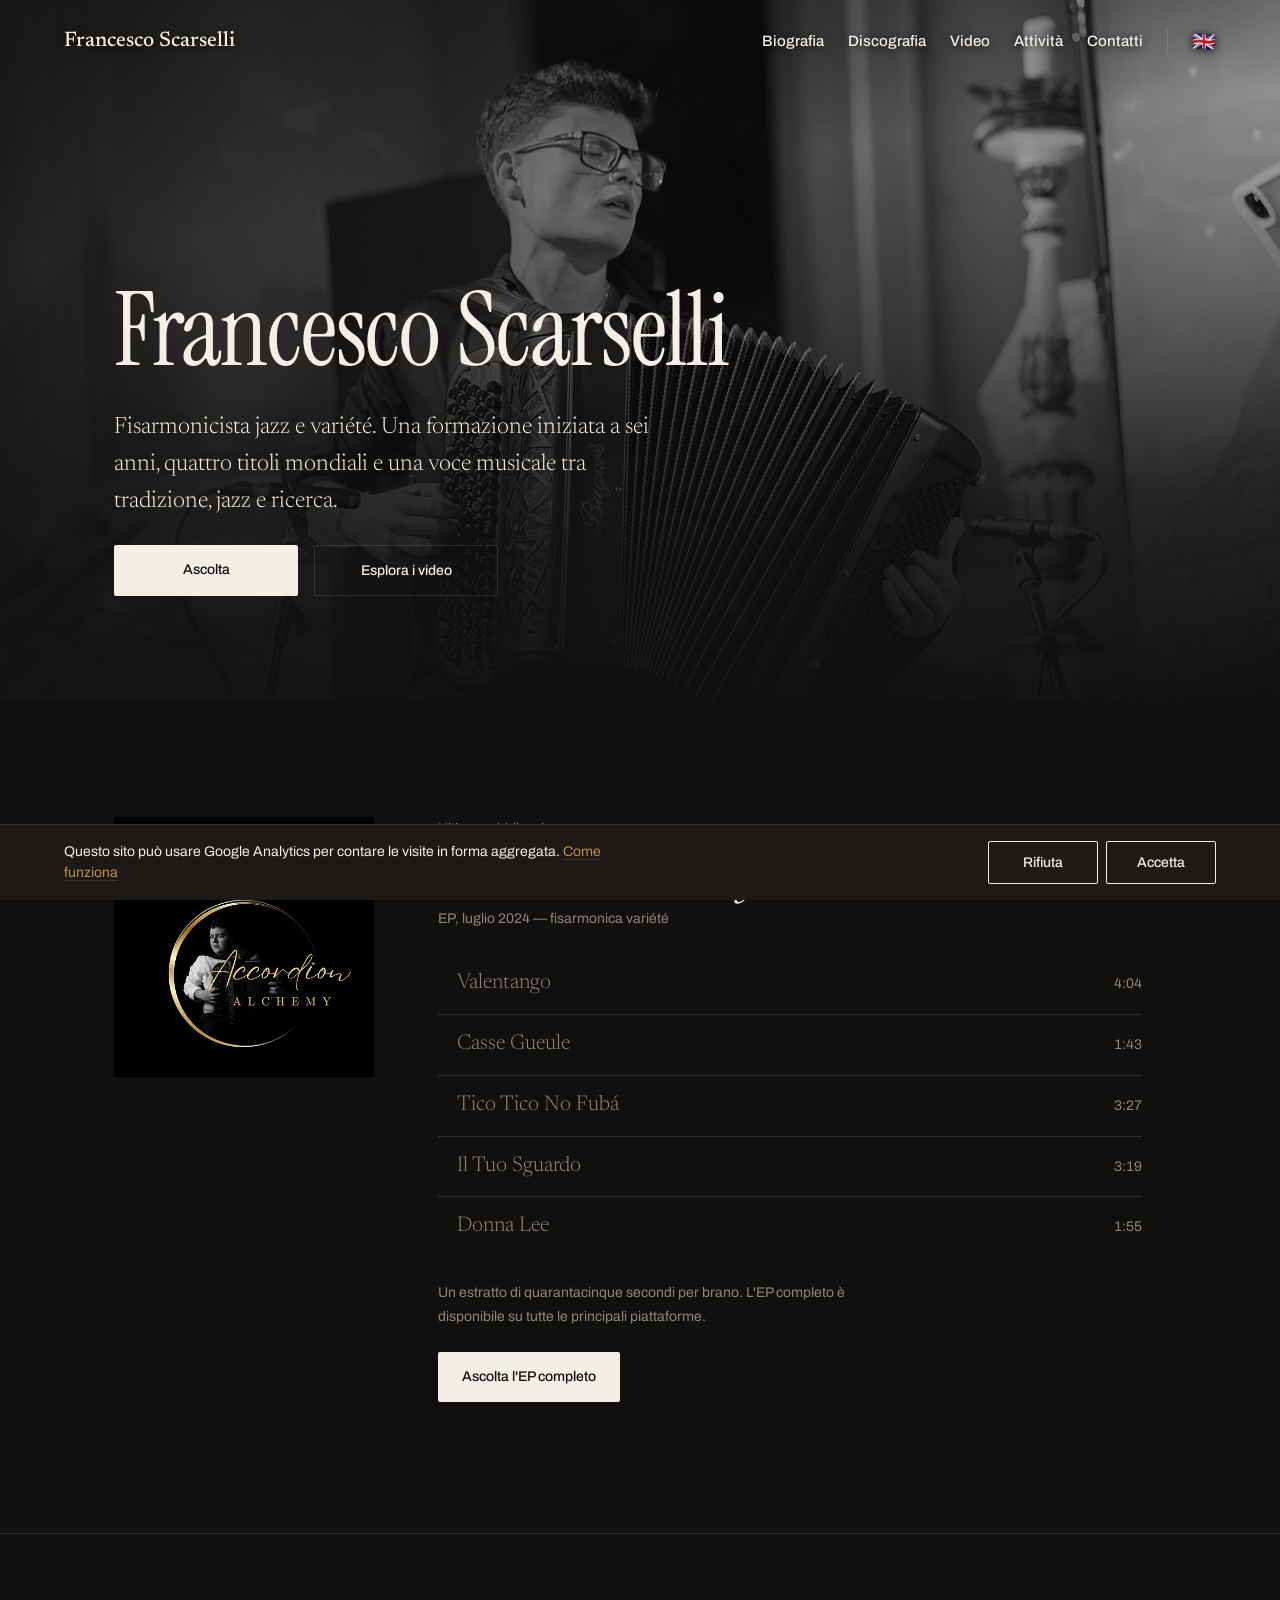
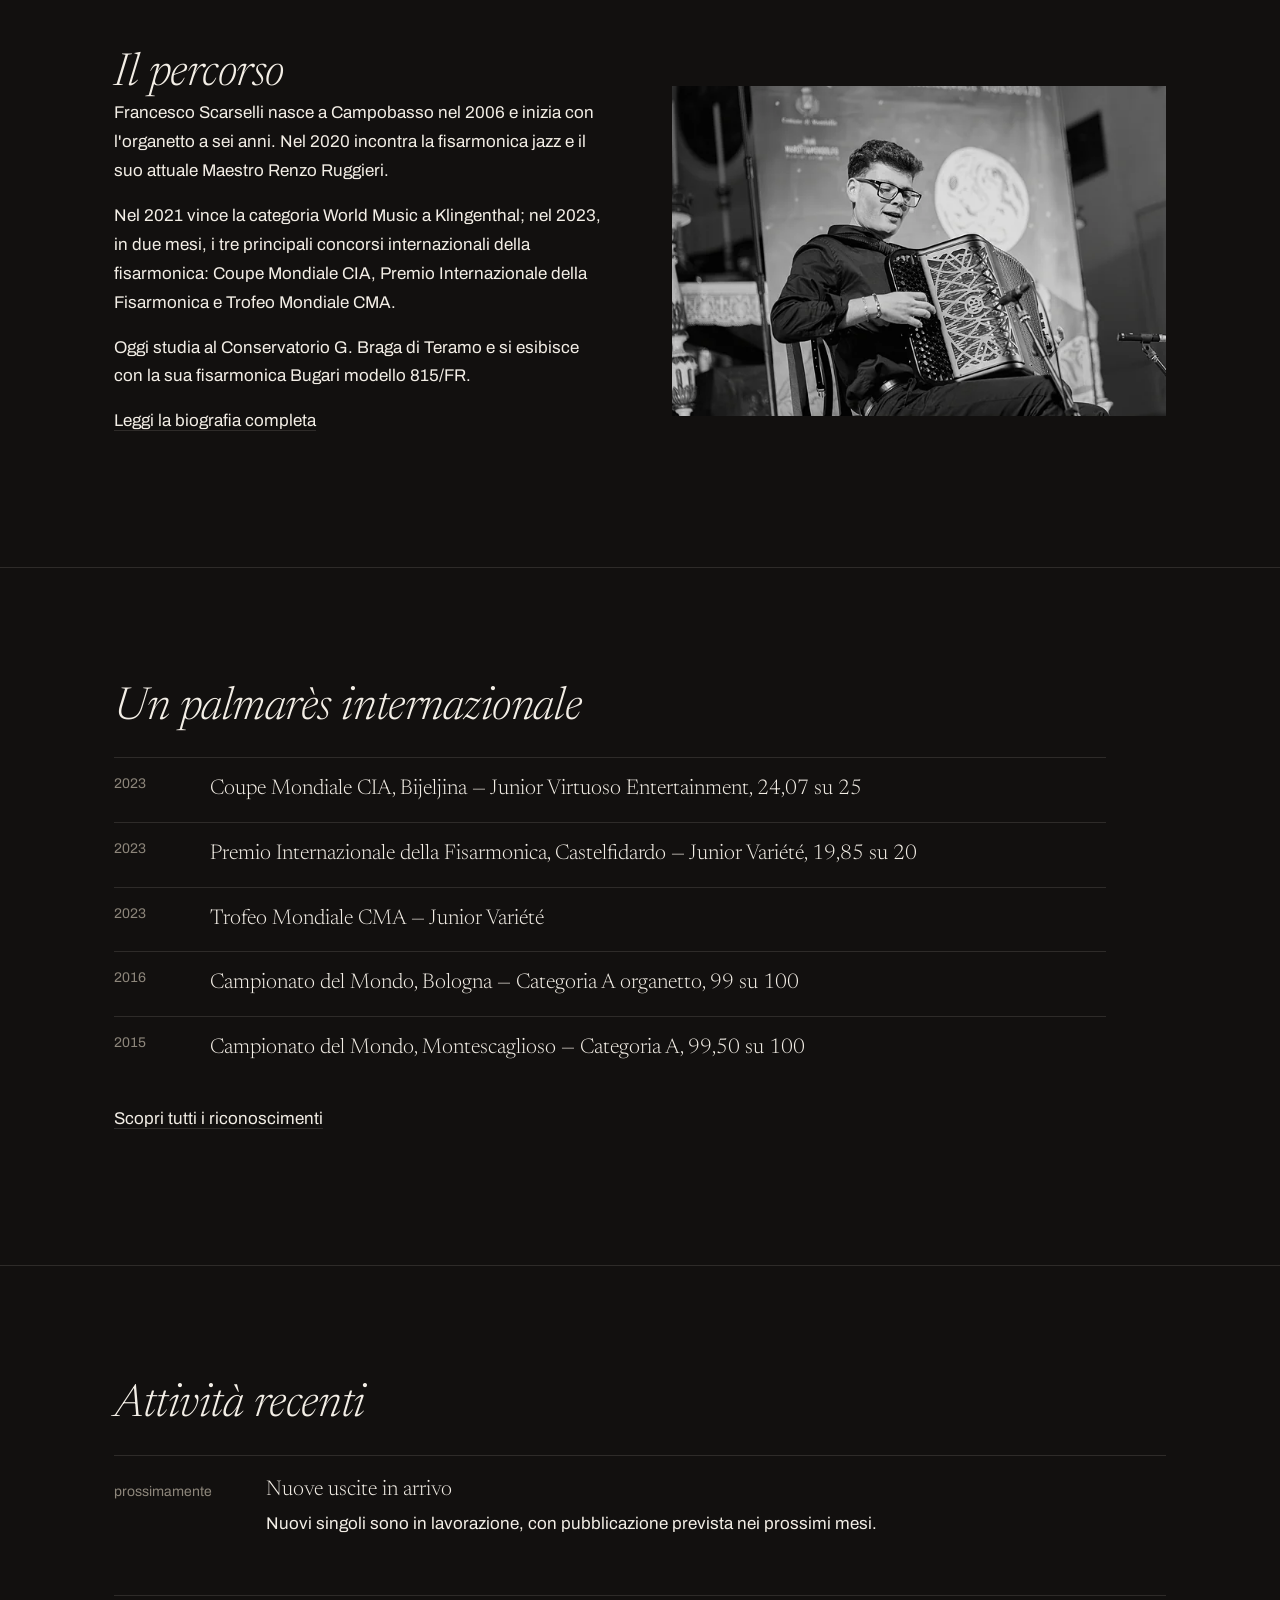
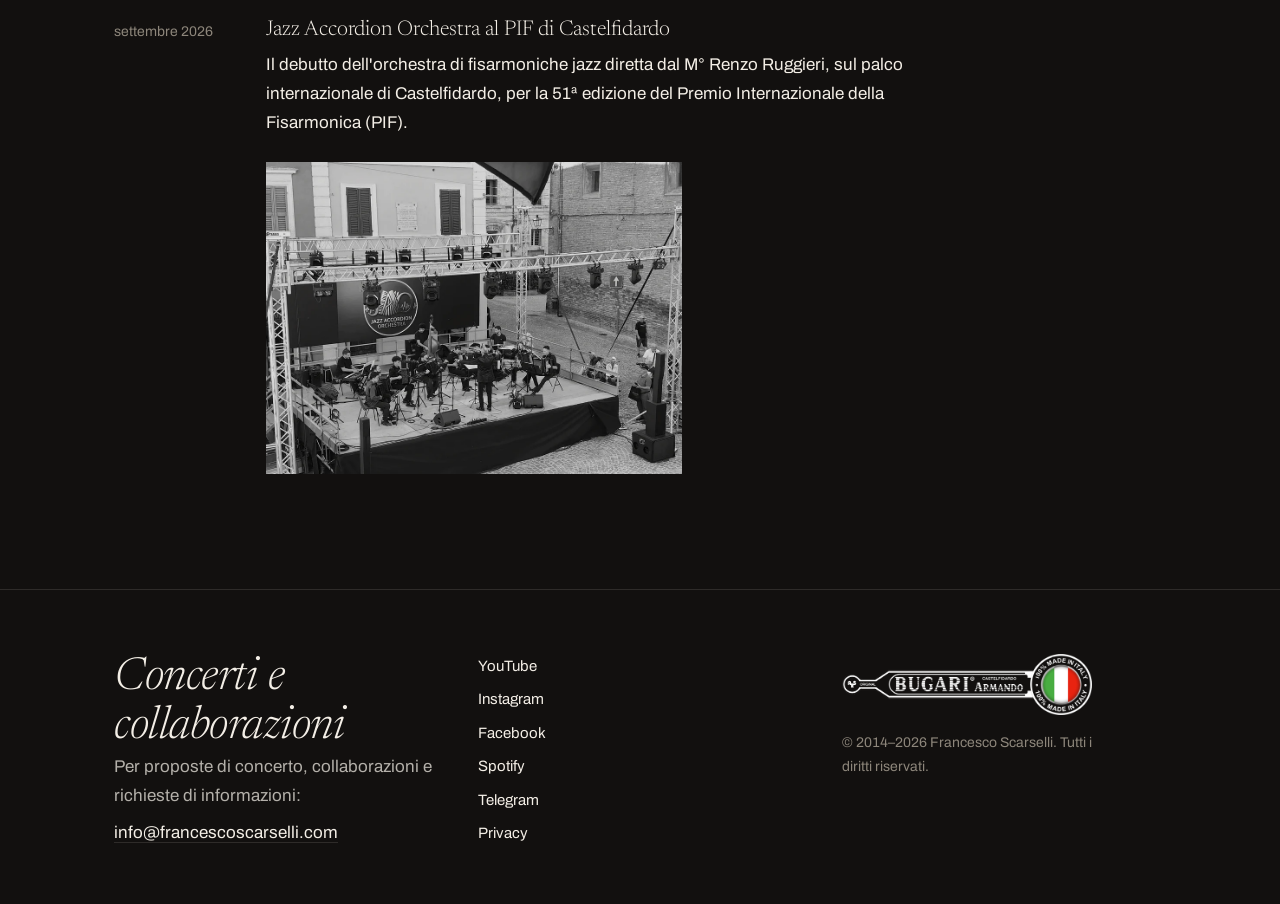
<file: index.html>
<!doctype html>
<html lang="it">
<head>
<meta charset="utf-8">
<meta name="viewport" content="width=device-width, initial-scale=1">
<title>Francesco Scarselli — fisarmonicista jazz e variété</title>
<meta name="description" content="Francesco Scarselli è un fisarmonicista jazz e variété, quattro volte campione del mondo. Scopri la sua biografia, musica e le prossime esibizioni.">
<link rel="canonical" href="https://francescoscarselli.com/">
<link rel="alternate" hreflang="it" href="https://francescoscarselli.com/">
<link rel="alternate" hreflang="en" href="https://francescoscarselli.com/en/">
<link rel="alternate" hreflang="x-default" href="https://francescoscarselli.com/">
<link rel="preload" href="assets/fonts/archivo-400.woff2" as="font" type="font/woff2" crossorigin>
<link rel="preload" href="assets/fonts/instrument-serif.woff2" as="font" type="font/woff2" crossorigin>
<link rel="preload" href="assets/fonts/newsreader-300.woff2" as="font" type="font/woff2" crossorigin>
<link rel="preload" href="assets/fonts/newsreader-500.woff2" as="font" type="font/woff2" crossorigin>
<link rel="preload" href="assets/fonts/newsreader-300-italic.woff2" as="font" type="font/woff2" crossorigin>
<link rel="preload" href="assets/fonts/archivo-500.woff2" as="font" type="font/woff2" crossorigin>
<link rel="icon" href="favicon.png" type="image/png" sizes="128x128">
<link rel="apple-touch-icon" href="apple-touch-icon.png">
<meta property="og:type" content="website">
<meta property="og:site_name" content="Francesco Scarselli">
<meta property="og:locale" content="it_IT">
<meta property="og:title" content="Francesco Scarselli — fisarmonicista jazz e variété">
<meta property="og:description" content="Francesco Scarselli è un fisarmonicista jazz e variété, quattro volte campione del mondo. Scopri la sua biografia, musica e le prossime esibizioni.">
<meta property="og:image" content="https://francescoscarselli.com/assets/img/ritratto-apertura-1280.jpg">
<meta property="og:url" content="https://francescoscarselli.com/">
<meta name="twitter:card" content="summary_large_image">
<script type="application/ld+json">
{
  "@context": "https://schema.org",
  "@type": "Person",
  "name": "Francesco Scarselli",
  "jobTitle": "Fisarmonicista",
  "birthDate": "2006-04-15",
  "birthPlace": {
    "@type": "Place",
    "name": "Campobasso, Italia"
  },
  "url": "https://francescoscarselli.com/",
  "image": "https://francescoscarselli.com/assets/img/ritratto-apertura-1280.jpg",
  "email": "info@francescoscarselli.com",
  "knowsAbout": [
    "Fisarmonica jazz",
    "Fisarmonica variété",
    "Fisarmonica diatonica",
    "Organetto"
  ],
  "award": [
    "Coupe Mondiale CIA 2023, Junior Virtuoso Entertainment",
    "Premio Internazionale della Fisarmonica 2023, Junior Variété",
    "Trofeo Mondiale CMA 2023, Junior Variété",
    "Internationaler Akkordeonwettbewerb Klingenthal 2021, World Music"
  ],
  "sameAs": [
    "https://youtube.com/@francescoscarselli",
    "https://instagram.com/francesco_scarselli",
    "https://facebook.com/francescoscarselli.official",
    "https://open.spotify.com/artist/1GVGCBt9BLbeAoKMVGDyLu"
  ]
}
</script>
<link rel="stylesheet" href="assets/css/site.css?v=fb05acfe">
</head>
<body>
<a class="salta" href="#principale">Vai al contenuto</a>
<header class="testata">
  <a class="testata-nome" href="./">Francesco Scarselli</a>
  <nav class="testata-voci" aria-label="Sezioni del sito">
    <a href="biografia">Biografia</a>
    <a href="discografia">Discografia</a>
    <a href="video">Video</a>
    <a href="./#attivita">Attività</a>
    <a href="#contatti">Contatti</a>
  </nav>
  <a class="testata-lingua" href="en/" hreflang="en" lang="en" aria-label="Passa all'inglese" title="English">🇬🇧</a>
</header>
<main id="principale">
<section class="apertura">
  <picture class="apertura-foto">
    <source media="(max-width: 640px)" type="image/webp" srcset="assets/img/apertura-stretta-480.webp 480w, assets/img/apertura-stretta-640.webp 640w, assets/img/apertura-stretta-960.webp 960w, assets/img/apertura-stretta-1280.webp 1280w" sizes="100vw">
    <source media="(max-width: 640px)" srcset="assets/img/apertura-stretta-640.jpg 640w, assets/img/apertura-stretta-960.jpg 960w" sizes="100vw">
    <source type="image/webp" srcset="assets/img/ritratto-apertura-960.webp 960w, assets/img/ritratto-apertura-1280.webp 1280w, assets/img/ritratto-apertura-1920.webp 1920w, assets/img/ritratto-apertura-2560.webp 2560w" sizes="100vw">
    <img src="assets/img/ritratto-apertura-1280.jpg" width="4000" height="2667" alt="Francesco Scarselli in concerto, gli occhi chiusi sulla fisarmonica" fetchpriority="high">
  </picture>
  <div class="apertura-velo"></div>
  <div class="contenitore apertura-testo">
    <h1>Francesco Scarselli</h1>
    <p class="apertura-frase">Fisarmonicista jazz e variété. Una formazione iniziata a sei anni, quattro titoli mondiali e una voce musicale tra tradizione, jazz e ricerca.</p>
    <p class="azioni">
      <a class="bottone" href="#ascolta">Ascolta</a>
      <a class="bottone tenue" href="video">Esplora i video</a>
    </p>
  </div>
</section>
<section class="disco sezione" id="ascolta" data-disco="Accordion Alchemy">
  <div class="contenitore disco-griglia">
    <picture class="copertina">
      <source type="image/webp" srcset="assets/img/cover-accordion-alchemy-480.webp 480w, assets/img/cover-accordion-alchemy-640.webp 640w" sizes="(max-width: 720px) 220px, 260px">
      <img src="assets/img/cover-accordion-alchemy-640.jpg" width="640" height="640" loading="lazy" alt="Copertina di Accordion Alchemy: Francesco Scarselli con la fisarmonica dentro un cerchio dorato">
    </picture>
    <div>
      <p class="minuto">Ultima pubblicazione</p>
      <h2>Accordion Alchemy</h2>
      <p class="minuto">EP, luglio 2024 — fisarmonica variété</p>
      <ol class="tracce">
        <li><button type="button" data-src="assets/audio/valentango.mp3" data-duration="244"><span class="traccia-titolo">Valentango</span><span class="minuto">4:04</span></button></li>
        <li><button type="button" data-src="assets/audio/casse-gueule.mp3" data-duration="103"><span class="traccia-titolo">Casse Gueule</span><span class="minuto">1:43</span></button></li>
        <li><button type="button" data-src="assets/audio/tico-tico-no-fuba.mp3" data-duration="207"><span class="traccia-titolo">Tico Tico No Fubá</span><span class="minuto">3:27</span></button></li>
        <li><button type="button" data-src="assets/audio/il-tuo-sguardo.mp3" data-duration="199"><span class="traccia-titolo">Il Tuo Sguardo</span><span class="minuto">3:19</span></button></li>
        <li><button type="button" data-src="assets/audio/donna-lee.mp3" data-duration="115"><span class="traccia-titolo">Donna Lee</span><span class="minuto">1:55</span></button></li>
      </ol>
      <p class="nota-audio minuto">Un estratto di quarantacinque secondi per brano. L'EP completo è disponibile su tutte le principali piattaforme.</p>
      <p class="azioni"><a class="bottone" href="https://push.fm/fl/accordionalchemy" target="_blank">Ascolta l'EP completo</a></p>
    </div>
  </div>
</section>
<section class="sezione">
  <div class="contenitore ritratto-griglia">
    <div>
      <h2>Il percorso</h2>
      <p>Francesco Scarselli nasce a Campobasso nel 2006 e inizia con l'organetto a sei anni. Nel 2020 incontra la fisarmonica jazz e il suo attuale Maestro Renzo Ruggieri.</p>
      <p>Nel 2021 vince la categoria World Music a Klingenthal; nel 2023, in due mesi, i tre principali concorsi internazionali della fisarmonica: Coupe Mondiale CIA, Premio Internazionale della Fisarmonica e Trofeo Mondiale CMA.</p>
      <p>Oggi studia al Conservatorio G. Braga di Teramo e si esibisce con la sua fisarmonica Bugari modello 815/FR.</p>
      <p><a href="biografia">Leggi la biografia completa</a></p>
    </div>
    <picture>
      <source type="image/webp" srcset="assets/img/concerto-locandina-480.webp 480w, assets/img/concerto-locandina-640.webp 640w, assets/img/concerto-locandina-960.webp 960w, assets/img/concerto-locandina-1280.webp 1280w" sizes="(max-width: 860px) 100vw, 46vw">
      <img src="assets/img/concerto-locandina-1280.jpg" width="4000" height="2667" loading="lazy" alt="Francesco Scarselli suona la fisarmonica Bugari, con il fondale del festival illuminato alle spalle">
    </picture>
  </div>
</section>
<section class="sezione">
  <div class="contenitore">
    <h2>Un palmarès internazionale</h2>
    <ol class="albo">
      <li><span class="minuto">2023</span><span>Coupe Mondiale CIA, Bijeljina — Junior Virtuoso Entertainment, 24,07 su 25</span></li>
      <li><span class="minuto">2023</span><span>Premio Internazionale della Fisarmonica, Castelfidardo — Junior Variété, 19,85 su 20</span></li>
      <li><span class="minuto">2023</span><span>Trofeo Mondiale CMA — Junior Variété</span></li>
      <li><span class="minuto">2016</span><span>Campionato del Mondo, Bologna — Categoria A organetto, 99 su 100</span></li>
      <li><span class="minuto">2015</span><span>Campionato del Mondo, Montescaglioso — Categoria A, 99,50 su 100</span></li>
    </ol>
    <p><a href="biografia#riconoscimenti">Scopri tutti i riconoscimenti</a></p>
  </div>
</section>
<section class="sezione" id="attivita">
  <div class="contenitore">
    <h2>Attività recenti</h2>
    <div class="diario">
      <article>
        <p class="minuto">prossimamente</p>
        <div>
          <h3>Nuove uscite in arrivo</h3>
          <p>Nuovi singoli sono in lavorazione, con pubblicazione prevista nei prossimi mesi.</p>
        </div>
      </article>
      <article>
        <p class="minuto">settembre 2026</p>
        <div>
          <h3>Jazz Accordion Orchestra al PIF di Castelfidardo</h3>
          <p>Il debutto dell'orchestra di fisarmoniche jazz diretta dal M° Renzo Ruggieri, sul palco internazionale di Castelfidardo, per la 51ª edizione del Premio Internazionale della Fisarmonica (PIF).</p>
          <picture>
            <source type="image/webp" srcset="assets/img/jao-castelfidardo-640.webp 640w, assets/img/jao-castelfidardo-960.webp 960w, assets/img/jao-castelfidardo-1280.webp 1280w" sizes="(max-width: 640px) 100vw, 42rem">
            <img src="assets/img/jao-castelfidardo-960.jpg" width="960" height="720" loading="lazy" alt="La Jazz Accordion Orchestra sul palco di Piazza della Repubblica a Castelfidardo, diretta da Renzo Ruggieri">
          </picture>
        </div>
      </article>
      <!-- Worldwide Accordionists: nascosto finché il canale non cresce
      <article>
        <p class="minuto">agosto 2026</p>
        <div>
          <h3>Nasce Worldwide Accordionists</h3>
          <p>Apre il canale Telegram della community internazionale di fisarmonicisti fondata da Francesco Scarselli.</p>
        </div>
      </article>
      -->
    </div>
  </div>
</section>
<!-- Worldwide Accordionists: nascosto finché il canale non cresce
<section class="sezione community">
  <div class="contenitore community-griglia">
    <img class="logo-canale" src="assets/img/marchi/worldwide-accordionists.png?v=06b017e7" width="520" height="520" loading="lazy" alt="">
    <div>
      <h2>Worldwide Accordionists</h2>
    <p>Un punto di incontro per fisarmonicisti di ogni paese: nuove uscite, concorsi internazionali, repertorio e confronto diretto tra chi suona lo strumento.</p>
    <p class="azioni">
      <a class="bottone" href="https://t.me/worldwideaccordionists" target="_blank">Segui il canale Telegram</a>
    </p>
    </div>
  </div>
</section>
-->
</main>
<footer class="piede" id="contatti">
  <div class="contenitore piede-griglia">
    <div>
      <h2>Concerti e collaborazioni</h2>
      <p class="piede-invito">Per proposte di concerto, collaborazioni e richieste di informazioni:</p>
      <p><a href="mailto:info@francescoscarselli.com">info@francescoscarselli.com</a></p>
    </div>
    <nav aria-label="Profili social">
      <a href="https://youtube.com/@francescoscarselli" target="_blank">YouTube</a>
      <a href="https://instagram.com/francesco_scarselli" target="_blank">Instagram</a>
      <a href="https://facebook.com/francescoscarselli.official" target="_blank">Facebook</a>
      <a href="https://open.spotify.com/artist/1GVGCBt9BLbeAoKMVGDyLu" target="_blank">Spotify</a>
      <a href="https://t.me/francescoscarselli" target="_blank">Telegram</a>
      <a href="privacy">Privacy</a>
    </nav>
    <div class="piede-chiusura">
      <p class="marchio"><img src="assets/img/marchi/bugari-armando.png?v=1f109468" width="620" height="153" loading="lazy" alt="Bugari Armando Accordions, Castelfidardo"></p>
      <p class="minuto piede-nota">&copy; 2014–2026 Francesco Scarselli. Tutti i diritti riservati.</p>
    </div>
  </div>
</footer>
<script type="module" src="assets/js/player.js?v=7bae52b1"></script>
<script type="module" src="assets/js/nav.js?v=cbcdaef7"></script>
<script type="module" src="assets/js/video.js?v=ce2b195b"></script>
<script type="module" src="assets/js/consenso.js?v=8397af10"></script>
</body>
</html>
</file>
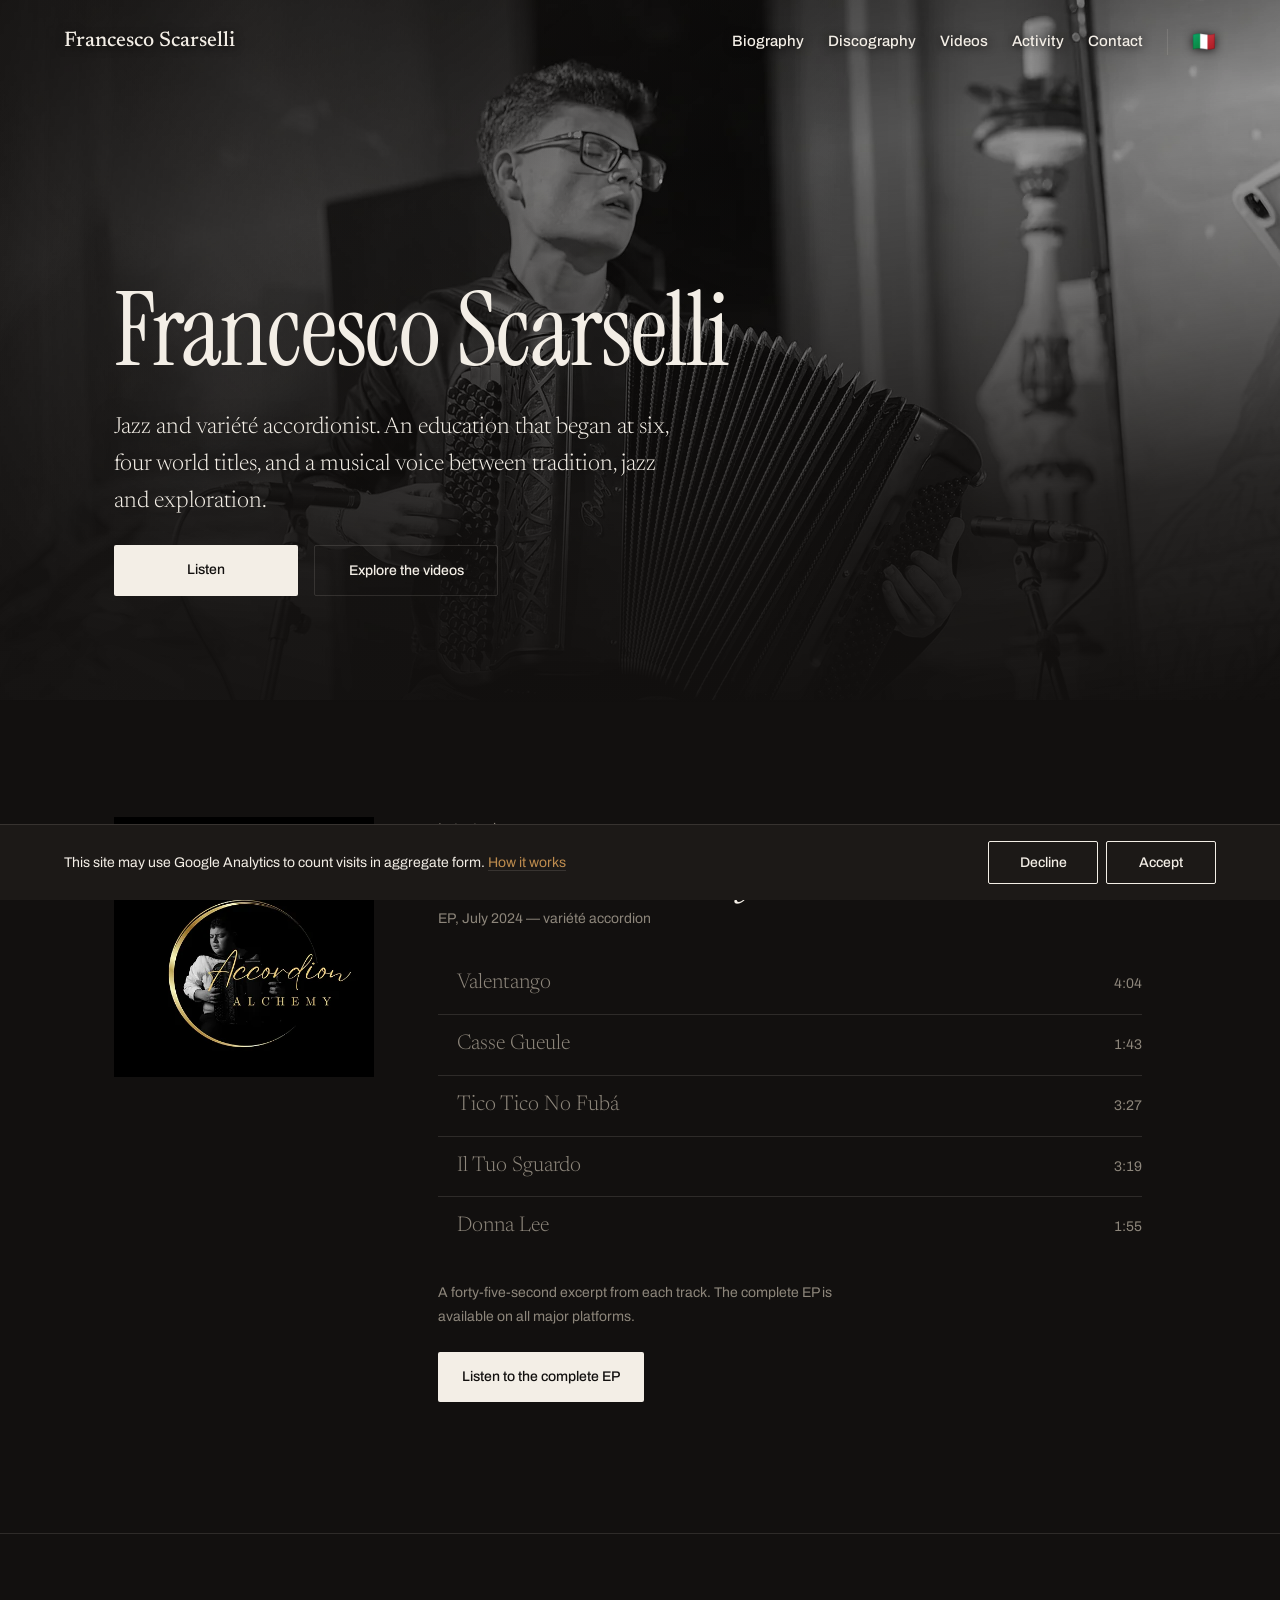
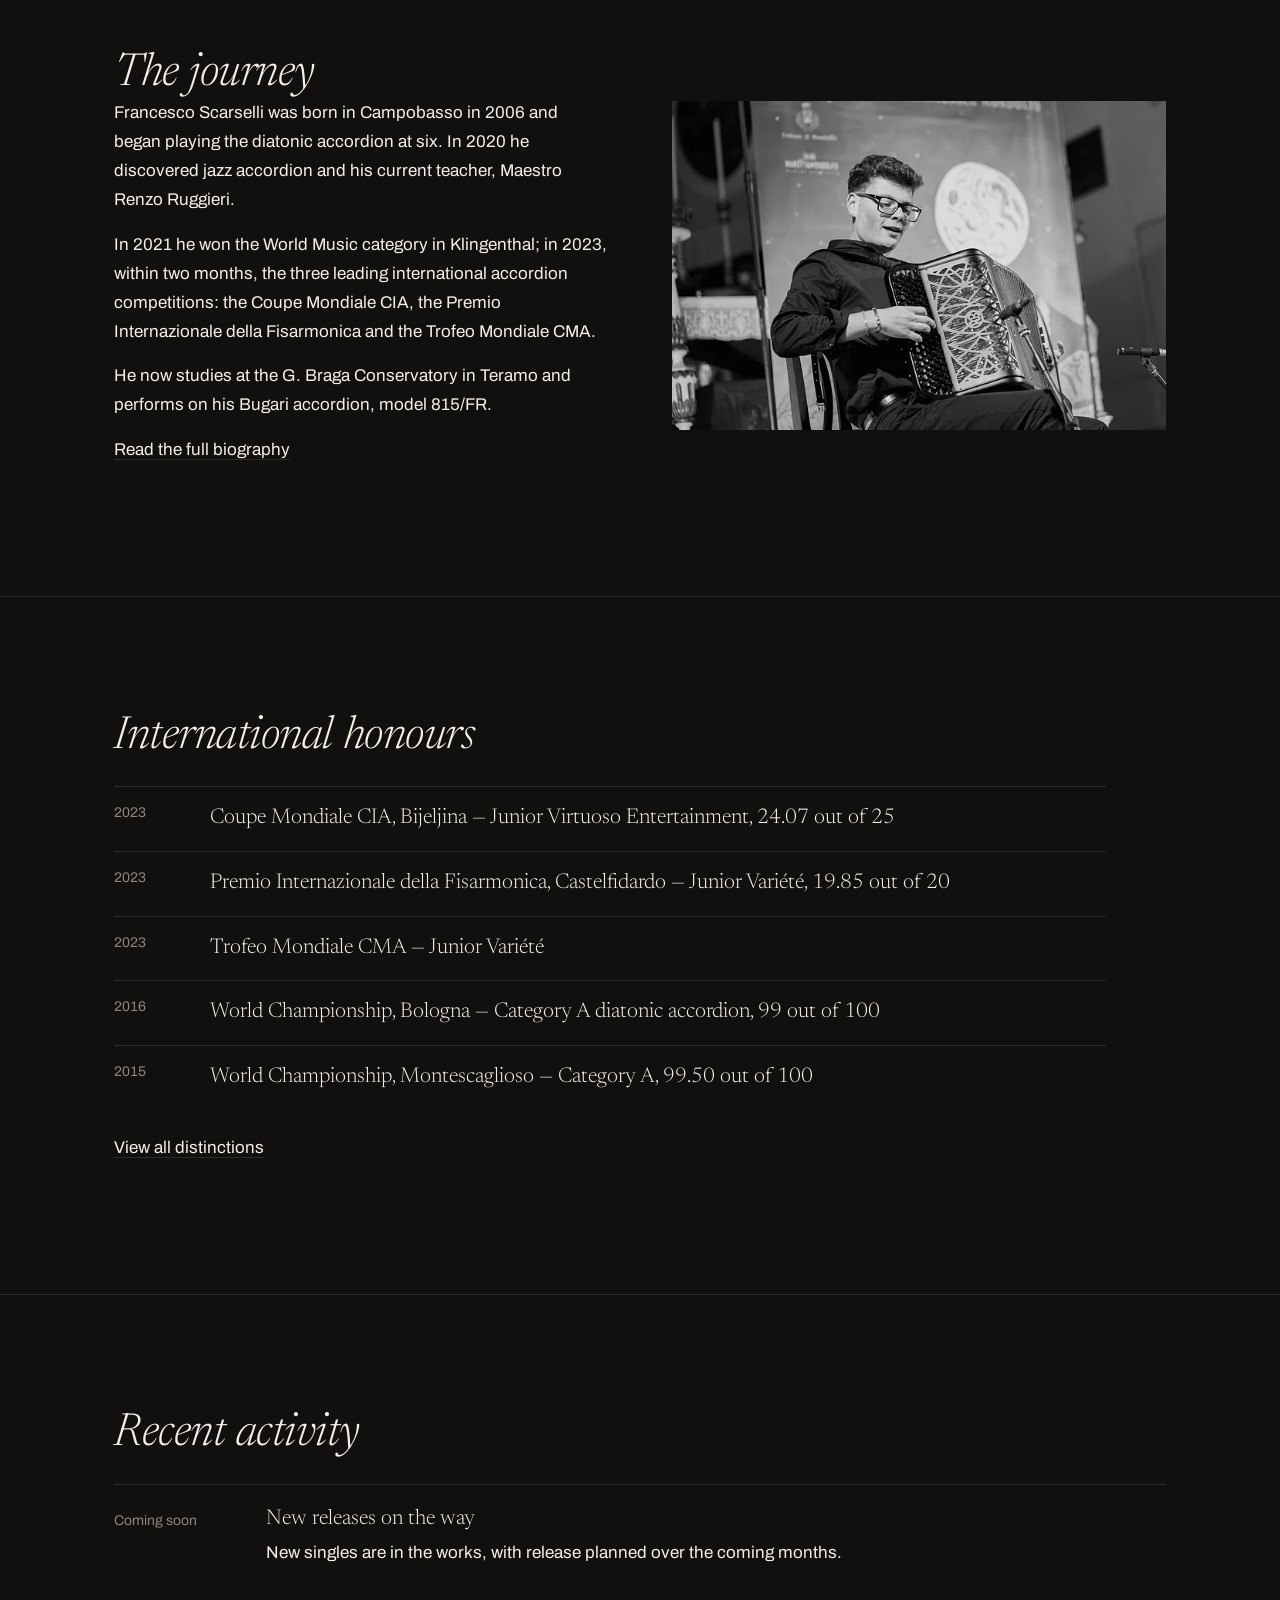
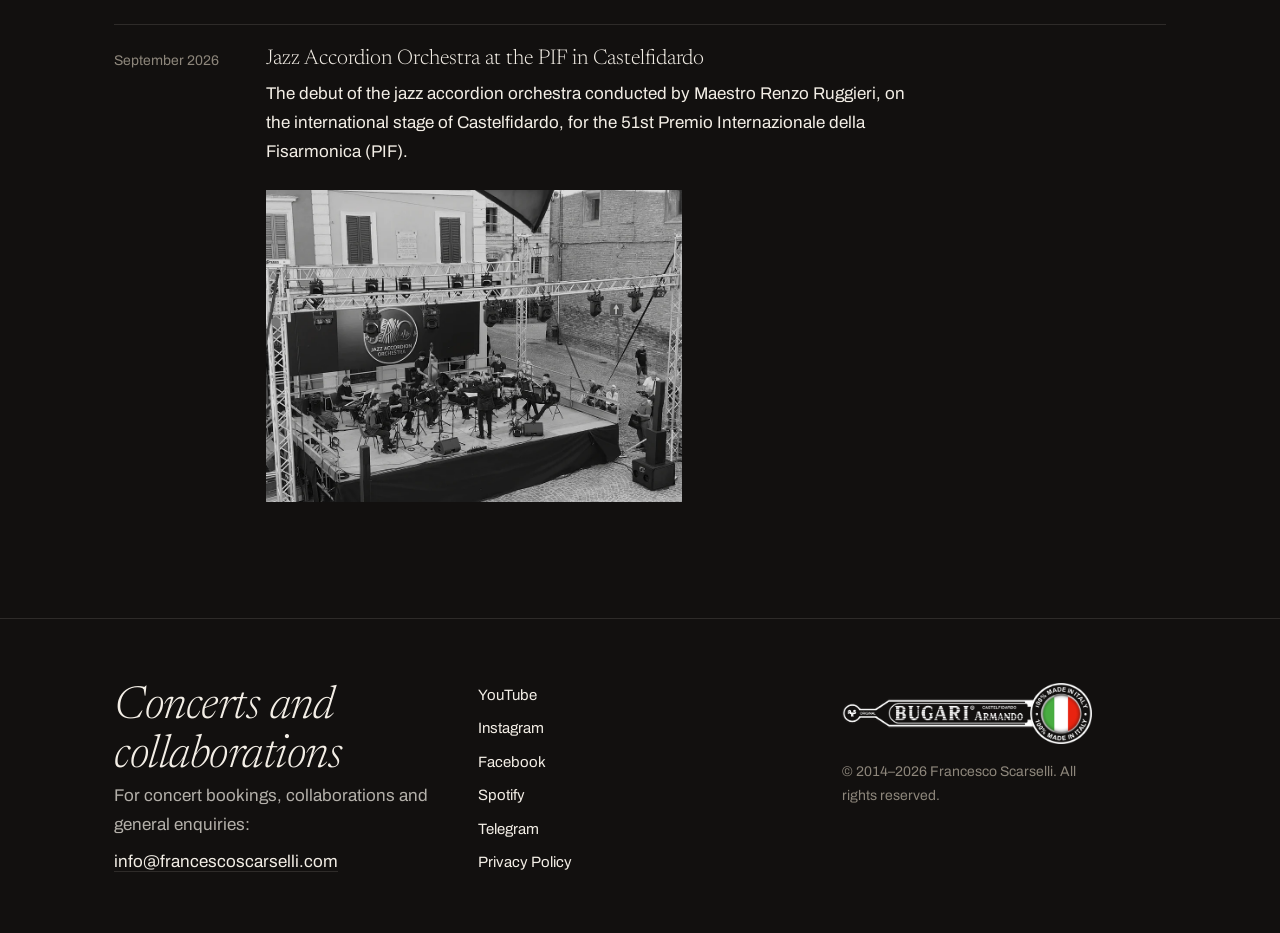
<file: en/index.html>
<!doctype html>
<html lang="en">
<head>
<meta charset="utf-8">
<meta name="viewport" content="width=device-width, initial-scale=1">
<title>Francesco Scarselli — jazz and variété accordionist</title>
<meta name="description" content="Francesco Scarselli is a jazz and variété accordionist and four-time world champion. Discover his biography, music and upcoming performances.">
<link rel="canonical" href="https://francescoscarselli.com/en/">
<link rel="alternate" hreflang="it" href="https://francescoscarselli.com/">
<link rel="alternate" hreflang="en" href="https://francescoscarselli.com/en/">
<link rel="alternate" hreflang="x-default" href="https://francescoscarselli.com/">
<link rel="preload" href="../assets/fonts/archivo-400.woff2" as="font" type="font/woff2" crossorigin>
<link rel="preload" href="../assets/fonts/instrument-serif.woff2" as="font" type="font/woff2" crossorigin>
<link rel="preload" href="../assets/fonts/newsreader-300.woff2" as="font" type="font/woff2" crossorigin>
<link rel="preload" href="../assets/fonts/newsreader-500.woff2" as="font" type="font/woff2" crossorigin>
<link rel="preload" href="../assets/fonts/newsreader-300-italic.woff2" as="font" type="font/woff2" crossorigin>
<link rel="preload" href="../assets/fonts/archivo-500.woff2" as="font" type="font/woff2" crossorigin>
<link rel="icon" href="../favicon.png" type="image/png" sizes="128x128">
<link rel="apple-touch-icon" href="../apple-touch-icon.png">
<meta property="og:type" content="website">
<meta property="og:site_name" content="Francesco Scarselli">
<meta property="og:locale" content="en_GB">
<meta property="og:title" content="Francesco Scarselli — jazz and variété accordionist">
<meta property="og:description" content="Francesco Scarselli is a jazz and variété accordionist and four-time world champion. Discover his biography, music and upcoming performances.">
<meta property="og:image" content="https://francescoscarselli.com/assets/img/ritratto-apertura-1280.jpg">
<meta property="og:url" content="https://francescoscarselli.com/en/">
<meta name="twitter:card" content="summary_large_image">
<script type="application/ld+json">
{
  "@context": "https://schema.org",
  "@type": "Person",
  "name": "Francesco Scarselli",
  "jobTitle": "Accordionist",
  "birthDate": "2006-04-15",
  "birthPlace": {
    "@type": "Place",
    "name": "Campobasso, Italy"
  },
  "url": "https://francescoscarselli.com/en/",
  "image": "https://francescoscarselli.com/assets/img/ritratto-apertura-1280.jpg",
  "email": "info@francescoscarselli.com",
  "knowsAbout": [
    "Jazz accordion",
    "Variété accordion",
    "Diatonic accordion"
  ],
  "award": [
    "Coupe Mondiale CIA 2023, Junior Virtuoso Entertainment",
    "Premio Internazionale della Fisarmonica 2023, Junior Variété",
    "Trofeo Mondiale CMA 2023, Junior Variété",
    "Internationaler Akkordeonwettbewerb Klingenthal 2021, World Music"
  ],
  "sameAs": [
    "https://youtube.com/@francescoscarselli",
    "https://instagram.com/francesco_scarselli",
    "https://facebook.com/francescoscarselli.official",
    "https://open.spotify.com/artist/1GVGCBt9BLbeAoKMVGDyLu"
  ]
}
</script>
<link rel="stylesheet" href="../assets/css/site.css?v=fb05acfe">
</head>
<body>
<a class="salta" href="#principale">Skip to content</a>
<header class="testata">
  <a class="testata-nome" href="./">Francesco Scarselli</a>
  <nav class="testata-voci" aria-label="Site sections">
    <a href="biography">Biography</a>
    <a href="discography">Discography</a>
    <a href="videos">Videos</a>
    <a href="./#attivita">Activity</a>
    <a href="#contatti">Contact</a>
  </nav>
  <a class="testata-lingua" href="../" hreflang="it" lang="it" aria-label="Switch to Italian" title="Italiano">🇮🇹</a>
</header>
<main id="principale">
<section class="apertura">
  <picture class="apertura-foto">
    <source media="(max-width: 640px)" type="image/webp" srcset="../assets/img/apertura-stretta-480.webp 480w, ../assets/img/apertura-stretta-640.webp 640w, ../assets/img/apertura-stretta-960.webp 960w, ../assets/img/apertura-stretta-1280.webp 1280w" sizes="100vw">
    <source media="(max-width: 640px)" srcset="../assets/img/apertura-stretta-640.jpg 640w, ../assets/img/apertura-stretta-960.jpg 960w" sizes="100vw">
    <source type="image/webp" srcset="../assets/img/ritratto-apertura-960.webp 960w, ../assets/img/ritratto-apertura-1280.webp 1280w, ../assets/img/ritratto-apertura-1920.webp 1920w, ../assets/img/ritratto-apertura-2560.webp 2560w" sizes="100vw">
    <img src="../assets/img/ritratto-apertura-1280.jpg" width="4000" height="2667" alt="Francesco Scarselli in concert, eyes closed over the accordion" fetchpriority="high">
  </picture>
  <div class="apertura-velo"></div>
  <div class="contenitore apertura-testo">
    <h1>Francesco Scarselli</h1>
    <p class="apertura-frase">Jazz and variété accordionist. An education that began at six, four world titles, and a musical voice between tradition, jazz and exploration.</p>
    <p class="azioni">
      <a class="bottone" href="#ascolta">Listen</a>
      <a class="bottone tenue" href="videos">Explore the videos</a>
    </p>
  </div>
</section>
<section class="disco sezione" id="ascolta" data-disco="Accordion Alchemy">
  <div class="contenitore disco-griglia">
    <picture class="copertina">
      <source type="image/webp" srcset="../assets/img/cover-accordion-alchemy-480.webp 480w, ../assets/img/cover-accordion-alchemy-640.webp 640w" sizes="(max-width: 720px) 220px, 260px">
      <img src="../assets/img/cover-accordion-alchemy-640.jpg" width="640" height="640" loading="lazy" alt="Accordion Alchemy cover: Francesco Scarselli with his accordion inside a golden circle">
    </picture>
    <div>
      <p class="minuto">Latest release</p>
      <h2>Accordion Alchemy</h2>
      <p class="minuto">EP, July 2024 — variété accordion</p>
      <ol class="tracce">
        <li><button type="button" data-src="../assets/audio/valentango.mp3" data-duration="244"><span class="traccia-titolo">Valentango</span><span class="minuto">4:04</span></button></li>
        <li><button type="button" data-src="../assets/audio/casse-gueule.mp3" data-duration="103"><span class="traccia-titolo">Casse Gueule</span><span class="minuto">1:43</span></button></li>
        <li><button type="button" data-src="../assets/audio/tico-tico-no-fuba.mp3" data-duration="207"><span class="traccia-titolo">Tico Tico No Fubá</span><span class="minuto">3:27</span></button></li>
        <li><button type="button" data-src="../assets/audio/il-tuo-sguardo.mp3" data-duration="199"><span class="traccia-titolo">Il Tuo Sguardo</span><span class="minuto">3:19</span></button></li>
        <li><button type="button" data-src="../assets/audio/donna-lee.mp3" data-duration="115"><span class="traccia-titolo">Donna Lee</span><span class="minuto">1:55</span></button></li>
      </ol>
      <p class="nota-audio minuto">A forty-five-second excerpt from each track. The complete EP is available on all major platforms.</p>
      <p class="azioni"><a class="bottone" href="https://push.fm/fl/accordionalchemy" target="_blank">Listen to the complete EP</a></p>
    </div>
  </div>
</section>
<section class="sezione">
  <div class="contenitore ritratto-griglia">
    <div>
      <h2>The journey</h2>
      <p>Francesco Scarselli was born in Campobasso in 2006 and began playing the diatonic accordion at six. In 2020 he discovered jazz accordion and his current teacher, Maestro Renzo Ruggieri.</p>
      <p>In 2021 he won the World Music category in Klingenthal; in 2023, within two months, the three leading international accordion competitions: the Coupe Mondiale CIA, the Premio Internazionale della Fisarmonica and the Trofeo Mondiale CMA.</p>
      <p>He now studies at the G. Braga Conservatory in Teramo and performs on his Bugari accordion, model 815/FR.</p>
      <p><a href="biography">Read the full biography</a></p>
    </div>
    <picture>
      <source type="image/webp" srcset="../assets/img/concerto-locandina-480.webp 480w, ../assets/img/concerto-locandina-640.webp 640w, ../assets/img/concerto-locandina-960.webp 960w, ../assets/img/concerto-locandina-1280.webp 1280w" sizes="(max-width: 860px) 100vw, 46vw">
      <img src="../assets/img/concerto-locandina-1280.jpg" width="4000" height="2667" loading="lazy" alt="Francesco Scarselli playing his Bugari accordion, the festival backdrop lit behind him">
    </picture>
  </div>
</section>
<section class="sezione">
  <div class="contenitore">
    <h2>International honours</h2>
    <ol class="albo">
      <li><span class="minuto">2023</span><span>Coupe Mondiale CIA, Bijeljina — Junior Virtuoso Entertainment, 24.07 out of 25</span></li>
      <li><span class="minuto">2023</span><span>Premio Internazionale della Fisarmonica, Castelfidardo — Junior Variété, 19.85 out of 20</span></li>
      <li><span class="minuto">2023</span><span>Trofeo Mondiale CMA — Junior Variété</span></li>
      <li><span class="minuto">2016</span><span>World Championship, Bologna — Category A diatonic accordion, 99 out of 100</span></li>
      <li><span class="minuto">2015</span><span>World Championship, Montescaglioso — Category A, 99.50 out of 100</span></li>
    </ol>
    <p><a href="biography#riconoscimenti">View all distinctions</a></p>
  </div>
</section>
<section class="sezione" id="attivita">
  <div class="contenitore">
    <h2>Recent activity</h2>
    <div class="diario">
      <article>
        <p class="minuto">Coming soon</p>
        <div>
          <h3>New releases on the way</h3>
          <p>New singles are in the works, with release planned over the coming months.</p>
        </div>
      </article>
      <article>
        <p class="minuto">September 2026</p>
        <div>
          <h3>Jazz Accordion Orchestra at the PIF in Castelfidardo</h3>
          <p>The debut of the jazz accordion orchestra conducted by Maestro Renzo Ruggieri, on the international stage of Castelfidardo, for the 51st Premio Internazionale della Fisarmonica (PIF).</p>
          <picture>
            <source type="image/webp" srcset="../assets/img/jao-castelfidardo-640.webp 640w, ../assets/img/jao-castelfidardo-960.webp 960w, ../assets/img/jao-castelfidardo-1280.webp 1280w" sizes="(max-width: 640px) 100vw, 42rem">
            <img src="../assets/img/jao-castelfidardo-960.jpg" width="960" height="720" loading="lazy" alt="The Jazz Accordion Orchestra on stage in Piazza della Repubblica in Castelfidardo, with Renzo Ruggieri conducting">
          </picture>
        </div>
      </article>
      <!-- Worldwide Accordionists: nascosto finché il canale non cresce
      <article>
        <p class="minuto">August 2026</p>
        <div>
          <h3>Worldwide Accordionists launches</h3>
          <p>The Telegram channel of the international accordionists' community founded by Francesco Scarselli goes live.</p>
        </div>
      </article>
      -->
    </div>
  </div>
</section>
<!-- Worldwide Accordionists: nascosto finché il canale non cresce
<section class="sezione community">
  <div class="contenitore community-griglia">
    <img class="logo-canale" src="../assets/img/marchi/worldwide-accordionists.png?v=06b017e7" width="520" height="520" loading="lazy" alt="">
    <div>
      <h2>Worldwide Accordionists</h2>
    <p>A meeting point for accordionists from every country: new releases, international competitions, repertoire and direct exchange between players.</p>
    <p class="azioni">
      <a class="bottone" href="https://t.me/worldwideaccordionists" target="_blank">Follow the Telegram channel</a>
    </p>
    </div>
    </div>
  </div>
</section>
-->
</main>
<footer class="piede" id="contatti">
  <div class="contenitore piede-griglia">
    <div>
      <h2>Concerts and collaborations</h2>
      <p class="piede-invito">For concert bookings, collaborations and general enquiries:</p>
      <p><a href="mailto:info@francescoscarselli.com">info@francescoscarselli.com</a></p>
    </div>
    <nav aria-label="Social profiles">
      <a href="https://youtube.com/@francescoscarselli" target="_blank">YouTube</a>
      <a href="https://instagram.com/francesco_scarselli" target="_blank">Instagram</a>
      <a href="https://facebook.com/francescoscarselli.official" target="_blank">Facebook</a>
      <a href="https://open.spotify.com/artist/1GVGCBt9BLbeAoKMVGDyLu" target="_blank">Spotify</a>
      <a href="https://t.me/francescoscarselli" target="_blank">Telegram</a>
      <a href="privacy">Privacy Policy</a>
    </nav>
    <div class="piede-chiusura">
      <p class="marchio"><img src="../assets/img/marchi/bugari-armando.png?v=1f109468" width="620" height="153" loading="lazy" alt="Bugari Armando Accordions, Castelfidardo"></p>
      <p class="minuto piede-nota">&copy; 2014–2026 Francesco Scarselli. All rights reserved.</p>
    </div>
  </div>
</footer>
<script type="module" src="../assets/js/player.js?v=7bae52b1"></script>
<script type="module" src="../assets/js/nav.js?v=cbcdaef7"></script>
<script type="module" src="../assets/js/video.js?v=ce2b195b"></script>
<script type="module" src="../assets/js/consenso.js?v=8397af10"></script>
</body>
</html>
</file>
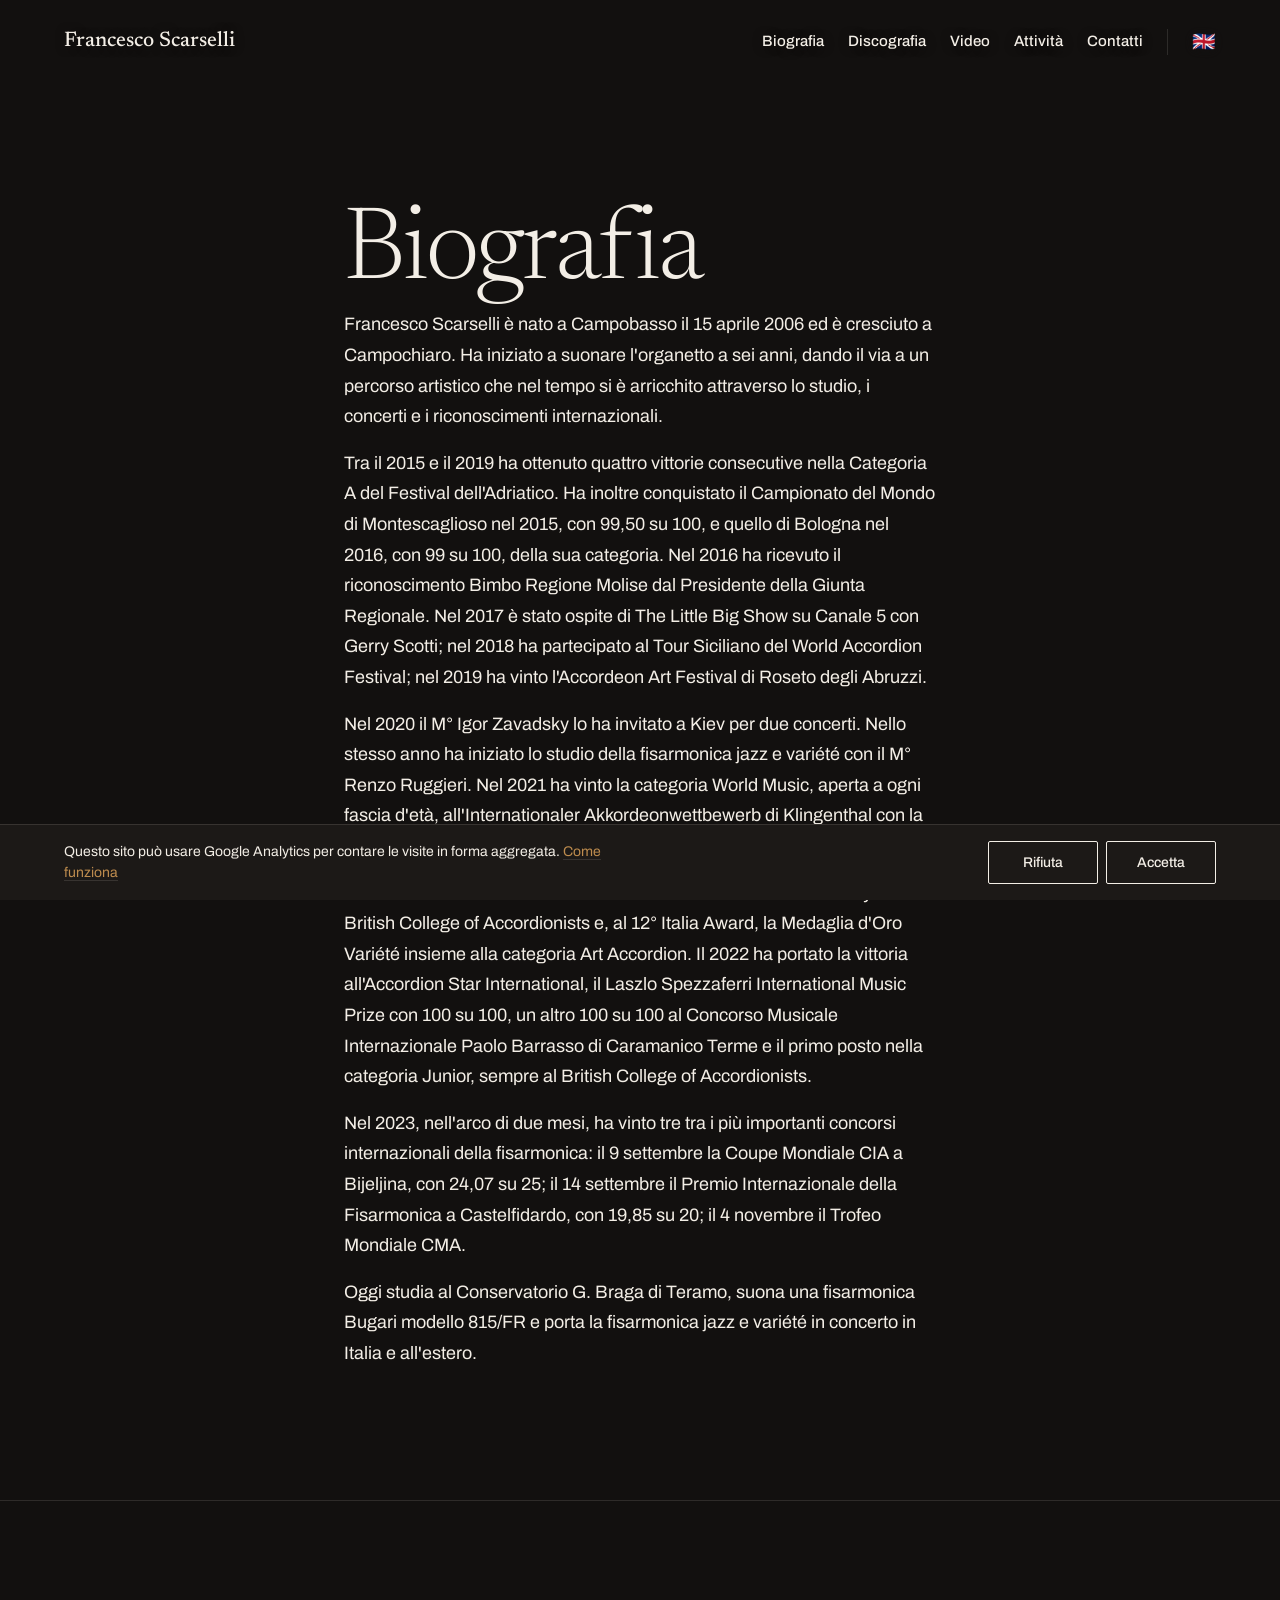
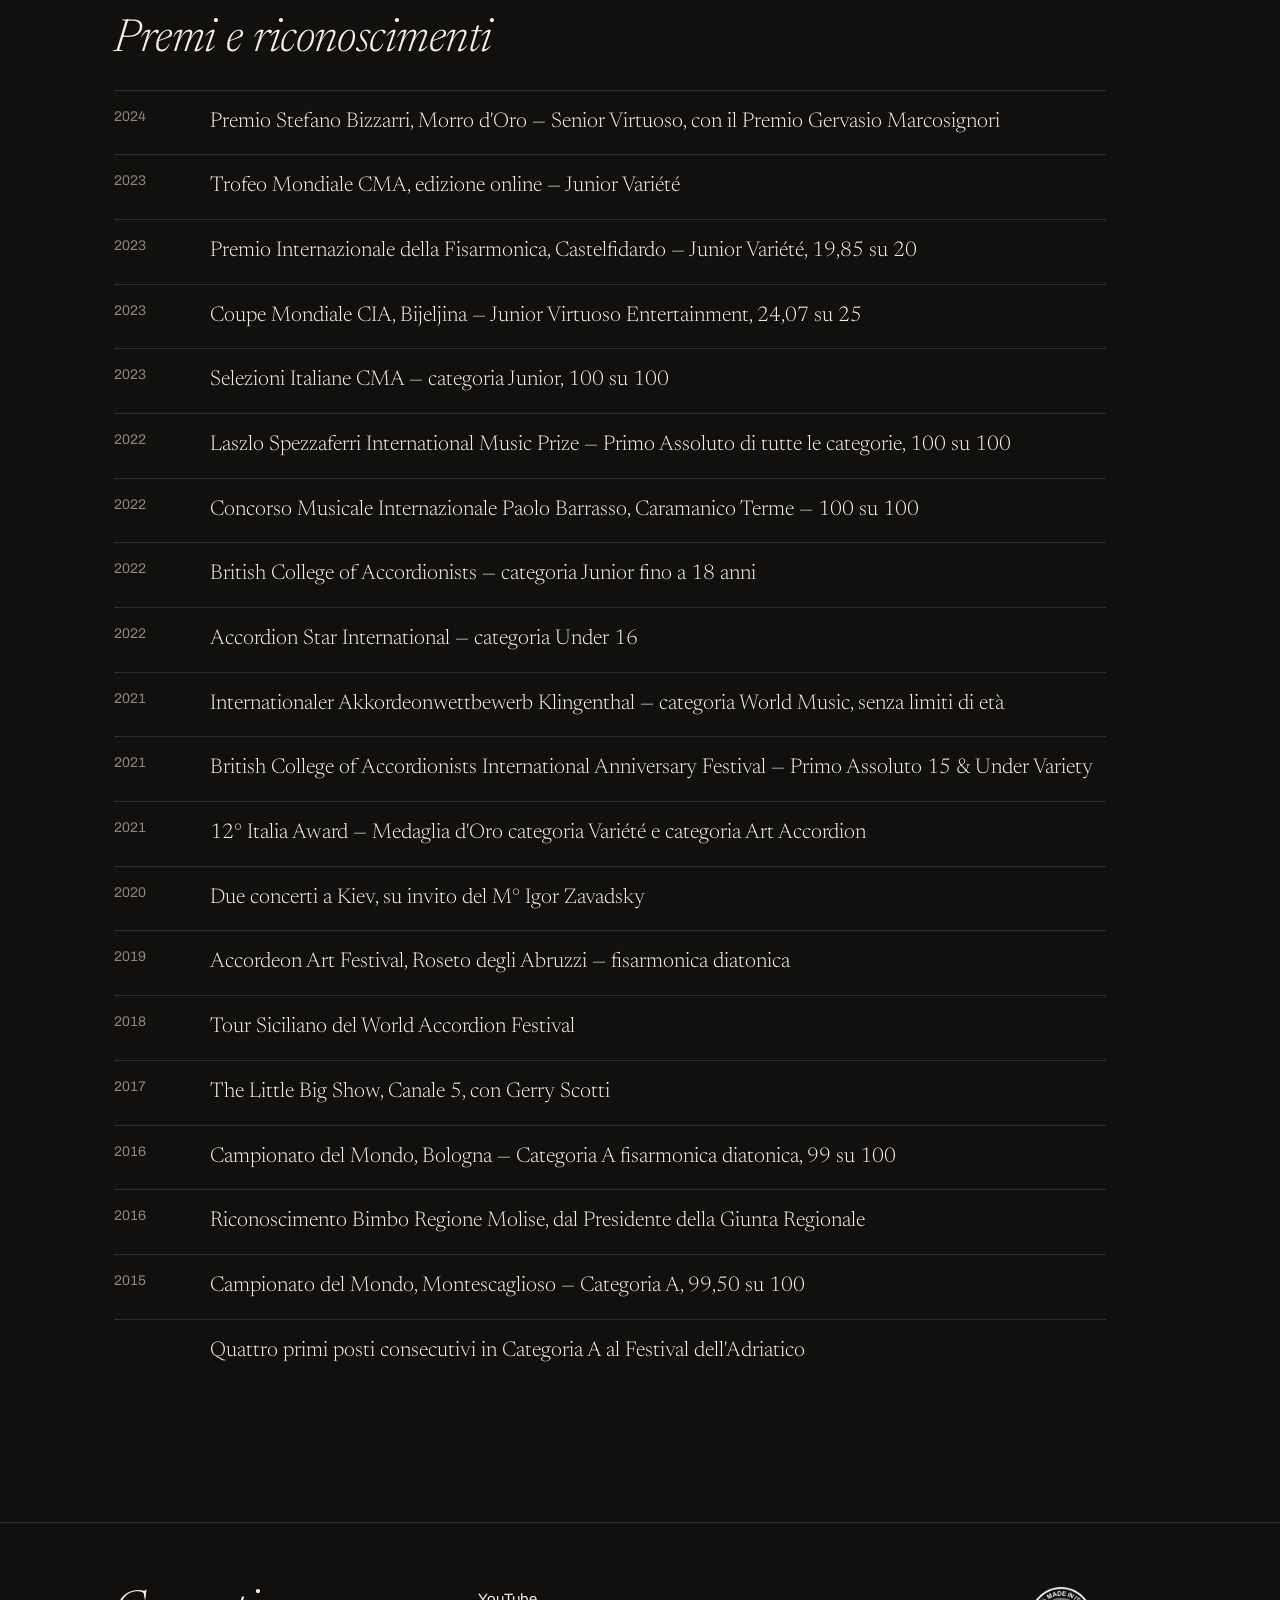
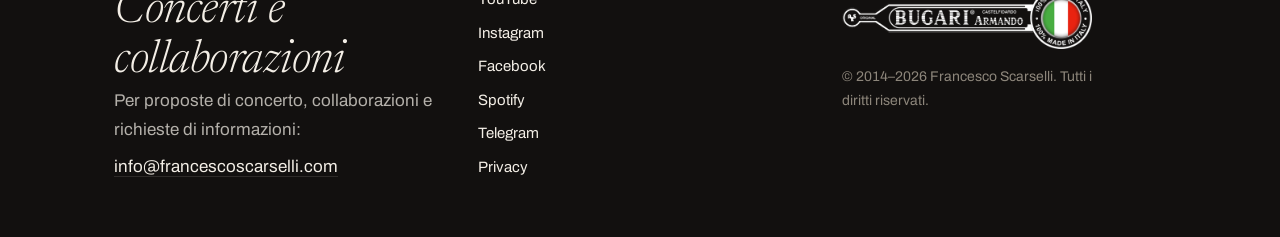
<file: biografia.html>
<!doctype html>
<html lang="it">
<head>
<meta charset="utf-8">
<meta name="viewport" content="width=device-width, initial-scale=1">
<title>Biografia — Francesco Scarselli</title>
<meta name="description" content="Il percorso artistico di Francesco Scarselli: dalla formazione con l'organetto ai titoli internazionali con la fisarmonica jazz e variété.">
<link rel="canonical" href="https://francescoscarselli.com/biografia">
<link rel="alternate" hreflang="it" href="https://francescoscarselli.com/biografia">
<link rel="alternate" hreflang="en" href="https://francescoscarselli.com/en/biography">
<link rel="alternate" hreflang="x-default" href="https://francescoscarselli.com/biografia">
<link rel="preload" href="assets/fonts/archivo-400.woff2" as="font" type="font/woff2" crossorigin>
<link rel="preload" href="assets/fonts/newsreader-300.woff2" as="font" type="font/woff2" crossorigin>
<link rel="preload" href="assets/fonts/newsreader-500.woff2" as="font" type="font/woff2" crossorigin>
<link rel="preload" href="assets/fonts/newsreader-300-italic.woff2" as="font" type="font/woff2" crossorigin>
<link rel="preload" href="assets/fonts/archivo-500.woff2" as="font" type="font/woff2" crossorigin>
<link rel="icon" href="favicon.png" type="image/png" sizes="128x128">
<link rel="apple-touch-icon" href="apple-touch-icon.png">
<meta property="og:type" content="website">
<meta property="og:site_name" content="Francesco Scarselli">
<meta property="og:locale" content="it_IT">
<meta property="og:title" content="Biografia — Francesco Scarselli">
<meta property="og:description" content="Il percorso artistico di Francesco Scarselli: dalla formazione con l'organetto ai titoli internazionali con la fisarmonica jazz e variété.">
<meta property="og:image" content="https://francescoscarselli.com/assets/img/ritratto-apertura-1280.jpg">
<meta property="og:url" content="https://francescoscarselli.com/biografia">
<meta name="twitter:card" content="summary_large_image">
<link rel="stylesheet" href="assets/css/site.css?v=fb05acfe">
</head>
<body>
<a class="salta" href="#principale">Vai al contenuto</a>
<header class="testata">
  <a class="testata-nome" href="./">Francesco Scarselli</a>
  <nav class="testata-voci" aria-label="Sezioni del sito">
    <a href="biografia">Biografia</a>
    <a href="discografia">Discografia</a>
    <a href="video">Video</a>
    <a href="./#attivita">Attività</a>
    <a href="#contatti">Contatti</a>
  </nav>
  <a class="testata-lingua" href="en/biography" hreflang="en" lang="en" aria-label="Passa all'inglese" title="English">🇬🇧</a>
</header>
<main id="principale">
<section class="sezione">
  <div class="contenitore stretto">
    <h1>Biografia</h1>
    <p>Francesco Scarselli è nato a Campobasso il 15 aprile 2006 ed è cresciuto a Campochiaro. Ha iniziato a suonare l'organetto a sei anni, dando il via a un percorso artistico che nel tempo si è arricchito attraverso lo studio, i concerti e i riconoscimenti internazionali.</p>
    <p>Tra il 2015 e il 2019 ha ottenuto quattro vittorie consecutive nella Categoria A del Festival dell'Adriatico. Ha inoltre conquistato il Campionato del Mondo di Montescaglioso nel 2015, con 99,50 su 100, e quello di Bologna nel 2016, con 99 su 100, della sua categoria. Nel 2016 ha ricevuto il riconoscimento Bimbo Regione Molise dal Presidente della Giunta Regionale. Nel 2017 è stato ospite di The Little Big Show su Canale 5 con Gerry Scotti; nel 2018 ha partecipato al Tour Siciliano del World Accordion Festival; nel 2019 ha vinto l'Accordeon Art Festival di Roseto degli Abruzzi.</p>
    <p>Nel 2020 il M° Igor Zavadsky lo ha invitato a Kiev per due concerti. Nello stesso anno ha iniziato lo studio della fisarmonica jazz e variété con il M° Renzo Ruggieri. Nel 2021 ha vinto la categoria World Music, aperta a ogni fascia d'età, all'Internationaler Akkordeonwettbewerb di Klingenthal con la fisarmonica diatonica.</p>
    <p>Nello stesso 2021 sono arrivati il Primo Assoluto 15 &amp; Under Variety al British College of Accordionists e, al 12° Italia Award, la Medaglia d'Oro Variété insieme alla categoria Art Accordion. Il 2022 ha portato la vittoria all'Accordion Star International, il Laszlo Spezzaferri International Music Prize con 100 su 100, un altro 100 su 100 al Concorso Musicale Internazionale Paolo Barrasso di Caramanico Terme e il primo posto nella categoria Junior, sempre al British College of Accordionists.</p>
    <p>Nel 2023, nell'arco di due mesi, ha vinto tre tra i più importanti concorsi internazionali della fisarmonica: il 9 settembre la Coupe Mondiale CIA a Bijeljina, con 24,07 su 25; il 14 settembre il Premio Internazionale della Fisarmonica a Castelfidardo, con 19,85 su 20; il 4 novembre il Trofeo Mondiale CMA.</p>
    <p>Oggi studia al Conservatorio G. Braga di Teramo, suona una fisarmonica Bugari modello 815/FR e porta la fisarmonica jazz e variété in concerto in Italia e all'estero.</p>
  </div>
</section>
<section class="sezione" id="riconoscimenti">
  <div class="contenitore">
    <h2>Premi e riconoscimenti</h2>
    <ol class="albo">
      <li><span class="minuto">2024</span><span>Premio Stefano Bizzarri, Morro d'Oro — Senior Virtuoso, con il Premio Gervasio Marcosignori</span></li>
      <li><span class="minuto">2023</span><span>Trofeo Mondiale CMA, edizione online — Junior Variété</span></li>
      <li><span class="minuto">2023</span><span>Premio Internazionale della Fisarmonica, Castelfidardo — Junior Variété, 19,85 su 20</span></li>
      <li><span class="minuto">2023</span><span>Coupe Mondiale CIA, Bijeljina — Junior Virtuoso Entertainment, 24,07 su 25</span></li>
      <li><span class="minuto">2023</span><span>Selezioni Italiane CMA — categoria Junior, 100 su 100</span></li>
      <li><span class="minuto">2022</span><span>Laszlo Spezzaferri International Music Prize — Primo Assoluto di tutte le categorie, 100 su 100</span></li>
      <li><span class="minuto">2022</span><span>Concorso Musicale Internazionale Paolo Barrasso, Caramanico Terme — 100 su 100</span></li>
      <li><span class="minuto">2022</span><span>British College of Accordionists — categoria Junior fino a 18 anni</span></li>
      <li><span class="minuto">2022</span><span>Accordion Star International — categoria Under 16</span></li>
      <li><span class="minuto">2021</span><span>Internationaler Akkordeonwettbewerb Klingenthal — categoria World Music, senza limiti di età</span></li>
      <li><span class="minuto">2021</span><span>British College of Accordionists International Anniversary Festival — Primo Assoluto 15 &amp; Under Variety</span></li>
      <li><span class="minuto">2021</span><span>12° Italia Award — Medaglia d'Oro categoria Variété e categoria Art Accordion</span></li>
      <li><span class="minuto">2020</span><span>Due concerti a Kiev, su invito del M° Igor Zavadsky</span></li>
      <li><span class="minuto">2019</span><span>Accordeon Art Festival, Roseto degli Abruzzi — fisarmonica diatonica</span></li>
      <li><span class="minuto">2018</span><span>Tour Siciliano del World Accordion Festival</span></li>
      <li><span class="minuto">2017</span><span>The Little Big Show, Canale 5, con Gerry Scotti</span></li>
      <li><span class="minuto">2016</span><span>Campionato del Mondo, Bologna — Categoria A fisarmonica diatonica, 99 su 100</span></li>
      <li><span class="minuto">2016</span><span>Riconoscimento Bimbo Regione Molise, dal Presidente della Giunta Regionale</span></li>
      <li><span class="minuto">2015</span><span>Campionato del Mondo, Montescaglioso — Categoria A, 99,50 su 100</span></li>
      <li><span class="minuto"></span><span>Quattro primi posti consecutivi in Categoria A al Festival dell'Adriatico</span></li>
    </ol>
  </div>
</section>
</main>
<footer class="piede" id="contatti">
  <div class="contenitore piede-griglia">
    <div>
      <h2>Concerti e collaborazioni</h2>
      <p class="piede-invito">Per proposte di concerto, collaborazioni e richieste di informazioni:</p>
      <p><a href="mailto:info@francescoscarselli.com">info@francescoscarselli.com</a></p>
    </div>
    <nav aria-label="Profili social">
      <a href="https://youtube.com/@francescoscarselli" target="_blank">YouTube</a>
      <a href="https://instagram.com/francesco_scarselli" target="_blank">Instagram</a>
      <a href="https://facebook.com/francescoscarselli.official" target="_blank">Facebook</a>
      <a href="https://open.spotify.com/artist/1GVGCBt9BLbeAoKMVGDyLu" target="_blank">Spotify</a>
      <a href="https://t.me/francescoscarselli" target="_blank">Telegram</a>
      <a href="privacy">Privacy</a>
    </nav>
    <div class="piede-chiusura">
      <p class="marchio"><img src="assets/img/marchi/bugari-armando.png?v=1f109468" width="620" height="153" loading="lazy" alt="Bugari Armando Accordions, Castelfidardo"></p>
      <p class="minuto piede-nota">&copy; 2014–2026 Francesco Scarselli. Tutti i diritti riservati.</p>
    </div>
  </div>
</footer>
<script type="module" src="assets/js/player.js?v=7bae52b1"></script>
<script type="module" src="assets/js/nav.js?v=cbcdaef7"></script>
<script type="module" src="assets/js/video.js?v=ce2b195b"></script>
<script type="module" src="assets/js/consenso.js?v=8397af10"></script>
</body>
</html>
</file>
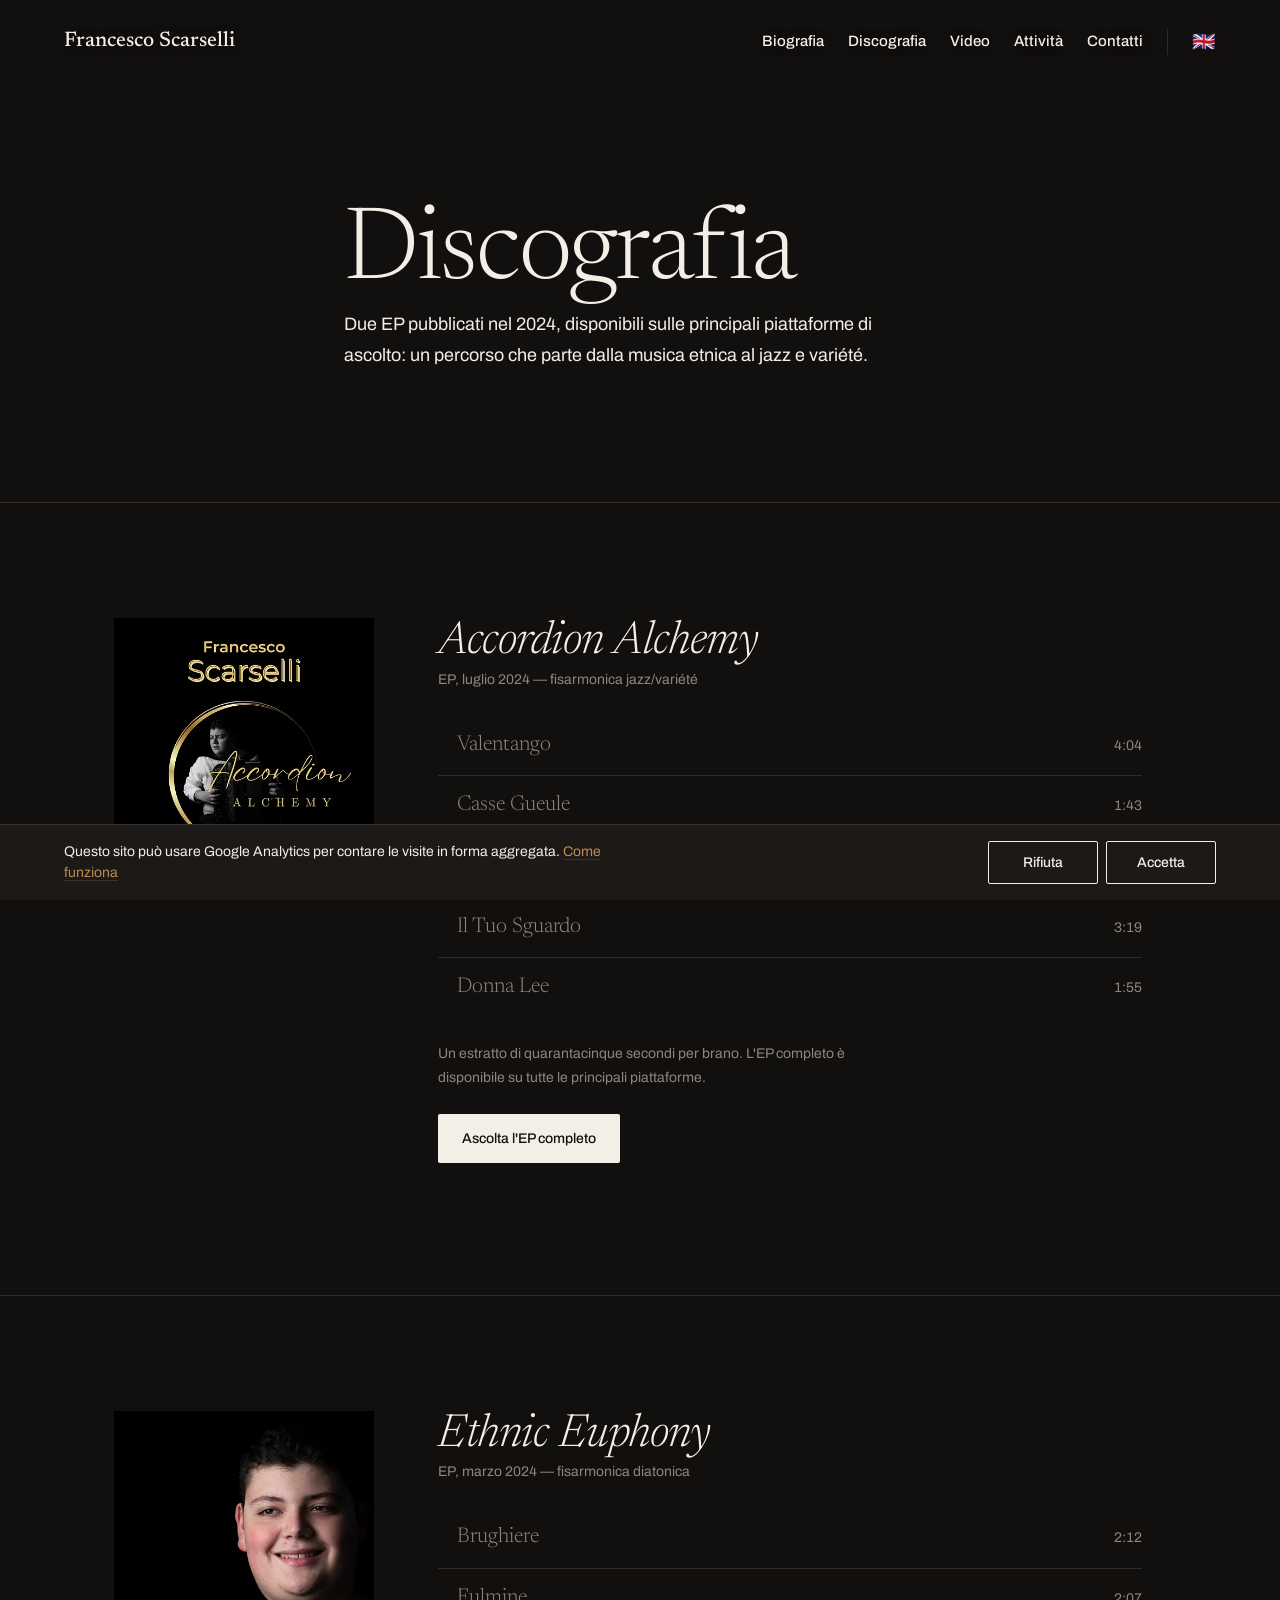
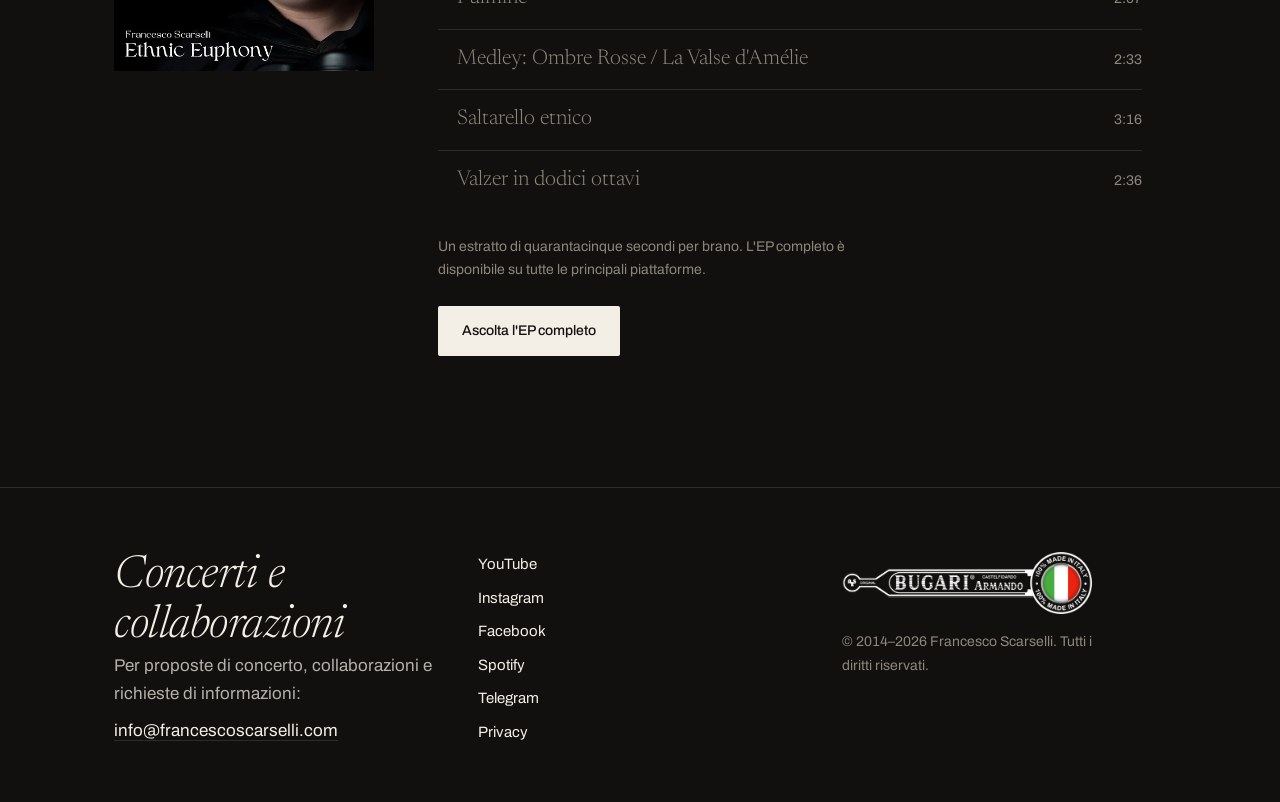
<file: discografia.html>
<!doctype html>
<html lang="it">
<head>
<meta charset="utf-8">
<meta name="viewport" content="width=device-width, initial-scale=1">
<title>Discografia — Francesco Scarselli</title>
<meta name="description" content="Scopri la discografia di Francesco Scarselli: musica etnica, jazz e variété, tracce e piattaforme di ascolto.">
<link rel="canonical" href="https://francescoscarselli.com/discografia">
<link rel="alternate" hreflang="it" href="https://francescoscarselli.com/discografia">
<link rel="alternate" hreflang="en" href="https://francescoscarselli.com/en/discography">
<link rel="alternate" hreflang="x-default" href="https://francescoscarselli.com/discografia">
<link rel="preload" href="assets/fonts/archivo-400.woff2" as="font" type="font/woff2" crossorigin>
<link rel="preload" href="assets/fonts/newsreader-300.woff2" as="font" type="font/woff2" crossorigin>
<link rel="preload" href="assets/fonts/newsreader-500.woff2" as="font" type="font/woff2" crossorigin>
<link rel="preload" href="assets/fonts/newsreader-300-italic.woff2" as="font" type="font/woff2" crossorigin>
<link rel="preload" href="assets/fonts/archivo-500.woff2" as="font" type="font/woff2" crossorigin>
<link rel="icon" href="favicon.png" type="image/png" sizes="128x128">
<link rel="apple-touch-icon" href="apple-touch-icon.png">
<meta property="og:type" content="website">
<meta property="og:site_name" content="Francesco Scarselli">
<meta property="og:locale" content="it_IT">
<meta property="og:title" content="Discografia — Francesco Scarselli">
<meta property="og:description" content="Scopri la discografia di Francesco Scarselli: musica etnica, jazz e variété, tracce e piattaforme di ascolto.">
<meta property="og:image" content="https://francescoscarselli.com/assets/img/ritratto-apertura-1280.jpg">
<meta property="og:url" content="https://francescoscarselli.com/discografia">
<meta name="twitter:card" content="summary_large_image">
<link rel="stylesheet" href="assets/css/site.css?v=fb05acfe">
</head>
<body>
<a class="salta" href="#principale">Vai al contenuto</a>
<header class="testata">
  <a class="testata-nome" href="./">Francesco Scarselli</a>
  <nav class="testata-voci" aria-label="Sezioni del sito">
    <a href="biografia">Biografia</a>
    <a href="discografia">Discografia</a>
    <a href="video">Video</a>
    <a href="./#attivita">Attività</a>
    <a href="#contatti">Contatti</a>
  </nav>
  <a class="testata-lingua" href="en/discography" hreflang="en" lang="en" aria-label="Passa all'inglese" title="English">🇬🇧</a>
</header>
<main id="principale">
<section class="sezione">
  <div class="contenitore stretto">
    <h1>Discografia</h1>
    <p>Due EP pubblicati nel 2024, disponibili sulle principali piattaforme di ascolto: un percorso che parte dalla musica etnica al jazz e variété.</p>
  </div>
</section>
<section class="disco sezione" data-disco="Accordion Alchemy">
  <div class="contenitore disco-griglia">
    <picture class="copertina">
      <source type="image/webp" srcset="assets/img/cover-accordion-alchemy-480.webp 480w, assets/img/cover-accordion-alchemy-640.webp 640w" sizes="(max-width: 720px) 220px, 260px">
      <img src="assets/img/cover-accordion-alchemy-640.jpg" width="640" height="640" loading="lazy" alt="Copertina di Accordion Alchemy">
    </picture>
    <div>
      <h2>Accordion Alchemy</h2>
      <p class="minuto">EP, luglio 2024 — fisarmonica jazz/variété</p>
      <ol class="tracce">
        <li><button type="button" data-src="assets/audio/valentango.mp3" data-duration="244"><span class="traccia-titolo">Valentango</span><span class="minuto">4:04</span></button></li>
        <li><button type="button" data-src="assets/audio/casse-gueule.mp3" data-duration="103"><span class="traccia-titolo">Casse Gueule</span><span class="minuto">1:43</span></button></li>
        <li><button type="button" data-src="assets/audio/tico-tico-no-fuba.mp3" data-duration="207"><span class="traccia-titolo">Tico Tico No Fubá</span><span class="minuto">3:27</span></button></li>
        <li><button type="button" data-src="assets/audio/il-tuo-sguardo.mp3" data-duration="199"><span class="traccia-titolo">Il Tuo Sguardo</span><span class="minuto">3:19</span></button></li>
        <li><button type="button" data-src="assets/audio/donna-lee.mp3" data-duration="115"><span class="traccia-titolo">Donna Lee</span><span class="minuto">1:55</span></button></li>
      </ol>
      <p class="nota-audio minuto">Un estratto di quarantacinque secondi per brano. L'EP completo è disponibile su tutte le principali piattaforme.</p>
      <p class="azioni"><a class="bottone" href="https://push.fm/fl/accordionalchemy" target="_blank">Ascolta l'EP completo</a></p>
    </div>
  </div>
</section>
<section class="disco sezione" data-disco="Ethnic Euphony">
  <div class="contenitore disco-griglia">
    <picture class="copertina">
      <source type="image/webp" srcset="assets/img/cover-ethnic-euphony-480.webp 480w, assets/img/cover-ethnic-euphony-640.webp 640w" sizes="(max-width: 720px) 220px, 260px">
      <img src="assets/img/cover-ethnic-euphony-640.jpg" width="640" height="640" loading="lazy" alt="Copertina di Ethnic Euphony">
    </picture>
    <div>
      <h2>Ethnic Euphony</h2>
      <p class="minuto">EP, marzo 2024 — fisarmonica diatonica</p>
      <ol class="tracce">
        <li><button type="button" data-src="assets/audio/brughiere.mp3" data-duration="132"><span class="traccia-titolo">Brughiere</span><span class="minuto">2:12</span></button></li>
        <li><button type="button" data-src="assets/audio/fulmine.mp3" data-duration="127"><span class="traccia-titolo">Fulmine</span><span class="minuto">2:07</span></button></li>
        <li><button type="button" data-src="assets/audio/medley.mp3" data-duration="153"><span class="traccia-titolo">Medley: Ombre Rosse / La Valse d'Amélie</span><span class="minuto">2:33</span></button></li>
        <li><button type="button" data-src="assets/audio/saltarello.mp3" data-duration="196"><span class="traccia-titolo">Saltarello etnico</span><span class="minuto">3:16</span></button></li>
        <li><button type="button" data-src="assets/audio/valzer.mp3" data-duration="156"><span class="traccia-titolo">Valzer in dodici ottavi</span><span class="minuto">2:36</span></button></li>
      </ol>
      <p class="nota-audio minuto">Un estratto di quarantacinque secondi per brano. L'EP completo è disponibile su tutte le principali piattaforme.</p>
      <p class="azioni"><a class="bottone" href="https://push.fm/fl/ethniceuphony" target="_blank">Ascolta l'EP completo</a></p>
    </div>
  </div>
</section>
</main>
<footer class="piede" id="contatti">
  <div class="contenitore piede-griglia">
    <div>
      <h2>Concerti e collaborazioni</h2>
      <p class="piede-invito">Per proposte di concerto, collaborazioni e richieste di informazioni:</p>
      <p><a href="mailto:info@francescoscarselli.com">info@francescoscarselli.com</a></p>
    </div>
    <nav aria-label="Profili social">
      <a href="https://youtube.com/@francescoscarselli" target="_blank">YouTube</a>
      <a href="https://instagram.com/francesco_scarselli" target="_blank">Instagram</a>
      <a href="https://facebook.com/francescoscarselli.official" target="_blank">Facebook</a>
      <a href="https://open.spotify.com/artist/1GVGCBt9BLbeAoKMVGDyLu" target="_blank">Spotify</a>
      <a href="https://t.me/francescoscarselli" target="_blank">Telegram</a>
      <a href="privacy">Privacy</a>
    </nav>
    <div class="piede-chiusura">
      <p class="marchio"><img src="assets/img/marchi/bugari-armando.png?v=1f109468" width="620" height="153" loading="lazy" alt="Bugari Armando Accordions, Castelfidardo"></p>
      <p class="minuto piede-nota">&copy; 2014–2026 Francesco Scarselli. Tutti i diritti riservati.</p>
    </div>
  </div>
</footer>
<script type="module" src="assets/js/player.js?v=7bae52b1"></script>
<script type="module" src="assets/js/nav.js?v=cbcdaef7"></script>
<script type="module" src="assets/js/video.js?v=ce2b195b"></script>
<script type="module" src="assets/js/consenso.js?v=8397af10"></script>
</body>
</html>
</file>
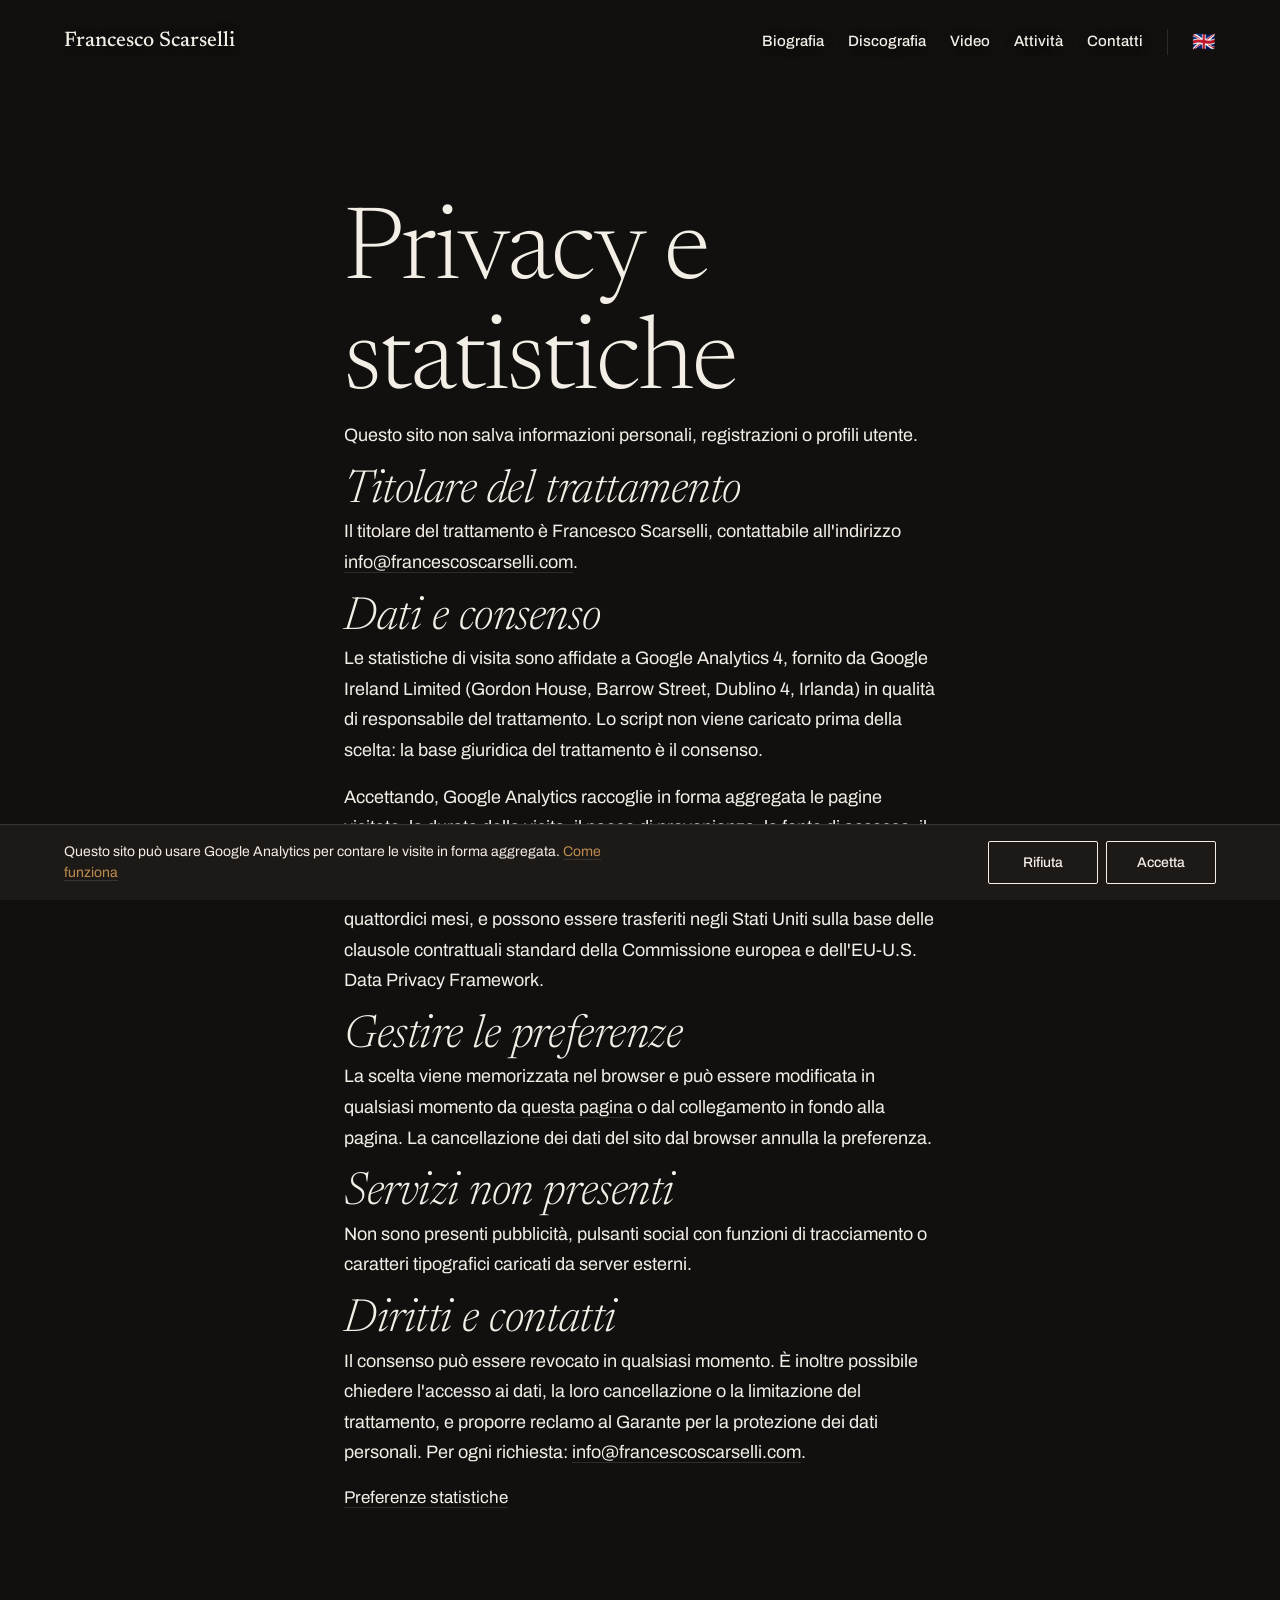
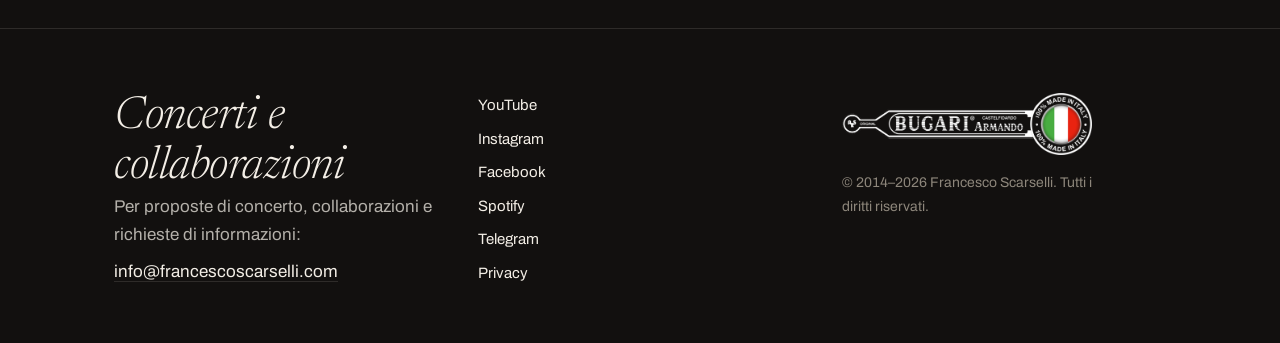
<file: privacy.html>
<!doctype html>
<html lang="it">
<head>
<meta charset="utf-8">
<meta name="viewport" content="width=device-width, initial-scale=1">
<title>Privacy e statistiche — Francesco Scarselli</title>
<meta name="description" content="Informativa privacy di francescoscarselli.com: Google Analytics, base giuridica, dati raccolti e gestione delle preferenze statistiche.">
<link rel="canonical" href="https://francescoscarselli.com/privacy">
<link rel="alternate" hreflang="it" href="https://francescoscarselli.com/privacy">
<link rel="alternate" hreflang="en" href="https://francescoscarselli.com/en/privacy">
<link rel="alternate" hreflang="x-default" href="https://francescoscarselli.com/privacy">
<link rel="icon" href="favicon.png" type="image/png" sizes="128x128">
<link rel="apple-touch-icon" href="apple-touch-icon.png">
<link rel="preload" href="assets/fonts/archivo-400.woff2" as="font" type="font/woff2" crossorigin>
<link rel="preload" href="assets/fonts/newsreader-300.woff2" as="font" type="font/woff2" crossorigin>
<link rel="preload" href="assets/fonts/newsreader-500.woff2" as="font" type="font/woff2" crossorigin>
<link rel="preload" href="assets/fonts/newsreader-300-italic.woff2" as="font" type="font/woff2" crossorigin>
<link rel="preload" href="assets/fonts/archivo-500.woff2" as="font" type="font/woff2" crossorigin>
<meta property="og:type" content="website">
<meta property="og:site_name" content="Francesco Scarselli">
<meta property="og:locale" content="it_IT">
<meta property="og:title" content="Privacy e statistiche — Francesco Scarselli">
<meta property="og:description" content="Informativa privacy di francescoscarselli.com: Google Analytics, base giuridica, dati raccolti e gestione delle preferenze statistiche.">
<meta property="og:image" content="https://francescoscarselli.com/assets/img/ritratto-apertura-1280.jpg">
<meta property="og:url" content="https://francescoscarselli.com/privacy">
<meta name="twitter:card" content="summary_large_image">
<link rel="stylesheet" href="assets/css/site.css?v=fb05acfe">
</head>
<body>
<a class="salta" href="#principale">Vai al contenuto</a>
<header class="testata">
  <a class="testata-nome" href="./">Francesco Scarselli</a>
  <nav class="testata-voci" aria-label="Sezioni del sito">
    <a href="biografia">Biografia</a>
    <a href="discografia">Discografia</a>
    <a href="video">Video</a>
    <a href="./#attivita">Attività</a>
    <a href="#contatti">Contatti</a>
  </nav>
  <a class="testata-lingua" href="en/" hreflang="en" lang="en" aria-label="Passa all'inglese" title="English">🇬🇧</a>
</header>
<main id="principale">
<section class="sezione">
  <div class="contenitore stretto">
    <h1>Privacy e statistiche</h1>

    <p>Questo sito non salva informazioni personali, registrazioni o profili utente.</p>

    <h2>Titolare del trattamento</h2>
    <p>Il titolare del trattamento è Francesco Scarselli, contattabile all'indirizzo <a href="mailto:info@francescoscarselli.com">info@francescoscarselli.com</a>.</p>

    <h2>Dati e consenso</h2>
    <p>Le statistiche di visita sono affidate a Google Analytics 4, fornito da Google Ireland Limited (Gordon House, Barrow Street, Dublino 4, Irlanda) in qualità di responsabile del trattamento. Lo script non viene caricato prima della scelta: la base giuridica del trattamento è il consenso.</p>
    <p>Accettando, Google Analytics raccoglie in forma aggregata le pagine visitate, la durata della visita, il paese di provenienza, la fonte di accesso, il dispositivo e il browser. L'indirizzo IP viene anonimizzato. I dati sono conservati da Google per il periodo impostato nella proprietà, al massimo quattordici mesi, e possono essere trasferiti negli Stati Uniti sulla base delle clausole contrattuali standard della Commissione europea e dell'EU-U.S. Data Privacy Framework.</p>

    <h2>Gestire le preferenze</h2>
    <p>La scelta viene memorizzata nel browser e può essere modificata in qualsiasi momento da <a href="#" data-preferenze>questa pagina</a> o dal collegamento in fondo alla pagina. La cancellazione dei dati del sito dal browser annulla la preferenza.</p>

    <h2>Servizi non presenti</h2>
    <p>Non sono presenti pubblicità, pulsanti social con funzioni di tracciamento o caratteri tipografici caricati da server esterni.</p>

    <h2>Diritti e contatti</h2>
    <p>Il consenso può essere revocato in qualsiasi momento. È inoltre possibile chiedere l'accesso ai dati, la loro cancellazione o la limitazione del trattamento, e proporre reclamo al Garante per la protezione dei dati personali. Per ogni richiesta: <a href="mailto:info@francescoscarselli.com">info@francescoscarselli.com</a>.</p>
    <a href="#" data-preferenze>Preferenze statistiche</a>
  </div>
</section>
</main>
<footer class="piede" id="contatti">
  <div class="contenitore piede-griglia">
    <div>
      <h2>Concerti e collaborazioni</h2>
      <p class="piede-invito">Per proposte di concerto, collaborazioni e richieste di informazioni:</p>
      <p><a href="mailto:info@francescoscarselli.com">info@francescoscarselli.com</a></p>
    </div>
    <nav aria-label="Profili social">
      <a href="https://youtube.com/@francescoscarselli" target="_blank">YouTube</a>
      <a href="https://instagram.com/francesco_scarselli" target="_blank">Instagram</a>
      <a href="https://facebook.com/francescoscarselli.official" target="_blank">Facebook</a>
      <a href="https://open.spotify.com/artist/1GVGCBt9BLbeAoKMVGDyLu" target="_blank">Spotify</a>
      <a href="https://t.me/francescoscarselli" target="_blank">Telegram</a>
      <a href="privacy">Privacy</a>
    </nav>
    <div class="piede-chiusura">
      <p class="marchio"><img src="assets/img/marchi/bugari-armando.png?v=1f109468" width="620" height="153" loading="lazy" alt="Bugari Armando Accordions, Castelfidardo"></p>
      <p class="minuto piede-nota">&copy; 2014–2026 Francesco Scarselli. Tutti i diritti riservati.</p>
    </div>
  </div>
</footer>
<script type="module" src="assets/js/player.js?v=7bae52b1"></script>
<script type="module" src="assets/js/nav.js?v=cbcdaef7"></script>
<script type="module" src="assets/js/video.js?v=ce2b195b"></script>
<script type="module" src="assets/js/consenso.js?v=8397af10"></script>
</body>
</html>
</file>
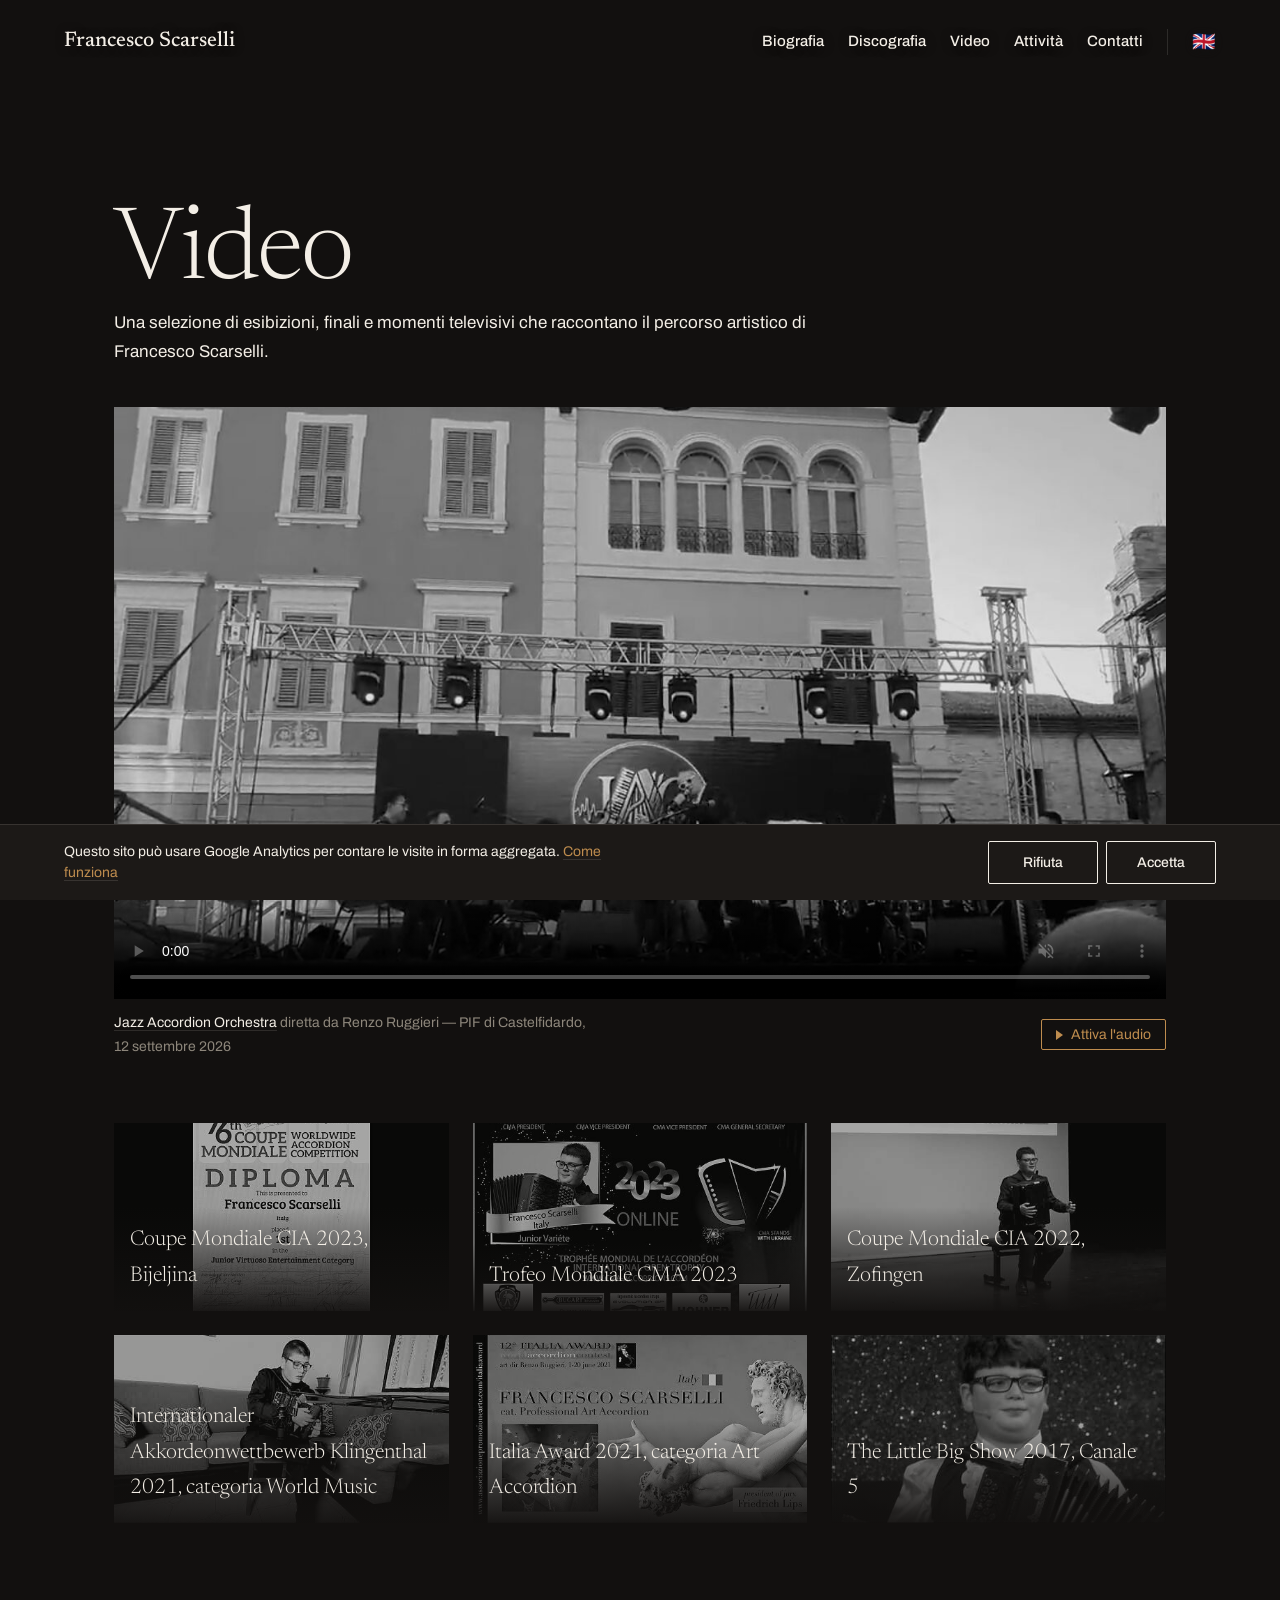
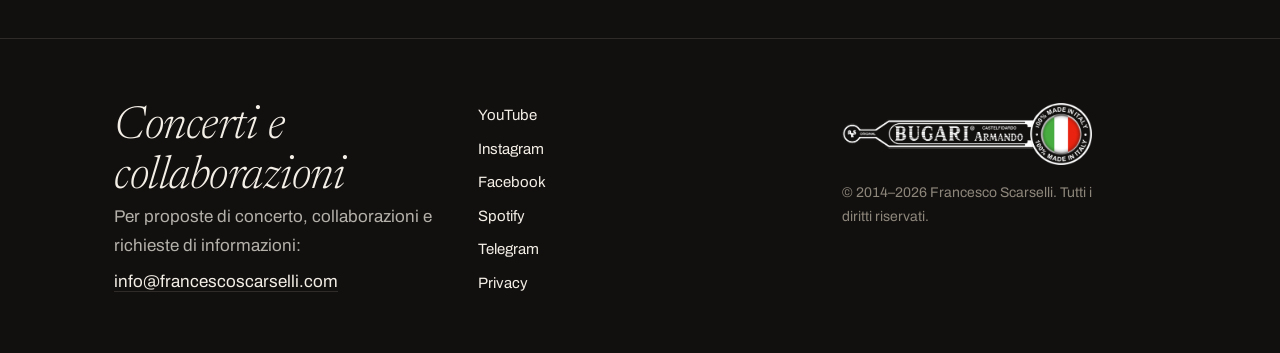
<file: video.html>
<!doctype html>
<html lang="it">
<head>
<meta charset="utf-8">
<meta name="viewport" content="width=device-width, initial-scale=1">
<title>Video — Francesco Scarselli</title>
<meta name="description" content="Le esibizioni di Francesco Scarselli tra competizioni internazionali, concerti e televisione.">
<link rel="canonical" href="https://francescoscarselli.com/video">
<link rel="alternate" hreflang="it" href="https://francescoscarselli.com/video">
<link rel="alternate" hreflang="en" href="https://francescoscarselli.com/en/videos">
<link rel="alternate" hreflang="x-default" href="https://francescoscarselli.com/video">
<link rel="preload" href="assets/fonts/archivo-400.woff2" as="font" type="font/woff2" crossorigin>
<link rel="preload" href="assets/fonts/newsreader-300.woff2" as="font" type="font/woff2" crossorigin>
<link rel="preload" href="assets/fonts/newsreader-500.woff2" as="font" type="font/woff2" crossorigin>
<link rel="preload" href="assets/fonts/newsreader-300-italic.woff2" as="font" type="font/woff2" crossorigin>
<link rel="preload" href="assets/fonts/archivo-500.woff2" as="font" type="font/woff2" crossorigin>
<link rel="icon" href="favicon.png" type="image/png" sizes="128x128">
<link rel="apple-touch-icon" href="apple-touch-icon.png">
<meta property="og:type" content="website">
<meta property="og:site_name" content="Francesco Scarselli">
<meta property="og:locale" content="it_IT">
<meta property="og:title" content="Video — Francesco Scarselli">
<meta property="og:description" content="Le esibizioni di Francesco Scarselli tra competizioni internazionali, concerti e televisione.">
<meta property="og:image" content="https://francescoscarselli.com/assets/img/ritratto-apertura-1280.jpg">
<meta property="og:url" content="https://francescoscarselli.com/video">
<meta name="twitter:card" content="summary_large_image">
<link rel="stylesheet" href="assets/css/site.css?v=fb05acfe">
</head>
<body>
<a class="salta" href="#principale">Vai al contenuto</a>
<header class="testata">
  <a class="testata-nome" href="./">Francesco Scarselli</a>
  <nav class="testata-voci" aria-label="Sezioni del sito">
    <a href="biografia">Biografia</a>
    <a href="discografia">Discografia</a>
    <a href="video">Video</a>
    <a href="./#attivita">Attività</a>
    <a href="#contatti">Contatti</a>
  </nav>
  <a class="testata-lingua" href="en/videos" hreflang="en" lang="en" aria-label="Passa all'inglese" title="English">🇬🇧</a>
</header>
<main id="principale">
<section class="sezione">
  <div class="contenitore">
    <h1>Video</h1>
    <p class="stretto">Una selezione di esibizioni, finali e momenti televisivi che raccontano il percorso artistico di Francesco Scarselli.</p>
      <figure class="video-principale">
        <video controls autoplay muted playsinline preload="metadata" width="960" height="540" poster="assets/img/poster-pif26.jpg">
          <source src="assets/video/pif26-castelfidardo.mp4" type="video/mp4">
        </video>
        <div class="video-piede">
          <figcaption><a href="https://www.pifcastelfidardo.it/jazz-accordion-orchestra-j-a-o/" target="_blank">Jazz Accordion Orchestra</a> diretta da Renzo Ruggieri — PIF di Castelfidardo, 12 settembre 2026</figcaption>
          <button type="button" class="avviso-audio">Attiva l'audio</button>
        </div>
      </figure>
    <div class="video-griglia">
      <article class="video" data-youtube="wNmY6phedkM">
        <a href="https://www.youtube.com/watch?v=wNmY6phedkM">
          <img src="assets/img/anteprima-wNmY6phedkM.jpg" width="480" height="360" loading="lazy" alt="">
          <span>Coupe Mondiale CIA 2023, Bijeljina</span>
        </a>
      </article>
      <article class="video" data-youtube="nItWr4bRE5w">
        <a href="https://www.youtube.com/watch?v=nItWr4bRE5w">
          <img src="assets/img/anteprima-nItWr4bRE5w.jpg" width="480" height="360" loading="lazy" alt="">
          <span>Trofeo Mondiale CMA 2023</span>
        </a>
      </article>
      <article class="video" data-youtube="9_3DVBLFHDM">
        <a href="https://www.youtube.com/watch?v=9_3DVBLFHDM">
          <img src="assets/img/anteprima-9_3DVBLFHDM.jpg" width="480" height="360" loading="lazy" alt="">
          <span>Coupe Mondiale CIA 2022, Zofingen</span>
        </a>
      </article>
      <article class="video" data-youtube="V4fj6u4a1Xk">
        <a href="https://www.youtube.com/watch?v=V4fj6u4a1Xk">
          <img src="assets/img/anteprima-V4fj6u4a1Xk.jpg" width="480" height="360" loading="lazy" alt="">
          <span>Internationaler Akkordeonwettbewerb Klingenthal 2021, categoria World Music</span>
        </a>
      </article>
      <article class="video" data-youtube="yHlH9gmoqvM">
        <a href="https://www.youtube.com/watch?v=yHlH9gmoqvM">
          <img src="assets/img/anteprima-yHlH9gmoqvM.jpg" width="480" height="360" loading="lazy" alt="">
          <span>Italia Award 2021, categoria Art Accordion</span>
        </a>
      </article>
      <article class="video" data-youtube="JSx6WIDge94">
        <a href="https://www.youtube.com/watch?v=JSx6WIDge94">
          <img src="assets/img/anteprima-JSx6WIDge94.jpg" width="480" height="360" loading="lazy" alt="">
          <span>The Little Big Show 2017, Canale 5</span>
        </a>
      </article>
    </div>
  </div>
</section>
</main>
<footer class="piede" id="contatti">
  <div class="contenitore piede-griglia">
    <div>
      <h2>Concerti e collaborazioni</h2>
      <p class="piede-invito">Per proposte di concerto, collaborazioni e richieste di informazioni:</p>
      <p><a href="mailto:info@francescoscarselli.com">info@francescoscarselli.com</a></p>
    </div>
    <nav aria-label="Profili social">
      <a href="https://youtube.com/@francescoscarselli" target="_blank">YouTube</a>
      <a href="https://instagram.com/francesco_scarselli" target="_blank">Instagram</a>
      <a href="https://facebook.com/francescoscarselli.official" target="_blank">Facebook</a>
      <a href="https://open.spotify.com/artist/1GVGCBt9BLbeAoKMVGDyLu" target="_blank">Spotify</a>
      <a href="https://t.me/francescoscarselli" target="_blank">Telegram</a>
      <a href="privacy">Privacy</a>
    </nav>
    <div class="piede-chiusura">
      <p class="marchio"><img src="assets/img/marchi/bugari-armando.png?v=1f109468" width="620" height="153" loading="lazy" alt="Bugari Armando Accordions, Castelfidardo"></p>
      <p class="minuto piede-nota">&copy; 2014–2026 Francesco Scarselli. Tutti i diritti riservati.</p>
    </div>
  </div>
</footer>
<script type="module" src="assets/js/player.js?v=7bae52b1"></script>
<script type="module" src="assets/js/nav.js?v=cbcdaef7"></script>
<script type="module" src="assets/js/video.js?v=ce2b195b"></script>
<script type="module" src="assets/js/consenso.js?v=8397af10"></script>
</body>
</html>
</file>
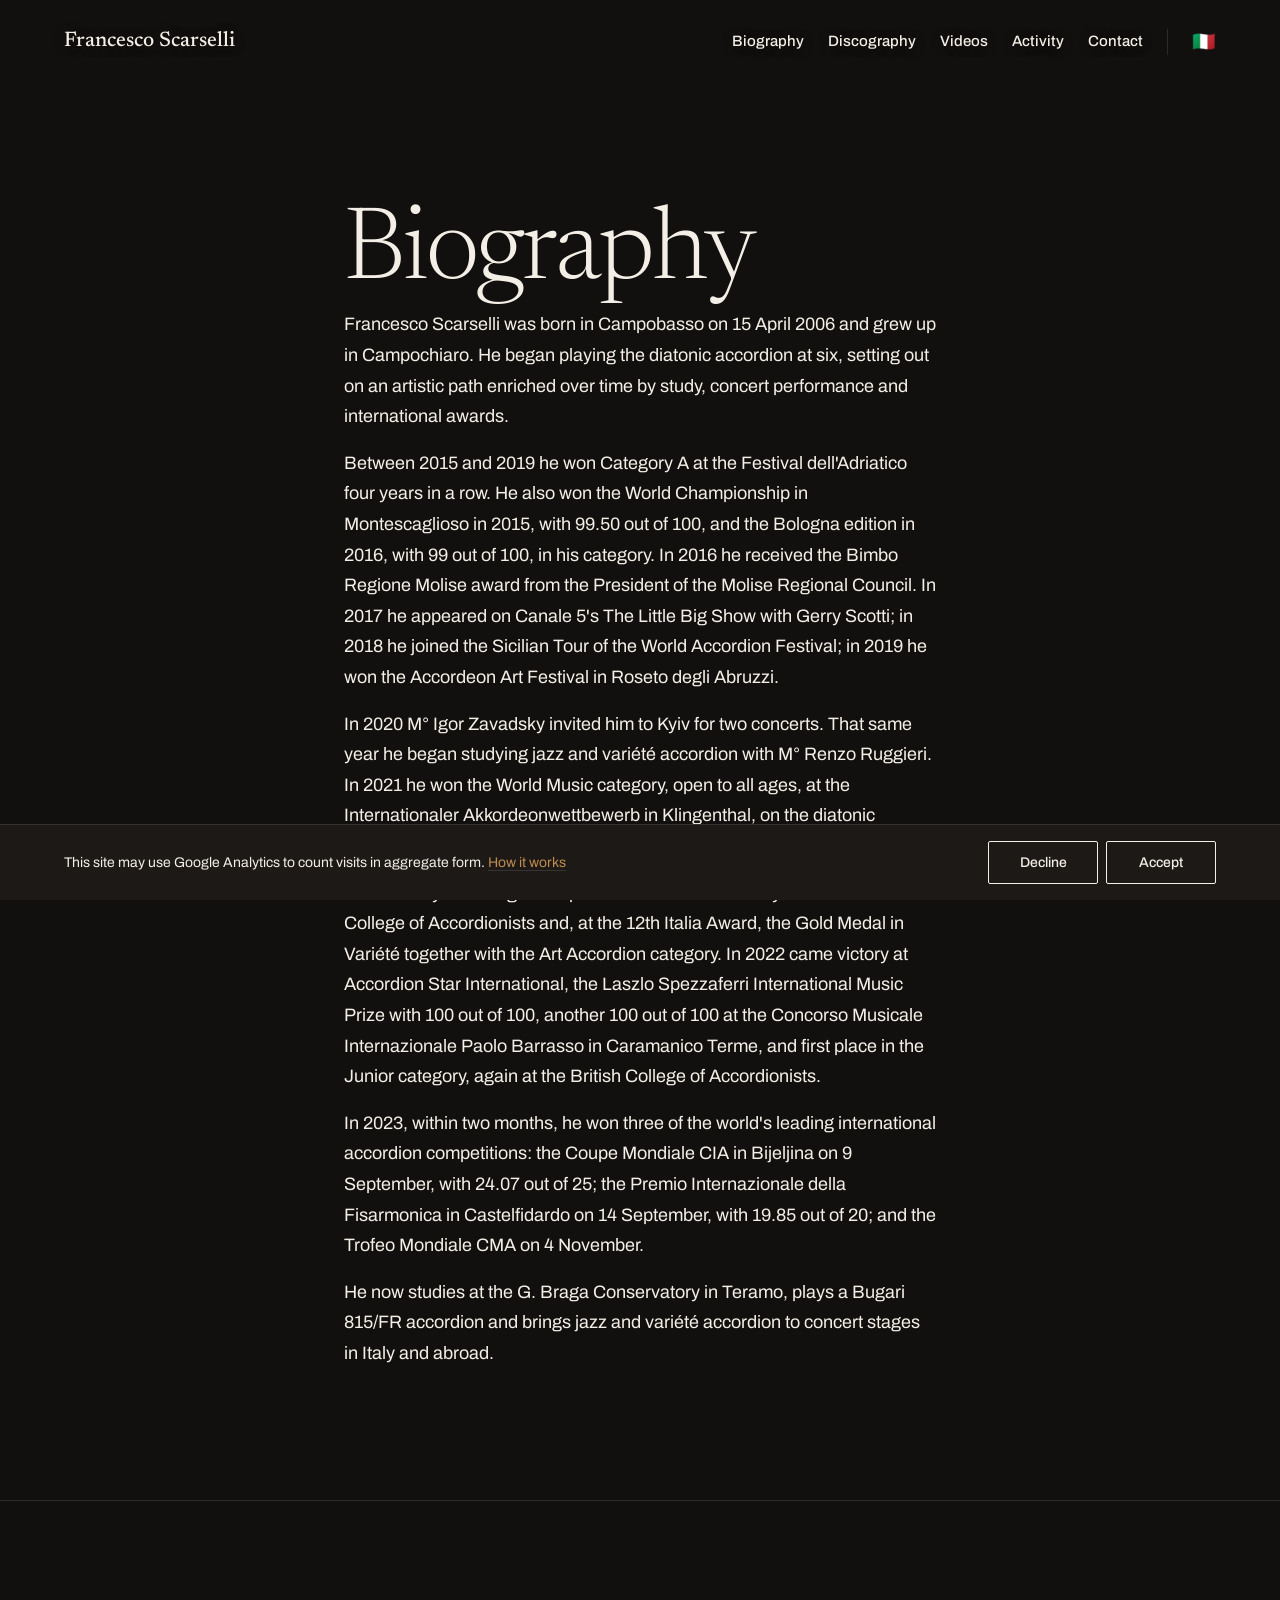
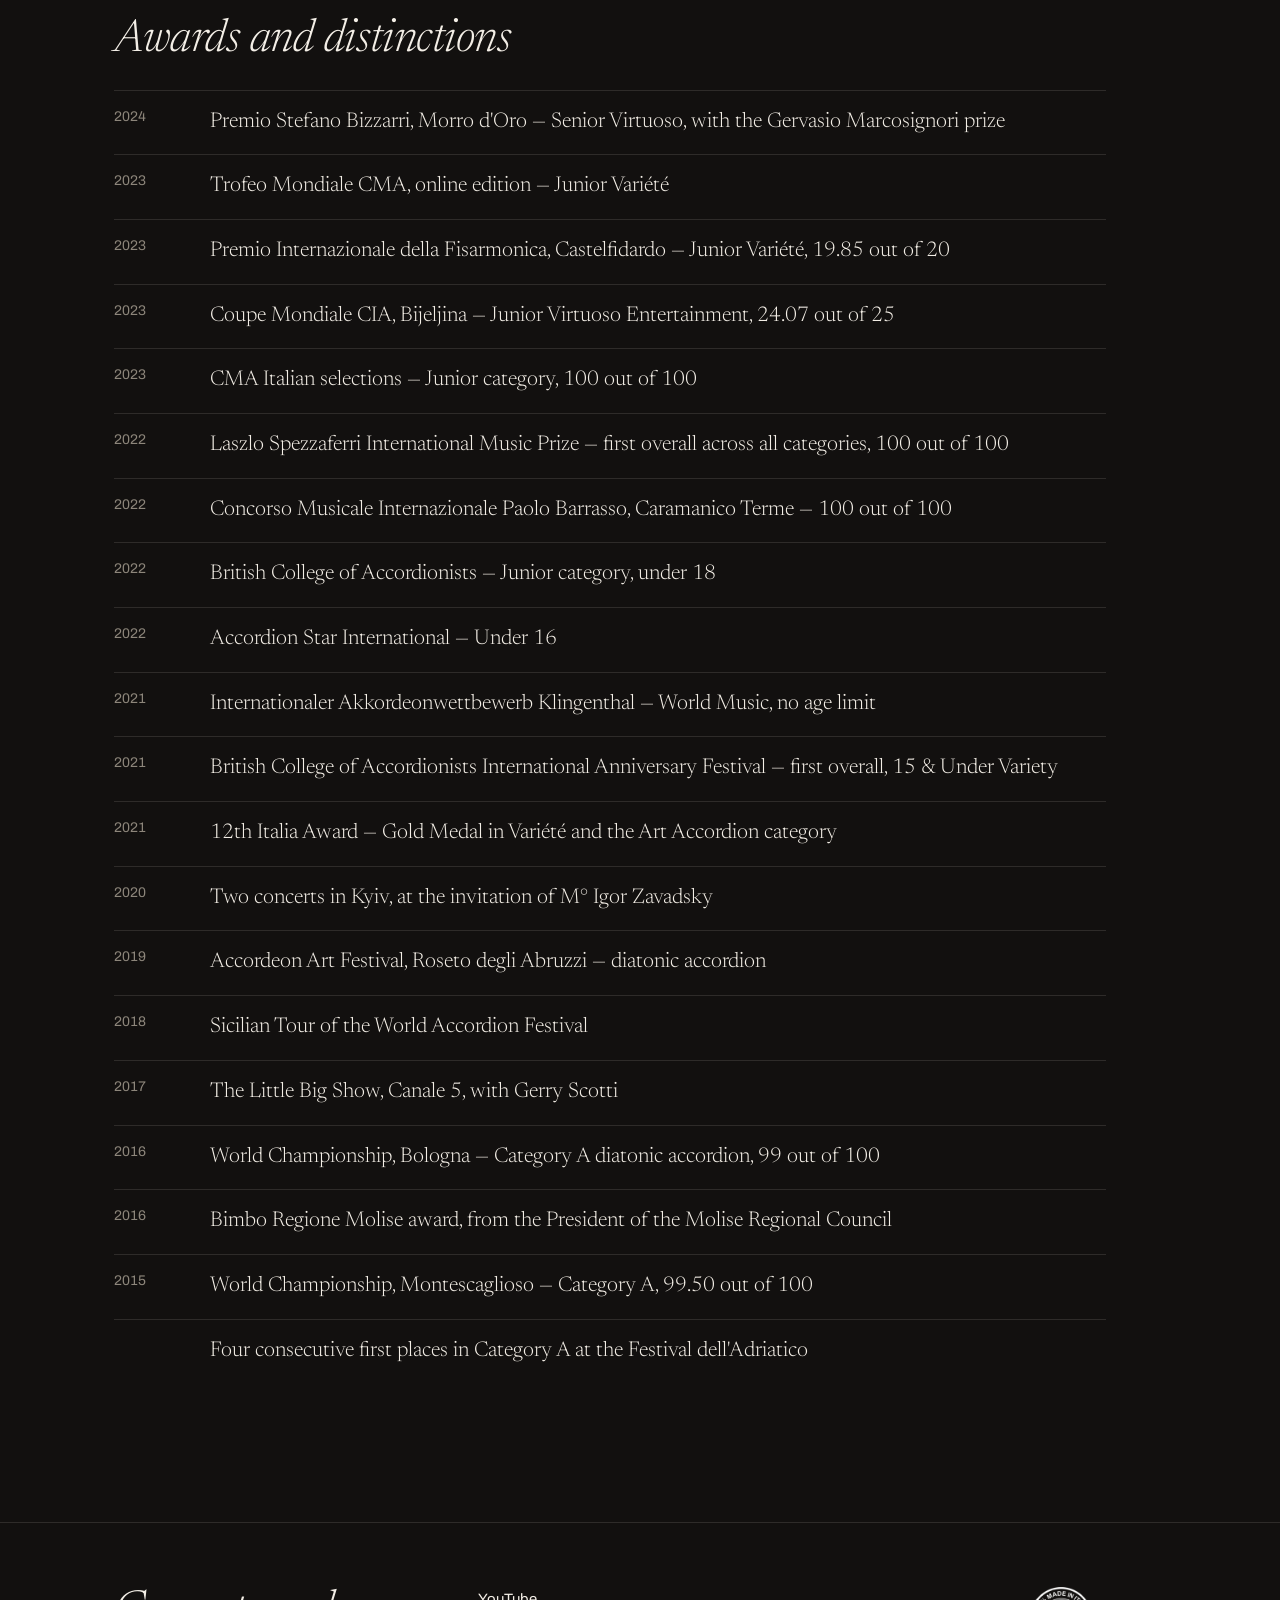
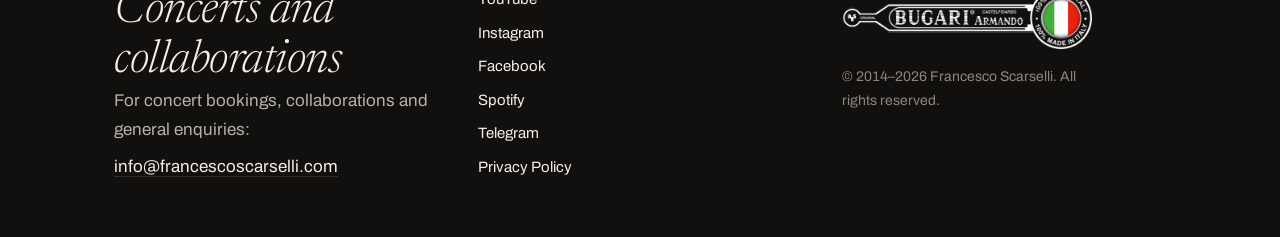
<file: en/biography.html>
<!doctype html>
<html lang="en">
<head>
<meta charset="utf-8">
<meta name="viewport" content="width=device-width, initial-scale=1">
<title>Biography — Francesco Scarselli</title>
<meta name="description" content="The artistic journey of Francesco Scarselli, from early diatonic accordion studies to international titles in jazz and variété accordion.">
<link rel="canonical" href="https://francescoscarselli.com/en/biography">
<link rel="alternate" hreflang="it" href="https://francescoscarselli.com/biografia">
<link rel="alternate" hreflang="en" href="https://francescoscarselli.com/en/biography">
<link rel="alternate" hreflang="x-default" href="https://francescoscarselli.com/biografia">
<link rel="preload" href="../assets/fonts/archivo-400.woff2" as="font" type="font/woff2" crossorigin>
<link rel="preload" href="../assets/fonts/newsreader-300.woff2" as="font" type="font/woff2" crossorigin>
<link rel="preload" href="../assets/fonts/newsreader-500.woff2" as="font" type="font/woff2" crossorigin>
<link rel="preload" href="../assets/fonts/newsreader-300-italic.woff2" as="font" type="font/woff2" crossorigin>
<link rel="preload" href="../assets/fonts/archivo-500.woff2" as="font" type="font/woff2" crossorigin>
<link rel="icon" href="../favicon.png" type="image/png" sizes="128x128">
<link rel="apple-touch-icon" href="../apple-touch-icon.png">
<meta property="og:type" content="website">
<meta property="og:site_name" content="Francesco Scarselli">
<meta property="og:locale" content="en_GB">
<meta property="og:title" content="Biography — Francesco Scarselli">
<meta property="og:description" content="The artistic journey of Francesco Scarselli, from early diatonic accordion studies to international titles in jazz and variété accordion.">
<meta property="og:image" content="https://francescoscarselli.com/assets/img/ritratto-apertura-1280.jpg">
<meta property="og:url" content="https://francescoscarselli.com/en/biography">
<meta name="twitter:card" content="summary_large_image">
<link rel="stylesheet" href="../assets/css/site.css?v=fb05acfe">
</head>
<body>
<a class="salta" href="#principale">Skip to content</a>
<header class="testata">
  <a class="testata-nome" href="./">Francesco Scarselli</a>
  <nav class="testata-voci" aria-label="Site sections">
    <a href="biography">Biography</a>
    <a href="discography">Discography</a>
    <a href="videos">Videos</a>
    <a href="./#attivita">Activity</a>
    <a href="#contatti">Contact</a>
  </nav>
  <a class="testata-lingua" href="../biografia" hreflang="it" lang="it" aria-label="Switch to Italian" title="Italiano">🇮🇹</a>
</header>
<main id="principale">
<section class="sezione">
  <div class="contenitore stretto">
    <h1>Biography</h1>
    <p>Francesco Scarselli was born in Campobasso on 15 April 2006 and grew up in Campochiaro. He began playing the diatonic accordion at six, setting out on an artistic path enriched over time by study, concert performance and international awards.</p>
    <p>Between 2015 and 2019 he won Category A at the Festival dell'Adriatico four years in a row. He also won the World Championship in Montescaglioso in 2015, with 99.50 out of 100, and the Bologna edition in 2016, with 99 out of 100, in his category. In 2016 he received the Bimbo Regione Molise award from the President of the Molise Regional Council. In 2017 he appeared on Canale 5's The Little Big Show with Gerry Scotti; in 2018 he joined the Sicilian Tour of the World Accordion Festival; in 2019 he won the Accordeon Art Festival in Roseto degli Abruzzi.</p>
    <p>In 2020 M° Igor Zavadsky invited him to Kyiv for two concerts. That same year he began studying jazz and variété accordion with M° Renzo Ruggieri. In 2021 he won the World Music category, open to all ages, at the Internationaler Akkordeonwettbewerb in Klingenthal, on the diatonic accordion.</p>
    <p>That same year brought first place in 15 &amp; Under Variety at the British College of Accordionists and, at the 12th Italia Award, the Gold Medal in Variété together with the Art Accordion category. In 2022 came victory at Accordion Star International, the Laszlo Spezzaferri International Music Prize with 100 out of 100, another 100 out of 100 at the Concorso Musicale Internazionale Paolo Barrasso in Caramanico Terme, and first place in the Junior category, again at the British College of Accordionists.</p>
    <p>In 2023, within two months, he won three of the world's leading international accordion competitions: the Coupe Mondiale CIA in Bijeljina on 9 September, with 24.07 out of 25; the Premio Internazionale della Fisarmonica in Castelfidardo on 14 September, with 19.85 out of 20; and the Trofeo Mondiale CMA on 4 November.</p>
    <p>He now studies at the G. Braga Conservatory in Teramo, plays a Bugari 815/FR accordion and brings jazz and variété accordion to concert stages in Italy and abroad.</p>
  </div>
</section>
<section class="sezione" id="riconoscimenti">
  <div class="contenitore">
    <h2>Awards and distinctions</h2>
    <ol class="albo">
      <li><span class="minuto">2024</span><span>Premio Stefano Bizzarri, Morro d'Oro — Senior Virtuoso, with the Gervasio Marcosignori prize</span></li>
      <li><span class="minuto">2023</span><span>Trofeo Mondiale CMA, online edition — Junior Variété</span></li>
      <li><span class="minuto">2023</span><span>Premio Internazionale della Fisarmonica, Castelfidardo — Junior Variété, 19.85 out of 20</span></li>
      <li><span class="minuto">2023</span><span>Coupe Mondiale CIA, Bijeljina — Junior Virtuoso Entertainment, 24.07 out of 25</span></li>
      <li><span class="minuto">2023</span><span>CMA Italian selections — Junior category, 100 out of 100</span></li>
      <li><span class="minuto">2022</span><span>Laszlo Spezzaferri International Music Prize — first overall across all categories, 100 out of 100</span></li>
      <li><span class="minuto">2022</span><span>Concorso Musicale Internazionale Paolo Barrasso, Caramanico Terme — 100 out of 100</span></li>
      <li><span class="minuto">2022</span><span>British College of Accordionists — Junior category, under 18</span></li>
      <li><span class="minuto">2022</span><span>Accordion Star International — Under 16</span></li>
      <li><span class="minuto">2021</span><span>Internationaler Akkordeonwettbewerb Klingenthal — World Music, no age limit</span></li>
      <li><span class="minuto">2021</span><span>British College of Accordionists International Anniversary Festival — first overall, 15 &amp; Under Variety</span></li>
      <li><span class="minuto">2021</span><span>12th Italia Award — Gold Medal in Variété and the Art Accordion category</span></li>
      <li><span class="minuto">2020</span><span>Two concerts in Kyiv, at the invitation of M° Igor Zavadsky</span></li>
      <li><span class="minuto">2019</span><span>Accordeon Art Festival, Roseto degli Abruzzi — diatonic accordion</span></li>
      <li><span class="minuto">2018</span><span>Sicilian Tour of the World Accordion Festival</span></li>
      <li><span class="minuto">2017</span><span>The Little Big Show, Canale 5, with Gerry Scotti</span></li>
      <li><span class="minuto">2016</span><span>World Championship, Bologna — Category A diatonic accordion, 99 out of 100</span></li>
      <li><span class="minuto">2016</span><span>Bimbo Regione Molise award, from the President of the Molise Regional Council</span></li>
      <li><span class="minuto">2015</span><span>World Championship, Montescaglioso — Category A, 99.50 out of 100</span></li>
      <li><span class="minuto"></span><span>Four consecutive first places in Category A at the Festival dell'Adriatico</span></li>
    </ol>
  </div>
</section>
</main>
<footer class="piede" id="contatti">
  <div class="contenitore piede-griglia">
    <div>
      <h2>Concerts and collaborations</h2>
      <p class="piede-invito">For concert bookings, collaborations and general enquiries:</p>
      <p><a href="mailto:info@francescoscarselli.com">info@francescoscarselli.com</a></p>
    </div>
    <nav aria-label="Social profiles">
      <a href="https://youtube.com/@francescoscarselli" target="_blank">YouTube</a>
      <a href="https://instagram.com/francesco_scarselli" target="_blank">Instagram</a>
      <a href="https://facebook.com/francescoscarselli.official" target="_blank">Facebook</a>
      <a href="https://open.spotify.com/artist/1GVGCBt9BLbeAoKMVGDyLu" target="_blank">Spotify</a>
      <a href="https://t.me/francescoscarselli" target="_blank">Telegram</a>
      <a href="privacy">Privacy Policy</a>
    </nav>
    <div class="piede-chiusura">
      <p class="marchio"><img src="../assets/img/marchi/bugari-armando.png?v=1f109468" width="620" height="153" loading="lazy" alt="Bugari Armando Accordions, Castelfidardo"></p>
      <p class="minuto piede-nota">&copy; 2014–2026 Francesco Scarselli. All rights reserved.</p>
    </div>
  </div>
</footer>
<script type="module" src="../assets/js/player.js?v=7bae52b1"></script>
<script type="module" src="../assets/js/nav.js?v=cbcdaef7"></script>
<script type="module" src="../assets/js/video.js?v=ce2b195b"></script>
<script type="module" src="../assets/js/consenso.js?v=8397af10"></script>
</body>
</html>
</file>
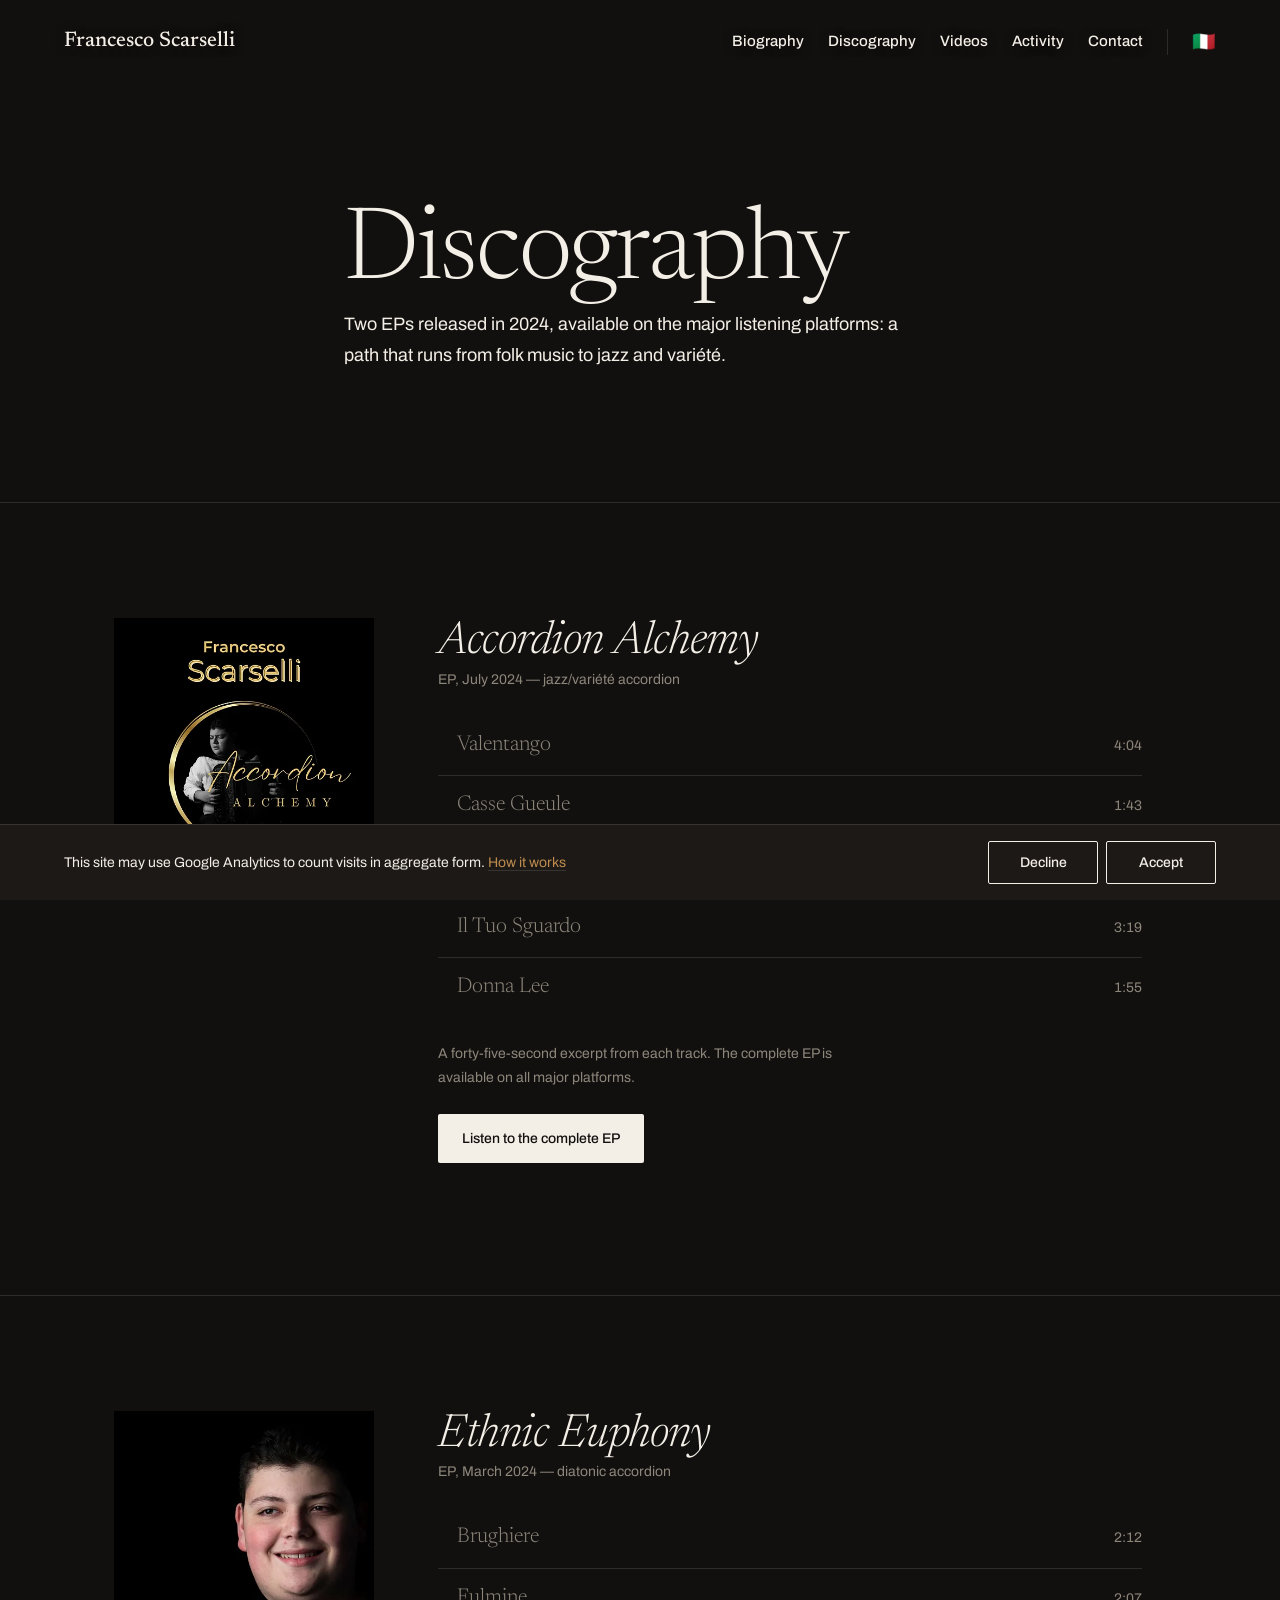
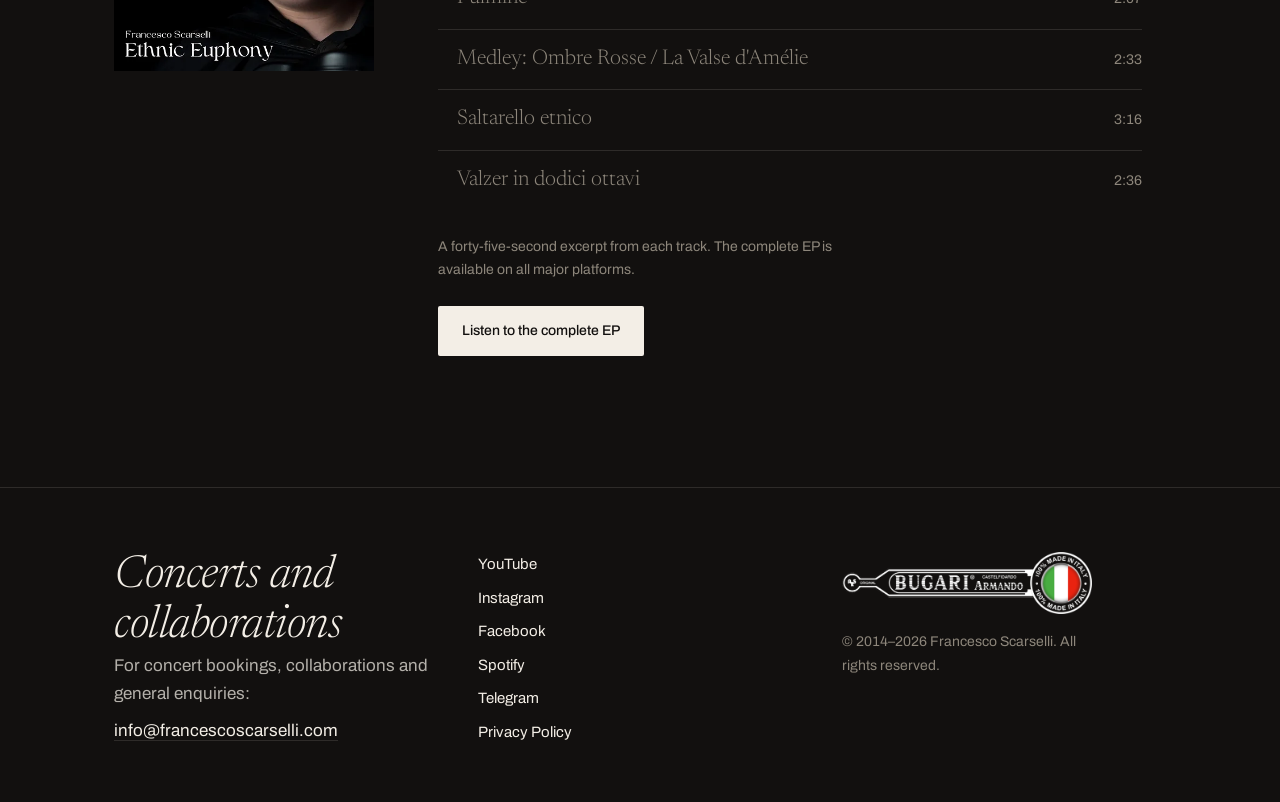
<file: en/discography.html>
<!doctype html>
<html lang="en">
<head>
<meta charset="utf-8">
<meta name="viewport" content="width=device-width, initial-scale=1">
<title>Discography — Francesco Scarselli</title>
<meta name="description" content="Discover the discography of Francesco Scarselli: folk music, jazz and variété, tracklists and listening platforms.">
<link rel="canonical" href="https://francescoscarselli.com/en/discography">
<link rel="alternate" hreflang="it" href="https://francescoscarselli.com/discografia">
<link rel="alternate" hreflang="en" href="https://francescoscarselli.com/en/discography">
<link rel="alternate" hreflang="x-default" href="https://francescoscarselli.com/discografia">
<link rel="preload" href="../assets/fonts/archivo-400.woff2" as="font" type="font/woff2" crossorigin>
<link rel="preload" href="../assets/fonts/newsreader-300.woff2" as="font" type="font/woff2" crossorigin>
<link rel="preload" href="../assets/fonts/newsreader-500.woff2" as="font" type="font/woff2" crossorigin>
<link rel="preload" href="../assets/fonts/newsreader-300-italic.woff2" as="font" type="font/woff2" crossorigin>
<link rel="preload" href="../assets/fonts/archivo-500.woff2" as="font" type="font/woff2" crossorigin>
<link rel="icon" href="../favicon.png" type="image/png" sizes="128x128">
<link rel="apple-touch-icon" href="../apple-touch-icon.png">
<meta property="og:type" content="website">
<meta property="og:site_name" content="Francesco Scarselli">
<meta property="og:locale" content="en_GB">
<meta property="og:title" content="Discography — Francesco Scarselli">
<meta property="og:description" content="Discover the discography of Francesco Scarselli: folk music, jazz and variété, tracklists and listening platforms.">
<meta property="og:image" content="https://francescoscarselli.com/assets/img/ritratto-apertura-1280.jpg">
<meta property="og:url" content="https://francescoscarselli.com/en/discography">
<meta name="twitter:card" content="summary_large_image">
<link rel="stylesheet" href="../assets/css/site.css?v=fb05acfe">
</head>
<body>
<a class="salta" href="#principale">Skip to content</a>
<header class="testata">
  <a class="testata-nome" href="./">Francesco Scarselli</a>
  <nav class="testata-voci" aria-label="Site sections">
    <a href="biography">Biography</a>
    <a href="discography">Discography</a>
    <a href="videos">Videos</a>
    <a href="./#attivita">Activity</a>
    <a href="#contatti">Contact</a>
  </nav>
  <a class="testata-lingua" href="../discografia" hreflang="it" lang="it" aria-label="Switch to Italian" title="Italiano">🇮🇹</a>
</header>
<main id="principale">
<section class="sezione">
  <div class="contenitore stretto">
    <h1>Discography</h1>
    <p>Two EPs released in 2024, available on the major listening platforms: a path that runs from folk music to jazz and variété.</p>
  </div>
</section>
<section class="disco sezione" data-disco="Accordion Alchemy">
  <div class="contenitore disco-griglia">
    <picture class="copertina">
      <source type="image/webp" srcset="../assets/img/cover-accordion-alchemy-480.webp 480w, ../assets/img/cover-accordion-alchemy-640.webp 640w" sizes="(max-width: 720px) 220px, 260px">
      <img src="../assets/img/cover-accordion-alchemy-640.jpg" width="640" height="640" loading="lazy" alt="Accordion Alchemy cover">
    </picture>
    <div>
      <h2>Accordion Alchemy</h2>
      <p class="minuto">EP, July 2024 — jazz/variété accordion</p>
      <ol class="tracce">
        <li><button type="button" data-src="../assets/audio/valentango.mp3" data-duration="244"><span class="traccia-titolo">Valentango</span><span class="minuto">4:04</span></button></li>
        <li><button type="button" data-src="../assets/audio/casse-gueule.mp3" data-duration="103"><span class="traccia-titolo">Casse Gueule</span><span class="minuto">1:43</span></button></li>
        <li><button type="button" data-src="../assets/audio/tico-tico-no-fuba.mp3" data-duration="207"><span class="traccia-titolo">Tico Tico No Fubá</span><span class="minuto">3:27</span></button></li>
        <li><button type="button" data-src="../assets/audio/il-tuo-sguardo.mp3" data-duration="199"><span class="traccia-titolo">Il Tuo Sguardo</span><span class="minuto">3:19</span></button></li>
        <li><button type="button" data-src="../assets/audio/donna-lee.mp3" data-duration="115"><span class="traccia-titolo">Donna Lee</span><span class="minuto">1:55</span></button></li>
      </ol>
      <p class="nota-audio minuto">A forty-five-second excerpt from each track. The complete EP is available on all major platforms.</p>
      <p class="azioni"><a class="bottone" href="https://push.fm/fl/accordionalchemy" target="_blank">Listen to the complete EP</a></p>
    </div>
  </div>
</section>
<section class="disco sezione" data-disco="Ethnic Euphony">
  <div class="contenitore disco-griglia">
    <picture class="copertina">
      <source type="image/webp" srcset="../assets/img/cover-ethnic-euphony-480.webp 480w, ../assets/img/cover-ethnic-euphony-640.webp 640w" sizes="(max-width: 720px) 220px, 260px">
      <img src="../assets/img/cover-ethnic-euphony-640.jpg" width="640" height="640" loading="lazy" alt="Ethnic Euphony cover">
    </picture>
    <div>
      <h2>Ethnic Euphony</h2>
      <p class="minuto">EP, March 2024 — diatonic accordion</p>
      <ol class="tracce">
        <li><button type="button" data-src="../assets/audio/brughiere.mp3" data-duration="132"><span class="traccia-titolo">Brughiere</span><span class="minuto">2:12</span></button></li>
        <li><button type="button" data-src="../assets/audio/fulmine.mp3" data-duration="127"><span class="traccia-titolo">Fulmine</span><span class="minuto">2:07</span></button></li>
        <li><button type="button" data-src="../assets/audio/medley.mp3" data-duration="153"><span class="traccia-titolo">Medley: Ombre Rosse / La Valse d'Amélie</span><span class="minuto">2:33</span></button></li>
        <li><button type="button" data-src="../assets/audio/saltarello.mp3" data-duration="196"><span class="traccia-titolo">Saltarello etnico</span><span class="minuto">3:16</span></button></li>
        <li><button type="button" data-src="../assets/audio/valzer.mp3" data-duration="156"><span class="traccia-titolo">Valzer in dodici ottavi</span><span class="minuto">2:36</span></button></li>
      </ol>
      <p class="nota-audio minuto">A forty-five-second excerpt from each track. The complete EP is available on all major platforms.</p>
      <p class="azioni"><a class="bottone" href="https://push.fm/fl/ethniceuphony" target="_blank">Listen to the complete EP</a></p>
    </div>
  </div>
</section>
</main>
<footer class="piede" id="contatti">
  <div class="contenitore piede-griglia">
    <div>
      <h2>Concerts and collaborations</h2>
      <p class="piede-invito">For concert bookings, collaborations and general enquiries:</p>
      <p><a href="mailto:info@francescoscarselli.com">info@francescoscarselli.com</a></p>
    </div>
    <nav aria-label="Social profiles">
      <a href="https://youtube.com/@francescoscarselli" target="_blank">YouTube</a>
      <a href="https://instagram.com/francesco_scarselli" target="_blank">Instagram</a>
      <a href="https://facebook.com/francescoscarselli.official" target="_blank">Facebook</a>
      <a href="https://open.spotify.com/artist/1GVGCBt9BLbeAoKMVGDyLu" target="_blank">Spotify</a>
      <a href="https://t.me/francescoscarselli" target="_blank">Telegram</a>
      <a href="privacy">Privacy Policy</a>
    </nav>
    <div class="piede-chiusura">
      <p class="marchio"><img src="../assets/img/marchi/bugari-armando.png?v=1f109468" width="620" height="153" loading="lazy" alt="Bugari Armando Accordions, Castelfidardo"></p>
      <p class="minuto piede-nota">&copy; 2014–2026 Francesco Scarselli. All rights reserved.</p>
    </div>
  </div>
</footer>
<script type="module" src="../assets/js/player.js?v=7bae52b1"></script>
<script type="module" src="../assets/js/nav.js?v=cbcdaef7"></script>
<script type="module" src="../assets/js/video.js?v=ce2b195b"></script>
<script type="module" src="../assets/js/consenso.js?v=8397af10"></script>
</body>
</html>
</file>
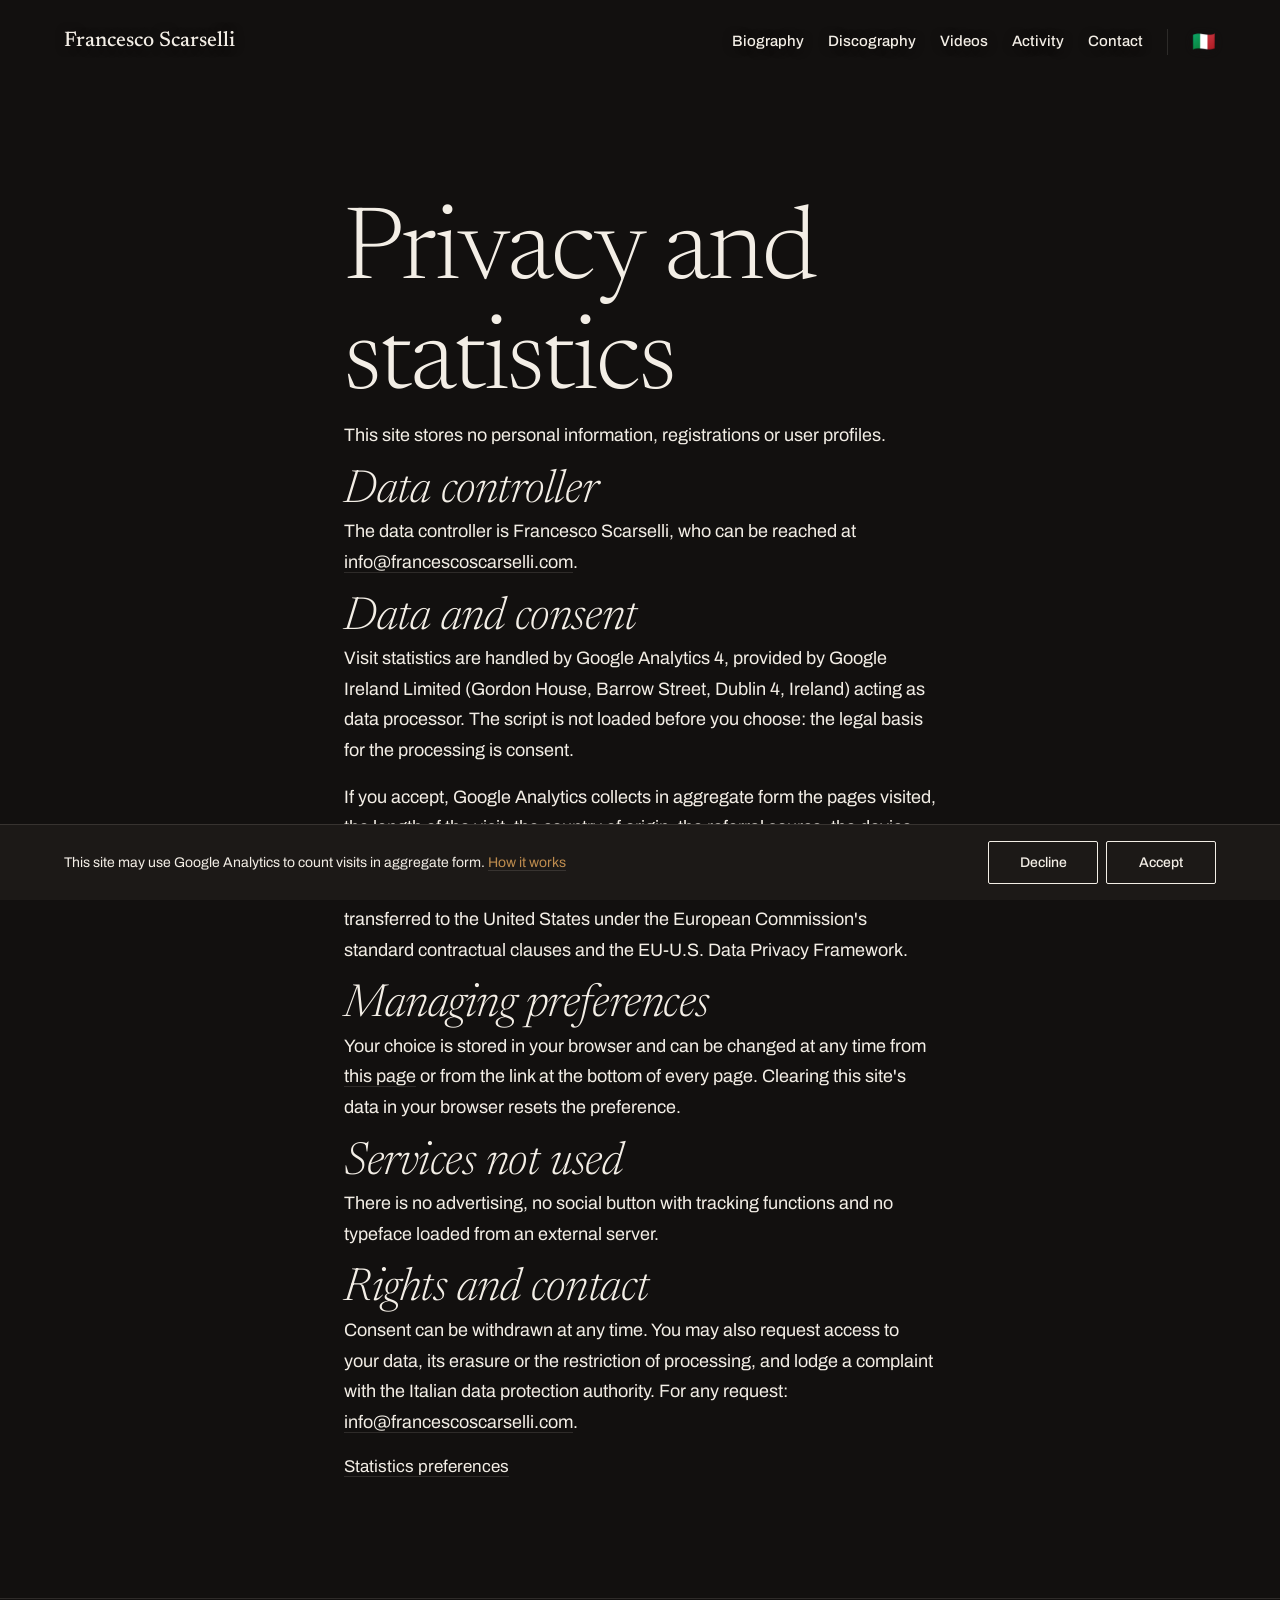
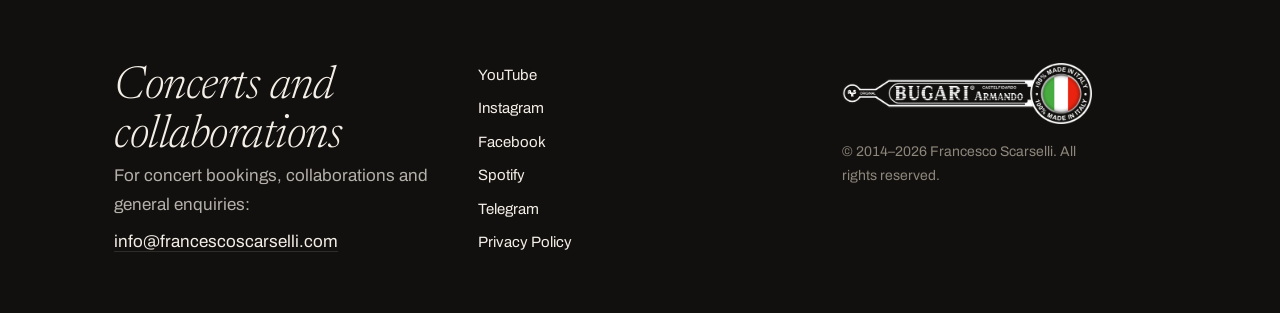
<file: en/privacy.html>
<!doctype html>
<html lang="en">
<head>
<meta charset="utf-8">
<meta name="viewport" content="width=device-width, initial-scale=1">
<title>Privacy and statistics — Francesco Scarselli</title>
<meta name="description" content="Privacy notice for francescoscarselli.com: Google Analytics, legal basis, data collected and how to manage statistics preferences.">
<link rel="canonical" href="https://francescoscarselli.com/en/privacy">
<link rel="alternate" hreflang="it" href="https://francescoscarselli.com/privacy">
<link rel="alternate" hreflang="en" href="https://francescoscarselli.com/en/privacy">
<link rel="alternate" hreflang="x-default" href="https://francescoscarselli.com/privacy">
<link rel="icon" href="../favicon.png" type="image/png" sizes="128x128">
<link rel="apple-touch-icon" href="../apple-touch-icon.png">
<link rel="preload" href="../assets/fonts/archivo-400.woff2" as="font" type="font/woff2" crossorigin>
<link rel="preload" href="../assets/fonts/newsreader-300.woff2" as="font" type="font/woff2" crossorigin>
<link rel="preload" href="../assets/fonts/newsreader-500.woff2" as="font" type="font/woff2" crossorigin>
<link rel="preload" href="../assets/fonts/newsreader-300-italic.woff2" as="font" type="font/woff2" crossorigin>
<link rel="preload" href="../assets/fonts/archivo-500.woff2" as="font" type="font/woff2" crossorigin>
<meta property="og:type" content="website">
<meta property="og:site_name" content="Francesco Scarselli">
<meta property="og:locale" content="en_GB">
<meta property="og:title" content="Privacy and statistics — Francesco Scarselli">
<meta property="og:description" content="Privacy notice for francescoscarselli.com: Google Analytics, legal basis, data collected and how to manage statistics preferences.">
<meta property="og:image" content="https://francescoscarselli.com/assets/img/ritratto-apertura-1280.jpg">
<meta property="og:url" content="https://francescoscarselli.com/en/privacy">
<meta name="twitter:card" content="summary_large_image">
<link rel="stylesheet" href="../assets/css/site.css?v=fb05acfe">
</head>
<body>
<a class="salta" href="#principale">Skip to content</a>
<header class="testata">
  <a class="testata-nome" href="./">Francesco Scarselli</a>
  <nav class="testata-voci" aria-label="Site sections">
    <a href="biography">Biography</a>
    <a href="discography">Discography</a>
    <a href="videos">Videos</a>
    <a href="./#attivita">Activity</a>
    <a href="#contatti">Contact</a>
  </nav>
  <a class="testata-lingua" href="../" hreflang="it" lang="it" aria-label="Switch to Italian" title="Italiano">🇮🇹</a>
</header>
<main id="principale">
<section class="sezione">
  <div class="contenitore stretto">
    <h1>Privacy and statistics</h1>

    <p>This site stores no personal information, registrations or user profiles.</p>

    <h2>Data controller</h2>
    <p>The data controller is Francesco Scarselli, who can be reached at <a href="mailto:info@francescoscarselli.com">info@francescoscarselli.com</a>.</p>

    <h2>Data and consent</h2>
    <p>Visit statistics are handled by Google Analytics 4, provided by Google Ireland Limited (Gordon House, Barrow Street, Dublin 4, Ireland) acting as data processor. The script is not loaded before you choose: the legal basis for the processing is consent.</p>
    <p>If you accept, Google Analytics collects in aggregate form the pages visited, the length of the visit, the country of origin, the referral source, the device and the browser. The IP address is anonymised. Google retains the data for the period set on the property, up to fourteen months, and it may be transferred to the United States under the European Commission's standard contractual clauses and the EU-U.S. Data Privacy Framework.</p>

    <h2>Managing preferences</h2>
    <p>Your choice is stored in your browser and can be changed at any time from <a href="#" data-preferenze>this page</a> or from the link at the bottom of every page. Clearing this site's data in your browser resets the preference.</p>

    <h2>Services not used</h2>
    <p>There is no advertising, no social button with tracking functions and no typeface loaded from an external server.</p>

    <h2>Rights and contact</h2>
    <p>Consent can be withdrawn at any time. You may also request access to your data, its erasure or the restriction of processing, and lodge a complaint with the Italian data protection authority. For any request: <a href="mailto:info@francescoscarselli.com">info@francescoscarselli.com</a>.</p>
    <a href="#" data-preferenze>Statistics preferences</a>
  </div>
</section>
</main>
<footer class="piede" id="contatti">
  <div class="contenitore piede-griglia">
    <div>
      <h2>Concerts and collaborations</h2>
      <p class="piede-invito">For concert bookings, collaborations and general enquiries:</p>
      <p><a href="mailto:info@francescoscarselli.com">info@francescoscarselli.com</a></p>
    </div>
    <nav aria-label="Social profiles">
      <a href="https://youtube.com/@francescoscarselli" target="_blank">YouTube</a>
      <a href="https://instagram.com/francesco_scarselli" target="_blank">Instagram</a>
      <a href="https://facebook.com/francescoscarselli.official" target="_blank">Facebook</a>
      <a href="https://open.spotify.com/artist/1GVGCBt9BLbeAoKMVGDyLu" target="_blank">Spotify</a>
      <a href="https://t.me/francescoscarselli" target="_blank">Telegram</a>
      <a href="privacy">Privacy Policy</a>
    </nav>
    <div class="piede-chiusura">
      <p class="marchio"><img src="../assets/img/marchi/bugari-armando.png?v=1f109468" width="620" height="153" loading="lazy" alt="Bugari Armando Accordions, Castelfidardo"></p>
      <p class="minuto piede-nota">&copy; 2014–2026 Francesco Scarselli. All rights reserved.</p>
    </div>
  </div>
</footer>
<script type="module" src="../assets/js/player.js?v=7bae52b1"></script>
<script type="module" src="../assets/js/nav.js?v=cbcdaef7"></script>
<script type="module" src="../assets/js/video.js?v=ce2b195b"></script>
<script type="module" src="../assets/js/consenso.js?v=8397af10"></script>
</body>
</html>
</file>
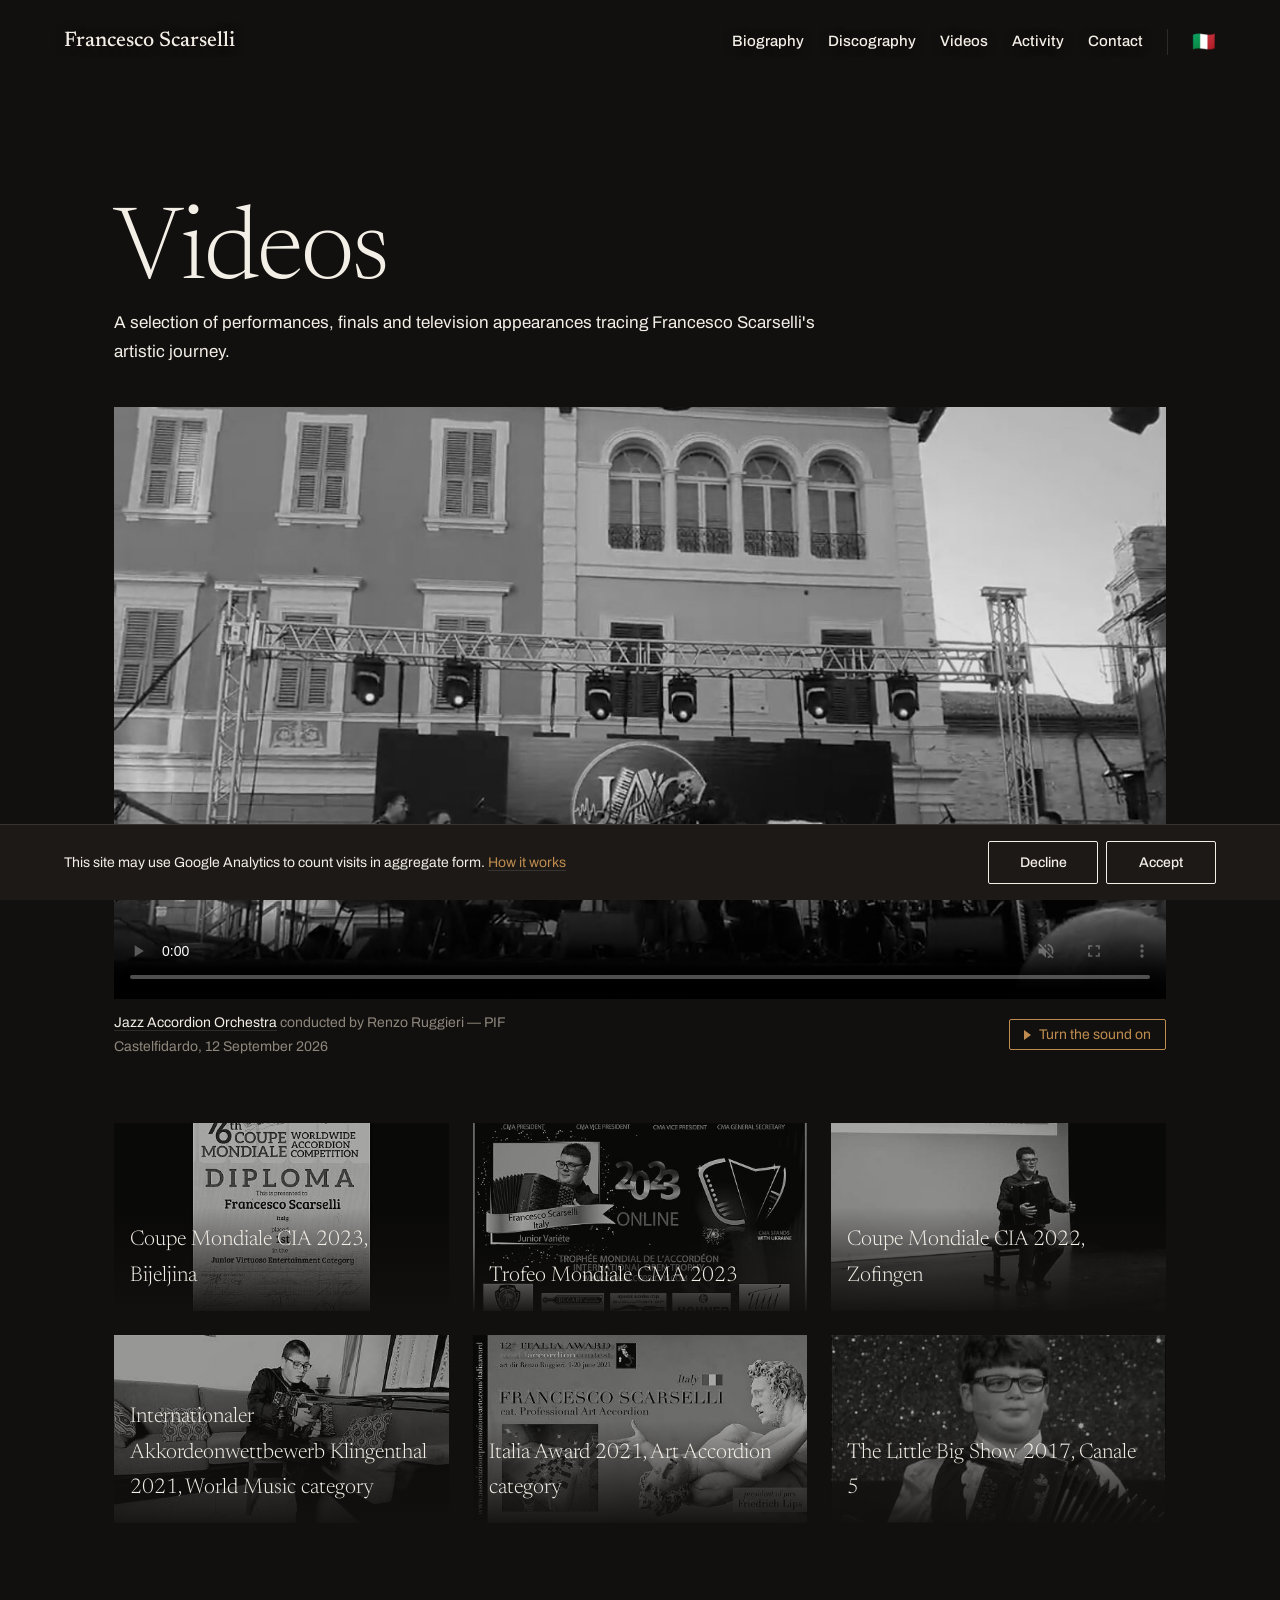
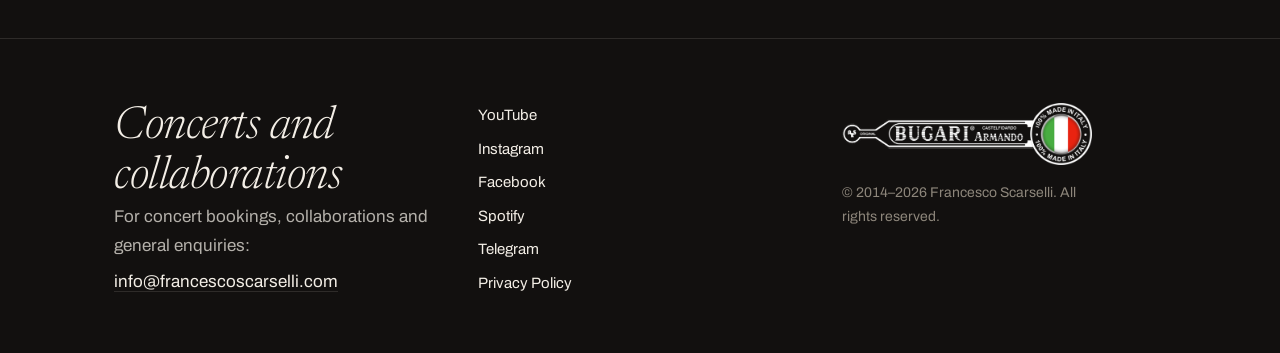
<file: en/videos.html>
<!doctype html>
<html lang="en">
<head>
<meta charset="utf-8">
<meta name="viewport" content="width=device-width, initial-scale=1">
<title>Videos — Francesco Scarselli</title>
<meta name="description" content="Francesco Scarselli performing across international competitions, concerts and television appearances.">
<link rel="canonical" href="https://francescoscarselli.com/en/videos">
<link rel="alternate" hreflang="it" href="https://francescoscarselli.com/video">
<link rel="alternate" hreflang="en" href="https://francescoscarselli.com/en/videos">
<link rel="alternate" hreflang="x-default" href="https://francescoscarselli.com/video">
<link rel="preload" href="../assets/fonts/archivo-400.woff2" as="font" type="font/woff2" crossorigin>
<link rel="preload" href="../assets/fonts/newsreader-300.woff2" as="font" type="font/woff2" crossorigin>
<link rel="preload" href="../assets/fonts/newsreader-500.woff2" as="font" type="font/woff2" crossorigin>
<link rel="preload" href="../assets/fonts/newsreader-300-italic.woff2" as="font" type="font/woff2" crossorigin>
<link rel="preload" href="../assets/fonts/archivo-500.woff2" as="font" type="font/woff2" crossorigin>
<link rel="icon" href="../favicon.png" type="image/png" sizes="128x128">
<link rel="apple-touch-icon" href="../apple-touch-icon.png">
<meta property="og:type" content="website">
<meta property="og:site_name" content="Francesco Scarselli">
<meta property="og:locale" content="en_GB">
<meta property="og:title" content="Videos — Francesco Scarselli">
<meta property="og:description" content="Francesco Scarselli performing across international competitions, concerts and television appearances.">
<meta property="og:image" content="https://francescoscarselli.com/assets/img/ritratto-apertura-1280.jpg">
<meta property="og:url" content="https://francescoscarselli.com/en/videos">
<meta name="twitter:card" content="summary_large_image">
<link rel="stylesheet" href="../assets/css/site.css?v=fb05acfe">
</head>
<body>
<a class="salta" href="#principale">Skip to content</a>
<header class="testata">
  <a class="testata-nome" href="./">Francesco Scarselli</a>
  <nav class="testata-voci" aria-label="Site sections">
    <a href="biography">Biography</a>
    <a href="discography">Discography</a>
    <a href="videos">Videos</a>
    <a href="./#attivita">Activity</a>
    <a href="#contatti">Contact</a>
  </nav>
  <a class="testata-lingua" href="../video" hreflang="it" lang="it" aria-label="Switch to Italian" title="Italiano">🇮🇹</a>
</header>
<main id="principale">
<section class="sezione">
  <div class="contenitore">
    <h1>Videos</h1>
    <p class="stretto">A selection of performances, finals and television appearances tracing Francesco Scarselli's artistic journey.</p>
      <figure class="video-principale">
        <video controls autoplay muted playsinline preload="metadata" width="960" height="540" poster="../assets/img/poster-pif26.jpg">
          <source src="../assets/video/pif26-castelfidardo.mp4" type="video/mp4">
        </video>
        <div class="video-piede">
          <figcaption><a href="https://www.pifcastelfidardo.it/jazz-accordion-orchestra-j-a-o/" target="_blank">Jazz Accordion Orchestra</a> conducted by Renzo Ruggieri — PIF Castelfidardo, 12 September 2026</figcaption>
          <button type="button" class="avviso-audio">Turn the sound on</button>
        </div>
      </figure>
    <div class="video-griglia">
      <article class="video" data-youtube="wNmY6phedkM">
        <a href="https://www.youtube.com/watch?v=wNmY6phedkM">
          <img src="../assets/img/anteprima-wNmY6phedkM.jpg" width="480" height="360" loading="lazy" alt="">
          <span>Coupe Mondiale CIA 2023, Bijeljina</span>
        </a>
      </article>
      <article class="video" data-youtube="nItWr4bRE5w">
        <a href="https://www.youtube.com/watch?v=nItWr4bRE5w">
          <img src="../assets/img/anteprima-nItWr4bRE5w.jpg" width="480" height="360" loading="lazy" alt="">
          <span>Trofeo Mondiale CMA 2023</span>
        </a>
      </article>
      <article class="video" data-youtube="9_3DVBLFHDM">
        <a href="https://www.youtube.com/watch?v=9_3DVBLFHDM">
          <img src="../assets/img/anteprima-9_3DVBLFHDM.jpg" width="480" height="360" loading="lazy" alt="">
          <span>Coupe Mondiale CIA 2022, Zofingen</span>
        </a>
      </article>
      <article class="video" data-youtube="V4fj6u4a1Xk">
        <a href="https://www.youtube.com/watch?v=V4fj6u4a1Xk">
          <img src="../assets/img/anteprima-V4fj6u4a1Xk.jpg" width="480" height="360" loading="lazy" alt="">
          <span>Internationaler Akkordeonwettbewerb Klingenthal 2021, World Music category</span>
        </a>
      </article>
      <article class="video" data-youtube="yHlH9gmoqvM">
        <a href="https://www.youtube.com/watch?v=yHlH9gmoqvM">
          <img src="../assets/img/anteprima-yHlH9gmoqvM.jpg" width="480" height="360" loading="lazy" alt="">
          <span>Italia Award 2021, Art Accordion category</span>
        </a>
      </article>
      <article class="video" data-youtube="JSx6WIDge94">
        <a href="https://www.youtube.com/watch?v=JSx6WIDge94">
          <img src="../assets/img/anteprima-JSx6WIDge94.jpg" width="480" height="360" loading="lazy" alt="">
          <span>The Little Big Show 2017, Canale 5</span>
        </a>
      </article>
    </div>
  </div>
</section>
</main>
<footer class="piede" id="contatti">
  <div class="contenitore piede-griglia">
    <div>
      <h2>Concerts and collaborations</h2>
      <p class="piede-invito">For concert bookings, collaborations and general enquiries:</p>
      <p><a href="mailto:info@francescoscarselli.com">info@francescoscarselli.com</a></p>
    </div>
    <nav aria-label="Social profiles">
      <a href="https://youtube.com/@francescoscarselli" target="_blank">YouTube</a>
      <a href="https://instagram.com/francesco_scarselli" target="_blank">Instagram</a>
      <a href="https://facebook.com/francescoscarselli.official" target="_blank">Facebook</a>
      <a href="https://open.spotify.com/artist/1GVGCBt9BLbeAoKMVGDyLu" target="_blank">Spotify</a>
      <a href="https://t.me/francescoscarselli" target="_blank">Telegram</a>
      <a href="privacy">Privacy Policy</a>
    </nav>
    <div class="piede-chiusura">
      <p class="marchio"><img src="../assets/img/marchi/bugari-armando.png?v=1f109468" width="620" height="153" loading="lazy" alt="Bugari Armando Accordions, Castelfidardo"></p>
      <p class="minuto piede-nota">&copy; 2014–2026 Francesco Scarselli. All rights reserved.</p>
    </div>
  </div>
</footer>
<script type="module" src="../assets/js/player.js?v=7bae52b1"></script>
<script type="module" src="../assets/js/nav.js?v=cbcdaef7"></script>
<script type="module" src="../assets/js/video.js?v=ce2b195b"></script>
<script type="module" src="../assets/js/consenso.js?v=8397af10"></script>
</body>
</html>
</file>
<file: assets/css/site.css>
@font-face {
  font-family: 'Newsreader';
  src: url('../fonts/newsreader-300.woff2') format('woff2');
  font-weight: 300;
  font-style: normal;
  font-display: block;
}
@font-face {
  font-family: 'Newsreader';
  src: url('../fonts/newsreader-300-italic.woff2') format('woff2');
  font-weight: 300;
  font-style: italic;
  font-display: block;
}
@font-face {
  font-family: 'Newsreader';
  src: url('../fonts/newsreader-500.woff2') format('woff2');
  font-weight: 500;
  font-style: normal;
  font-display: block;
}
@font-face {
  font-family: 'Instrument Serif';
  src: url('../fonts/instrument-serif.woff2') format('woff2');
  font-weight: 400;
  font-style: normal;
  font-display: block;
}
@font-face {
  font-family: 'Archivo';
  src: url('../fonts/archivo-400.woff2') format('woff2');
  font-weight: 400;
  font-style: normal;
  font-display: block;
}
@font-face {
  font-family: 'Archivo';
  src: url('../fonts/archivo-500.woff2') format('woff2');
  font-weight: 500;
  font-style: normal;
  font-display: block;
}

:root {
  --fondo: #12100F;
  --superficie: #1C1917;
  --testo: #F3EEE6;
  --secondario: #8D867B;
  --accento: #BE8C4E;
  --bordo: rgba(243, 238, 230, .12);

  --t1: 13px;
  --t2: 14px;
  --t3: 17px;
  --t4: 21px;
  --t5: 28px;
  --t6: clamp(30px, 4.4vw, 46px);
  --t7: clamp(44px, 8vw, 112px);

  --s1: 8px;
  --s2: 16px;
  --s3: 24px;
  --s4: 40px;
  --s5: 64px;
  --s6: 96px;
  --s7: 128px;

  --gronda: clamp(20px, 5vw, 64px);
  --titolo: 'Newsreader', Georgia, 'Times New Roman', serif;
  --corrente: 'Archivo', system-ui, -apple-system, 'Segoe UI', sans-serif;

  color-scheme: dark;
}

*, *::before, *::after { box-sizing: border-box; }

html {
  -webkit-text-size-adjust: 100%;
  overflow-x: clip;
  scroll-behavior: smooth;
}

body {
  margin: 0;
  background: var(--fondo);
  color: var(--testo);
  font-family: var(--corrente);
  font-size: var(--t3);
  line-height: 1.7;
}

h1, h2, h3 {
  font-family: var(--titolo);
  font-weight: 300;
  line-height: 1.08;
  text-wrap: balance;
  margin: 0;
}

h1 { font-size: var(--t7); letter-spacing: -.02em; }
h2 { font-size: var(--t6); font-style: italic; font-weight: 300; letter-spacing: -.01em; }
h3 { font-size: var(--t4); font-weight: 300; }

p { margin: 0 0 var(--s2); max-width: 66ch; }

a { color: var(--testo); text-decoration-color: var(--bordo); text-underline-offset: .22em; }
a:hover { text-decoration-color: var(--accento); }

:focus-visible {
  outline: 2px solid var(--accento);
  outline-offset: 3px;
  border-radius: 1px;
}

img { display: block; max-width: 100%; height: auto; }

.contenitore {
  width: 100%;
  max-width: 1180px;
  margin-inline: auto;
  padding-inline: var(--gronda);
}

.stretto { max-width: 720px; }
.stretto p { font-size: 18px; }

.sezione { padding-block: clamp(var(--s5), 9vw, var(--s7)); }
.sezione + .sezione { border-top: 1px solid var(--bordo); }

.minuto {
  font-size: var(--t2);
  color: var(--secondario);
  font-variant-numeric: tabular-nums;
}

.azioni { display: flex; flex-wrap: wrap; gap: var(--s2); margin-top: var(--s3); }
.apertura-testo .azioni .bottone { min-width: 11.5rem; text-align: center; }

.bottone {
  display: inline-block;
  padding: 13px var(--s3);
  background: var(--testo);
  color: var(--fondo);
  font-family: var(--corrente);
  font-size: var(--t2);
  font-weight: 500;
  text-decoration: none;
  border-radius: 2px;
}
.bottone.tenue { background: none; color: var(--testo); border: 1px solid var(--bordo); }

.salta {
  position: absolute;
  left: -9999px;
}
.salta:focus {
  left: var(--gronda);
  top: var(--s2);
  z-index: 60;
  background: var(--testo);
  color: var(--fondo);
  padding: var(--s1) var(--s2);
}

@media (prefers-reduced-motion: reduce) {
  html { scroll-behavior: auto; }
  *, *::before, *::after {
    animation-duration: .001ms !important;
    animation-iteration-count: 1 !important;
    transition-duration: .001ms !important;
  }
}

.testata {
  position: relative;
  z-index: 10;
  display: flex;
  align-items: center;
  gap: var(--s3);
  padding: var(--s3) var(--gronda);
}
.testata-nome {
  font-family: var(--titolo);
  font-size: var(--t4);
  font-weight: 500;
  text-decoration: none;
  margin-right: auto;
  text-shadow: 0 1px 10px rgba(18, 16, 15, .9);
  transform-origin: left center;
  transition: transform .18s ease, color .18s ease;
}
.testata-nome:hover { transform: scale(1.05); color: var(--accento); }
.testata-voci {
  display: flex;
  gap: var(--s3);
  padding-right: var(--s3);
  border-right: 1px solid var(--bordo);
}
.testata-voci a, .testata-lingua {
  font-size: 15px;
  font-weight: 500;
  color: var(--testo);
  text-decoration: none;
  text-shadow: 0 1px 10px rgba(18, 16, 15, .9);
}
.testata-voci a:hover, .testata-lingua:hover { color: var(--accento); }
.testata-lingua {
  font-size: 19px;
  line-height: 1;
  filter: saturate(.9);
  transition: transform .18s ease, filter .18s ease;
}
.testata-lingua:hover { transform: scale(1.12); filter: saturate(1.1); }

.apertura {
  position: relative;
  min-height: 78svh;
  display: flex;
  align-items: flex-end;
  margin-top: -84px;
  padding-top: 84px;
}
body:has(.apertura) .testata {
  position: absolute;
  inset-inline: 0;
  top: 0;
}
body:has(.apertura) .apertura {
  margin-top: 0;
  padding-top: calc(var(--altezza-testata, 110px) + var(--s3));
}
.apertura-foto { position: absolute; inset: 0 0 2px; }
.apertura-foto img {
  width: 100%;
  height: 100%;
  object-fit: cover;
  object-position: 62% 26%;
}
.apertura-velo {
  position: absolute;
  inset: 0;
  background:
    linear-gradient(172deg, rgba(18,16,15,.6) 0%, rgba(18,16,15,.2) 30%, rgba(18,16,15,.88) 74%, var(--fondo) 100%),
    linear-gradient(95deg, rgba(18,16,15,.92) 0%, rgba(18,16,15,.5) 36%, rgba(18,16,15,0) 64%);
}
.apertura-testo { position: relative; padding-bottom: clamp(var(--s4), 7vw, var(--s6)); }
.apertura-testo h1 {
  font-family: 'Instrument Serif', 'Newsreader', Georgia, serif;
  font-weight: 400;
  letter-spacing: -.012em;
}
.apertura-frase {
  font-family: var(--titolo);
  font-weight: 300;
  font-size: clamp(var(--t3), 2.1vw, 23px);
  line-height: 1.6;
  max-width: 44ch;
  margin-top: var(--s3);
  text-shadow: 0 1px 24px rgba(18,16,15,.85);
}

.disco-griglia {
  display: grid;
  grid-template-columns: minmax(180px, 260px) 1fr;
  gap: clamp(var(--s3), 5vw, var(--s5));
  align-items: start;
}
.copertina img { width: 100%; }

.tracce {
  list-style: none;
  margin: var(--s3) 0;
  padding: 0;
  max-width: 44rem;
}
.tracce li + li { border-top: 1px solid var(--bordo); }
.tracce button {
  display: flex;
  align-items: baseline;
  gap: var(--s2);
  width: 100%;
  padding: 12px 0;
  background: none;
  border: 0;
  color: var(--secondario);
  font: inherit;
  font-size: var(--t3);
  text-align: left;
  cursor: pointer;
}
.tracce .traccia-titolo { font-family: var(--titolo); font-size: var(--t4); font-weight: 300; }
.tracce .minuto { margin-left: auto; }
.tracce button:hover:not(:disabled) { color: var(--testo); }
.tracce button:disabled { cursor: default; }
.tracce .in-ascolto button { color: var(--testo); }
.tracce button { padding-left: 19px; }
.tracce .traccia-titolo { position: relative; }
.tracce .in-ascolto .traccia-titolo::before {
  content: '';
  position: absolute;
  left: -19px;
  top: 50%;
  width: 7px;
  height: 7px;
  margin-top: -3.5px;
  border-radius: 50%;
  background: var(--accento);
}
.nota-audio { max-width: 52ch; margin-top: var(--s2); }

.barra[hidden] { display: none; }
.barra {
  position: fixed;
  inset-inline: 0;
  bottom: 0;
  z-index: 50;
  display: flex;
  align-items: center;
  gap: var(--s2);
  height: 56px;
  padding-inline: var(--gronda);
  background: var(--superficie);
  border-top: 1px solid var(--bordo);
}
.barra-play {
  width: 30px;
  height: 30px;
  flex: none;
  border: 1px solid var(--accento);
  border-radius: 50%;
  background: none;
  cursor: pointer;
  position: relative;
}
.barra-play::before,
.barra-play::after {
  content: '';
  position: absolute;
  top: 50%;
  width: 3px;
  height: 11px;
  background: var(--accento);
  transform: translateY(-50%);
}
.barra-play::before { left: 10px; }
.barra-play::after { right: 10px; }
.barra.in-pausa .barra-play::before {
  left: 11px;
  width: 0;
  height: 0;
  background: none;
  border-left: 9px solid var(--accento);
  border-top: 6px solid transparent;
  border-bottom: 6px solid transparent;
}
.barra.in-pausa .barra-play::after { content: none; }
.barra-testo { display: flex; gap: var(--s2); align-items: center; min-width: 0; }
.barra-titolo {
  font-family: var(--titolo);
  font-size: var(--t3);
  font-weight: 300;
  line-height: 1;
  white-space: nowrap;
  overflow: hidden;
  text-overflow: ellipsis;
}
.barra-linea { flex: 1; height: 2px; background: var(--bordo); min-width: 60px; }
.barra-linea i {
  display: block;
  height: 100%;
  background: var(--accento);
  transform-origin: left;
  transform: scaleX(0);
}
.barra-chiudi {
  display: flex;
  align-items: center;
  justify-content: center;
  width: 44px;
  height: 44px;
  margin-right: -10px;
  flex: none;
  background: none;
  border: 0;
  color: var(--secondario);
  font-size: var(--t4);
  line-height: 1;
  cursor: pointer;
  padding: 0;
}
.barra-chiudi:hover { color: var(--testo); }
.barra-chiudi svg { width: 15px; height: 15px; }
.barra-tempo { line-height: 1; }

.ritratto-griglia {
  display: grid;
  grid-template-columns: 1fr 1fr;
  gap: clamp(var(--s3), 5vw, var(--s5));
  align-items: center;
}

.albo {
  list-style: none;
  margin: var(--s3) 0;
  padding: 0;
  max-width: 62rem;
}
.albo li {
  display: flex;
  gap: var(--s3);
  padding: 14px 0;
  border-top: 1px solid var(--bordo);
  font-family: var(--titolo);
  font-size: var(--t4);
  font-weight: 300;
}
.albo .minuto { flex: none; width: 4.5rem; font-family: var(--corrente); }

.diario { display: grid; gap: var(--s4); margin-top: var(--s3); }
.diario article {
  display: grid;
  grid-template-columns: 8rem 1fr;
  gap: var(--s3);
  padding-top: var(--s3);
  border-top: 1px solid var(--bordo);
}
.diario h3 { margin-bottom: var(--s1); }
.diario picture { display: block; margin-top: var(--s3); max-width: 26rem; }

.community p { max-width: 52ch; }

.piede {
  border-top: 1px solid var(--bordo);
  padding-block: var(--s5) var(--s4);
}
.piede-griglia {
  display: grid;
  grid-template-columns: repeat(auto-fit, minmax(230px, 1fr));
  gap: var(--s4);
  align-items: start;
}
.piede nav { display: flex; flex-direction: column; gap: var(--s1); }
.piede nav a { font-size: 15px; text-decoration: none; color: var(--testo); }
.piede nav a:hover { color: var(--accento); }
.piede-nota { max-width: 32ch; }
.piede-invito { max-width: 34ch; margin-bottom: var(--s1); color: rgba(243, 238, 230, .72); }

@media (max-width: 860px) {
  .ritratto-griglia { grid-template-columns: 1fr; }
}
@media (max-width: 720px) {
  .disco-griglia { grid-template-columns: 1fr; }
  .copertina { max-width: 220px; }
  .barra-tempo { display: none; }
}
@media (max-width: 640px) {
  .testata { flex-wrap: wrap; gap: var(--s2); padding-block: var(--s2); }
  .testata-voci {
    order: 3;
    width: 100%;
    flex-wrap: wrap;
    justify-content: space-between;
    column-gap: var(--s2);
    row-gap: 6px;
    padding-right: 0;
    border-right: 0;
  }


  .apertura { min-height: 82svh; }
  .apertura-foto img { object-position: 50% 12%; }
  .apertura-velo {
    background: linear-gradient(180deg, rgba(18,16,15,.72) 0%, rgba(18,16,15,.15) 26%, rgba(18,16,15,.72) 58%, rgba(18,16,15,.96) 82%, var(--fondo) 100%);
  }
  .apertura-frase { font-size: var(--t3); }

  .sezione { padding-block: var(--s4); }
  h2 { font-size: 30px; }

  .disco-griglia { grid-template-columns: 1fr; gap: var(--s2); }
  .copertina { max-width: 132px; }
  .tracce { margin-top: var(--s2); }
  .tracce button { padding: 10px 0; }
  .tracce .traccia-titolo { font-size: var(--t3); }

  .ritratto-griglia img { max-height: 260px; object-fit: cover; object-position: 50% 35%; }

  .albo { margin-block: var(--s2); }
  .albo li { flex-direction: column; gap: 0; font-size: 16px; padding: 11px 0; line-height: 1.45; }
  .albo .minuto { width: auto; font-size: var(--t1); }

  .diario { gap: var(--s3); }
  .diario article { grid-template-columns: 1fr; gap: 2px; padding-top: var(--s2); }
  .diario picture { margin-top: var(--s2); }
}

.video-griglia {
  display: grid;
  grid-template-columns: repeat(auto-fit, minmax(300px, 1fr));
  gap: var(--s3);
  margin-top: var(--s4);
}
.video { aspect-ratio: 16 / 9; background: var(--superficie); max-width: 100%; }
.video a {
  position: relative;
  display: block;
  width: 100%;
  height: 100%;
  color: var(--testo);
  text-decoration: none;
}
.video img { width: 100%; height: 100%; object-fit: cover; opacity: .72; }
.video a span {
  position: absolute;
  inset-inline: 0;
  bottom: 0;
  padding: var(--s2);
  font-family: var(--titolo);
  font-size: var(--t4);
  font-weight: 300;
  background: linear-gradient(transparent, rgba(18,16,15,.94));
}
.video a:hover img { opacity: .95; }
.video iframe { width: 100%; height: 100%; border: 0; display: block; }

.community-griglia {
  display: grid;
  grid-template-columns: minmax(120px, 190px) 1fr;
  gap: clamp(var(--s3), 4vw, var(--s5));
  align-items: center;
}
.logo-canale { width: 100%; height: auto; }

.marchio { margin: 0 0 var(--s2); }
.marchio img {
  width: 100%;
  max-width: 250px;
  height: auto;
}

.video-principale { margin: var(--s4) 0 var(--s5); }
.video-principale video {
  width: 100%;
  height: auto;
  display: block;
  background: var(--superficie);
  aspect-ratio: 16 / 9;
}
.video-principale .avviso-audio {
  display: inline-flex;
  align-items: center;
  gap: 8px;
  margin-top: 10px;
  padding: 7px 14px;
  font-family: var(--corrente);
  font-size: var(--t2);
  color: var(--accento);
  background: none;
  border: 1px solid var(--accento);
  border-radius: 2px;
  cursor: pointer;
}
.video-principale .avviso-audio::before {
  content: '';
  width: 0;
  height: 0;
  border-left: 7px solid currentColor;
  border-top: 5px solid transparent;
  border-bottom: 5px solid transparent;
}
.video-principale .avviso-audio:hover { background: var(--accento); color: var(--fondo); }
.video-principale figcaption {
  margin-top: 6px;
  font-size: var(--t2);
  color: var(--secondario);
  max-width: 60ch;
}

@media (max-width: 640px) {
  .community-griglia { grid-template-columns: 1fr; justify-items: start; }
  .logo-canale { max-width: 150px; }
}

.consenso[hidden] { display: none; }
.consenso {
  position: fixed;
  inset-inline: 0;
  bottom: 0;
  z-index: 60;
  padding: var(--s2) var(--gronda);
  background: var(--superficie);
  border-top: 1px solid var(--bordo);
}
.consenso-dentro {
  display: flex;
  flex-wrap: wrap;
  align-items: center;
  justify-content: space-between;
  gap: var(--s2) var(--s3);
  width: 100%;
  max-width: 1180px;
  margin-inline: auto;
}
.consenso p {
  margin: 0;
  flex: 1 1 22rem;
  font-size: var(--t2);
  line-height: 1.55;
  color: var(--testo);
  max-width: 68ch;
}
.consenso a { color: var(--accento); }
.consenso-azioni { display: flex; gap: var(--s1); flex: none; }
.consenso .bottone {
  cursor: pointer;
  font-family: var(--corrente);
  background: none;
  color: var(--testo);
  border: 1px solid var(--testo);
  min-width: 110px;
  text-align: center;
}
.consenso .bottone:hover {
  background: var(--accento);
  border-color: var(--accento);
  color: var(--fondo);
}

.barra { bottom: var(--spazio-banner, 0px); }

@media (max-width: 640px) {
  .consenso { padding-block: var(--s2); }
  .consenso-azioni { width: 100%; }
  .consenso-azioni .bottone { flex: 1; text-align: center; }
}

.ritratto-ampio { margin: 0; max-width: 70ch; }
.ritratto-ampio img { width: 100%; }
.ritratto-ampio figcaption {
  margin-top: 10px;
  font-size: var(--t2);
  color: var(--secondario);
}

@keyframes entra-titolo {
  from { opacity: 0; transform: translateY(14px); }
  to { opacity: 1; transform: translateY(0); }
}
@keyframes entra-velo {
  from { opacity: 0; }
  to { opacity: 1; }
}
@keyframes sale-barra {
  from { transform: translateY(100%); }
  to { transform: translateY(0); }
}
@keyframes scende-barra {
  from { transform: translateY(0); }
  to { transform: translateY(100%); }
}
@keyframes respira-pallino {
  0%, 100% { opacity: 1; transform: scale(1); }
  50% { opacity: .45; transform: scale(.8); }
}

.apertura-testo h1 { animation: entra-titolo .7s cubic-bezier(.2, .7, .3, 1) both; }
.apertura-frase { animation: entra-titolo .7s cubic-bezier(.2, .7, .3, 1) .12s both; }
.apertura-testo .azioni { animation: entra-titolo .7s cubic-bezier(.2, .7, .3, 1) .22s both; }
.apertura-foto { animation: entra-velo 1.1s ease-out both; }

body.gia-navigato .apertura-testo h1,
body.gia-navigato .apertura-frase,
body.gia-navigato .apertura-testo .azioni,
body.gia-navigato .apertura-foto { animation: none; }

.barra { animation: sale-barra .34s cubic-bezier(.2, .7, .3, 1) both; }
.barra.in-uscita {
  animation: scende-barra .3s cubic-bezier(.5, 0, .85, .4) both;
  pointer-events: none;
}
.tracce .in-ascolto .traccia-titolo::before { animation: respira-pallino 2.4s ease-in-out infinite; }

.testata-voci a { position: relative; }
.testata-voci a::after {
  content: '';
  position: absolute;
  left: 0;
  right: 0;
  bottom: -5px;
  height: 1px;
  background: var(--accento);
  transform: scaleX(0);
  transform-origin: left;
  transition: transform .22s ease;
}
.testata-voci a:hover::after,
.testata-voci a:focus-visible::after { transform: scaleX(1); }

.tracce button { transition: color .18s ease, padding-left .18s ease; }
.tracce button:hover:not(:disabled) { padding-left: 25px; }

.bottone { transition: background-color .2s ease, color .2s ease, border-color .2s ease; }
.bottone:hover { background: var(--accento); color: var(--fondo); border-color: var(--accento); }
.bottone.tenue:hover { background: var(--accento); color: var(--fondo); }

.video a img, .video-principale video { transition: opacity .25s ease; }
.video a:hover img { opacity: 1; }

.diario article, .albo li { transition: border-color .25s ease; }
.diario article:hover, .albo li:hover { border-top-color: rgba(190, 140, 78, .5); }

@media (prefers-reduced-motion: reduce) {
  .tracce .in-ascolto .traccia-titolo::before { animation: none; }
  .tracce button:hover:not(:disabled) { padding-left: 19px; }
}

.video-piede {
  display: flex;
  flex-wrap: wrap;
  align-items: center;
  justify-content: space-between;
  gap: var(--s2);
  margin-top: 12px;
}
.video-piede figcaption { margin-top: 0; }
.video-piede .avviso-audio { margin-top: 0; flex: none; }
@media (max-width: 640px) {
  .video-piede { flex-direction: column; align-items: flex-start; }
}

@media (max-width: 440px) {
  .testata-voci { column-gap: 12px; }
}
@media (max-width: 380px) {
  .testata-voci { column-gap: 10px; }
  .testata-voci a { font-size: 14px; }
}
</file>
